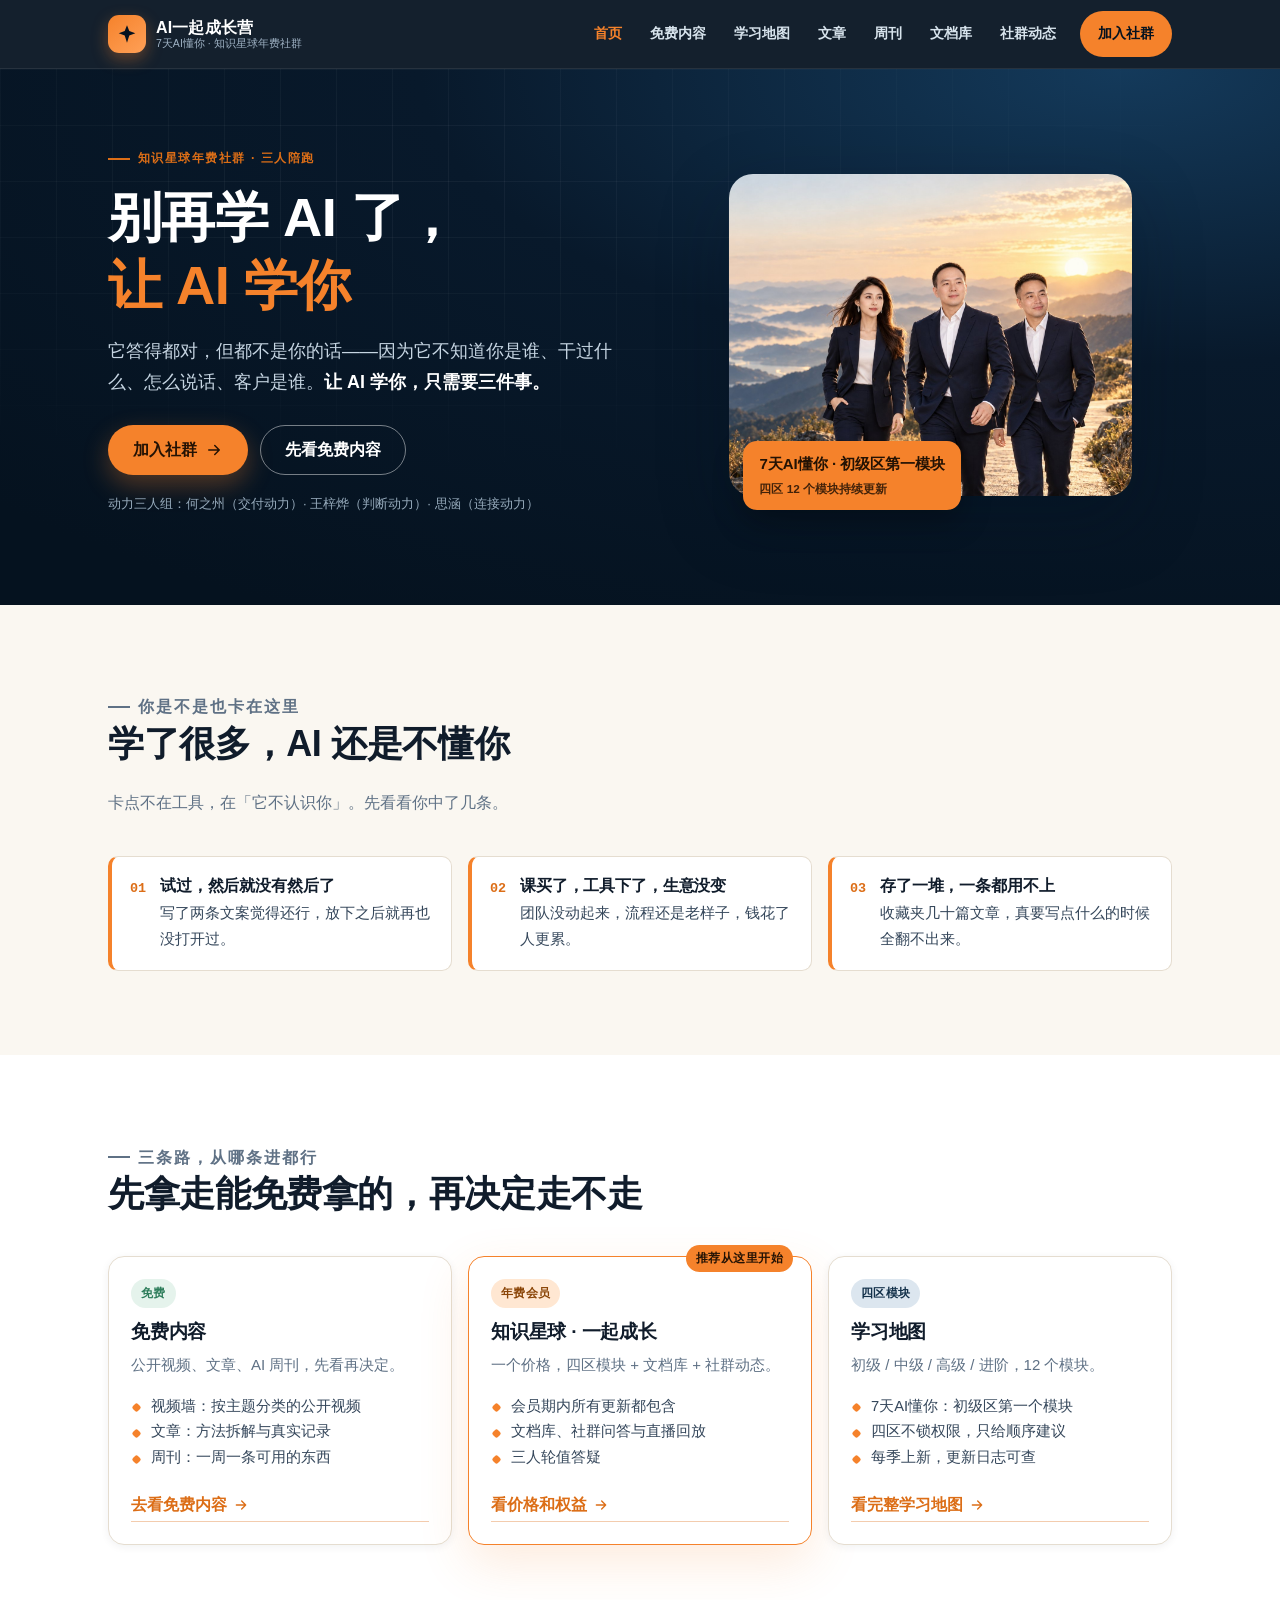
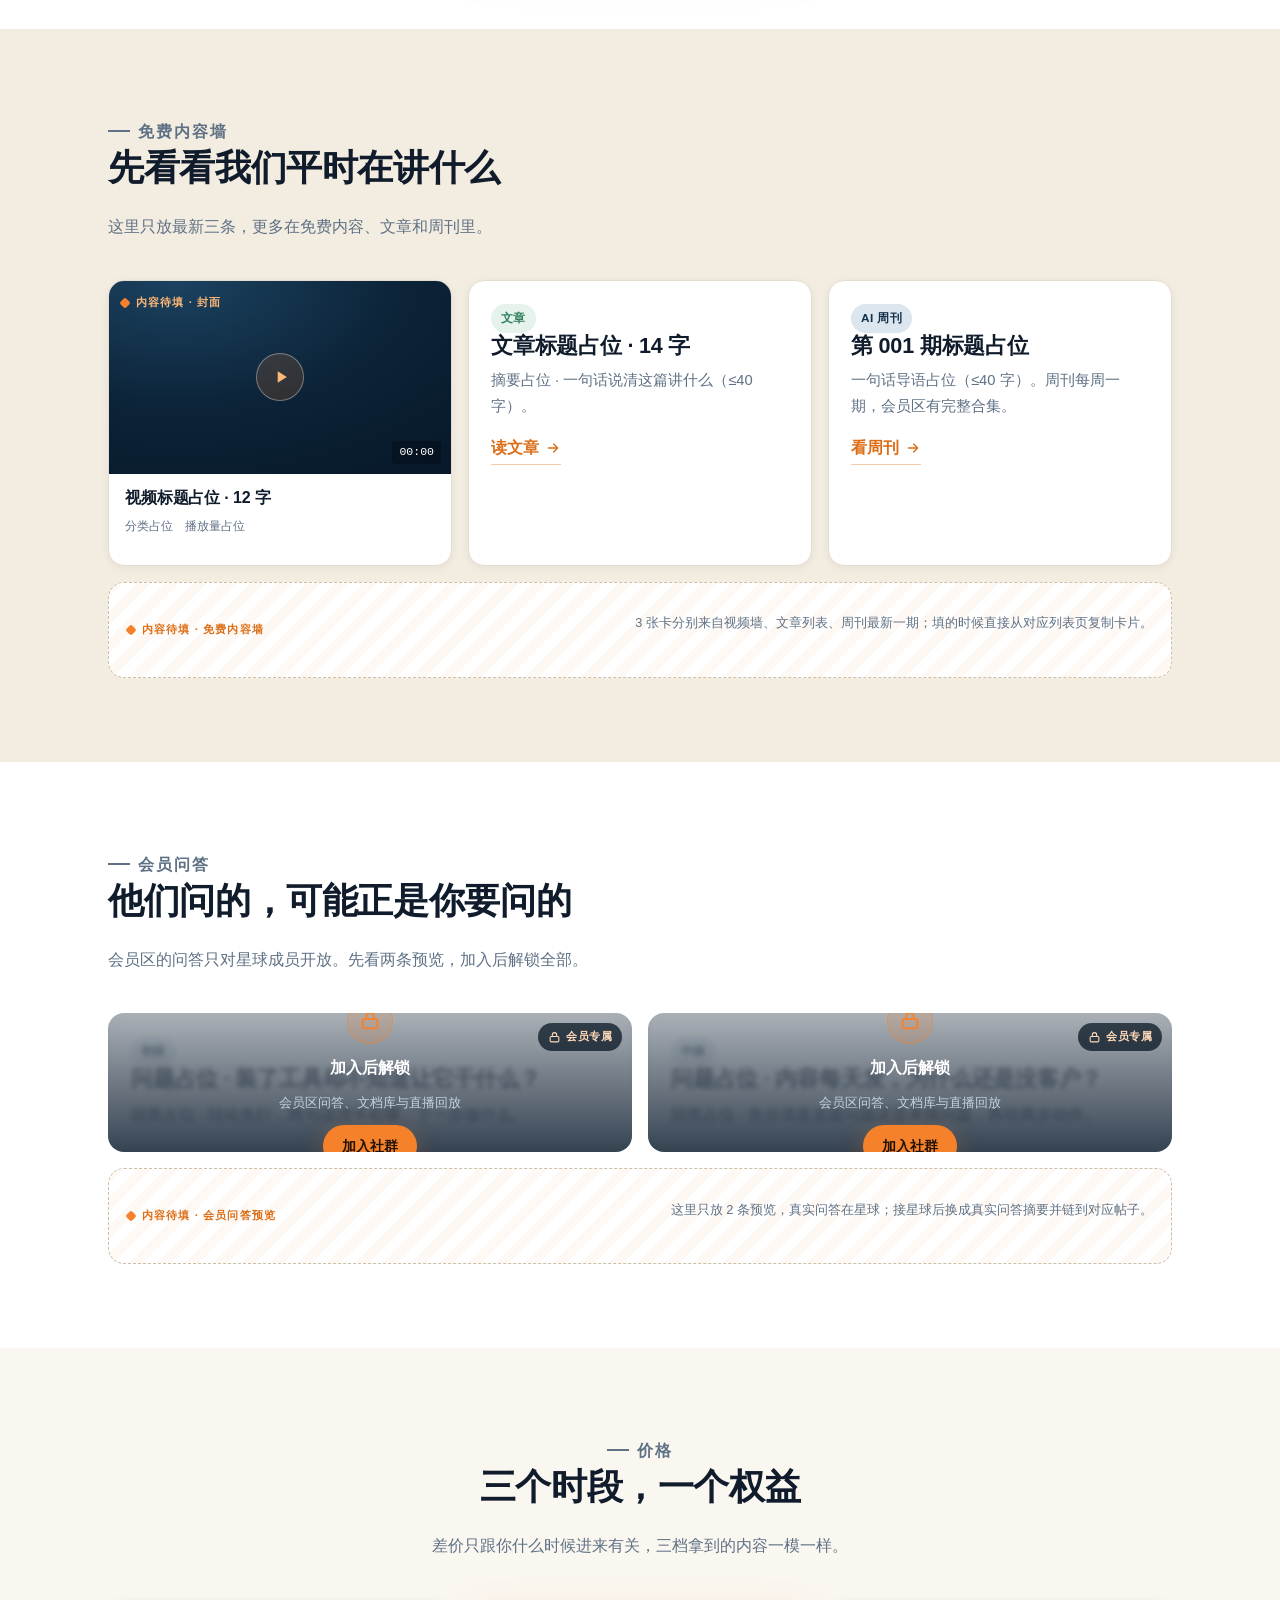
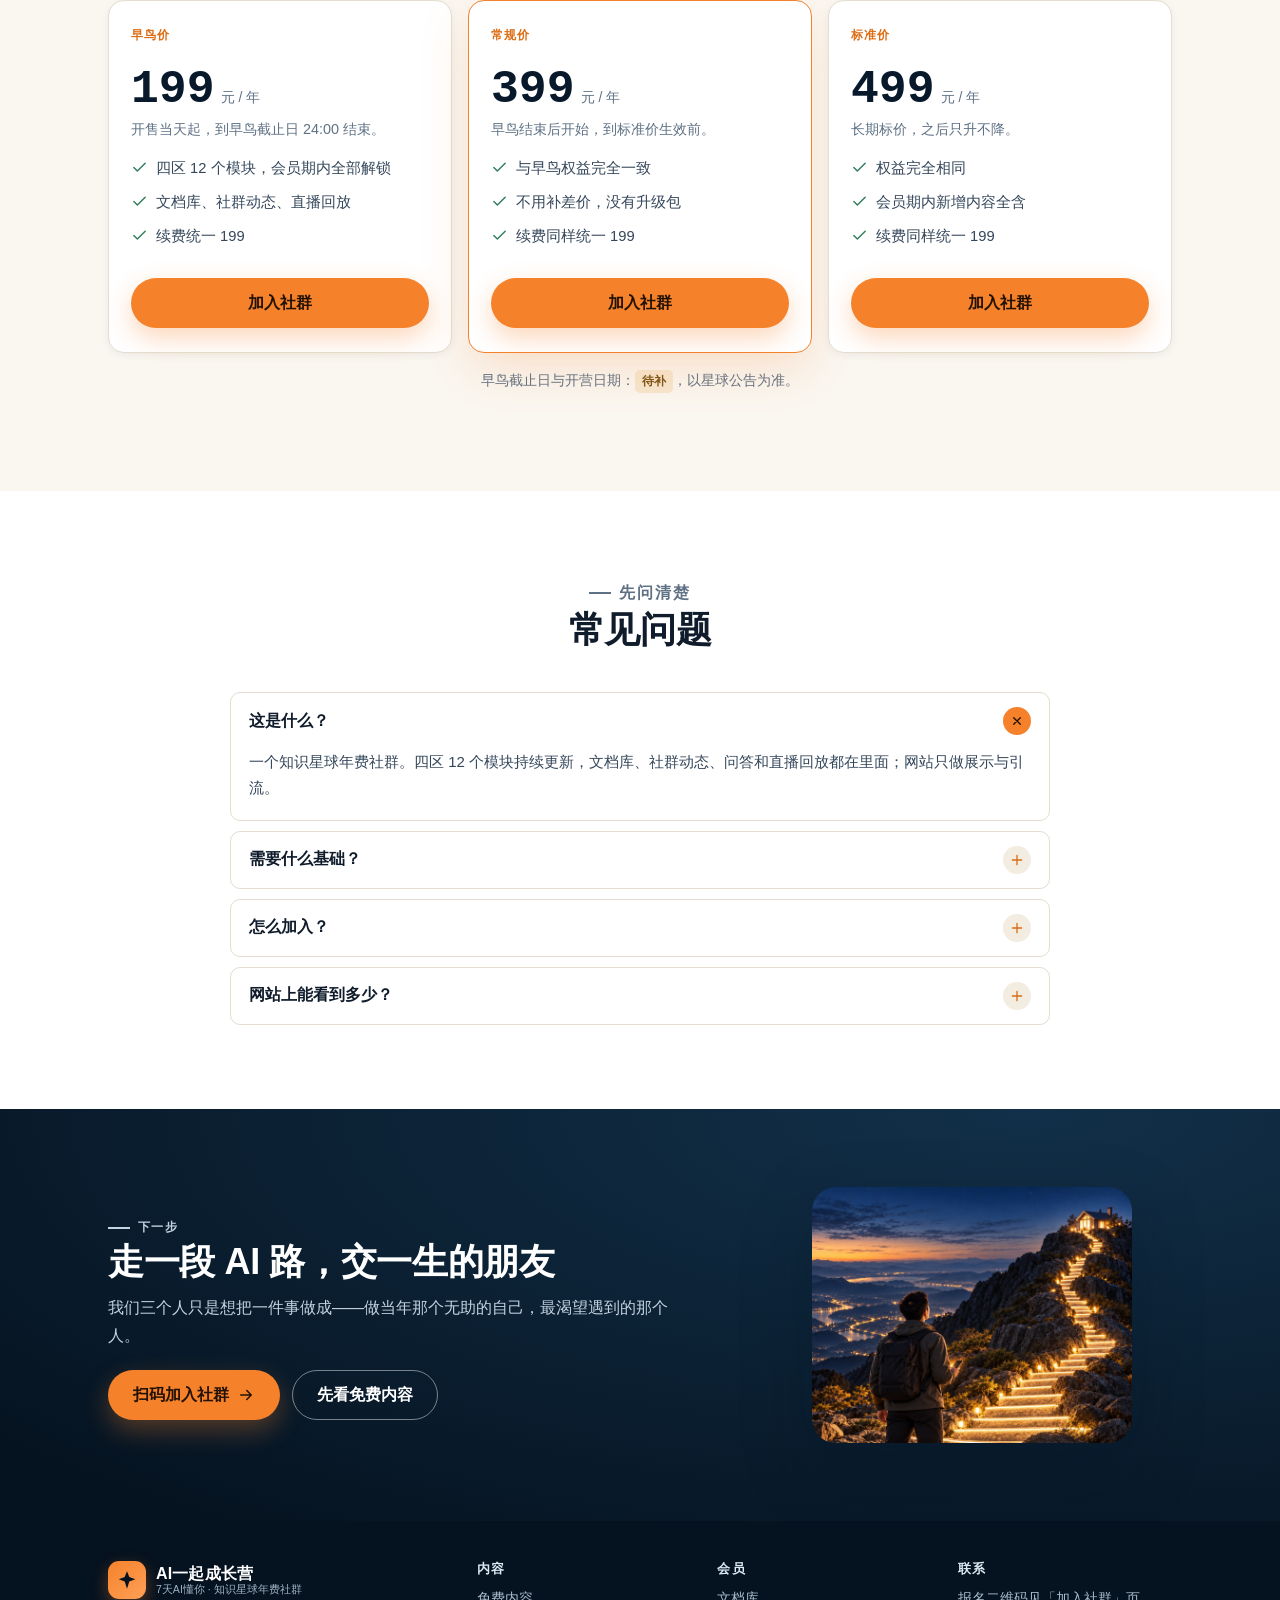
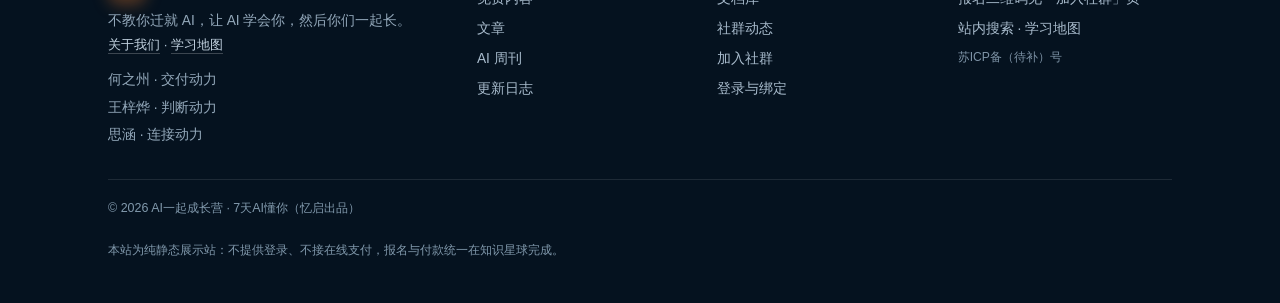
<file: index.html>
﻿<!DOCTYPE html>
<html lang="zh-CN">
<head>
<meta charset="utf-8">
<meta name="viewport" content="width=device-width, initial-scale=1">
<title>AI一起成长营｜别再学 AI 了，让 AI 学你</title>
<meta name="description" content="AI一起成长营：知识星球年费社群。三人陪跑，四区 12 个模块持续更新；免费内容、AI 周刊、文档库与社群动态都在这里。先看清楚，再决定要不要一起走。">
<link rel="canonical" href="https://hxtao1001.github.io/ai-together-site-preview/">
<meta name="theme-color" content="#08192B">
<meta property="og:type" content="website">
<meta property="og:site_name" content="AI一起成长营">
<meta property="og:title" content="AI一起成长营｜别再学 AI 了，让 AI 学你">
<meta property="og:description" content="不教你迁就 AI，让 AI 学会你，然后你们一起长。免费内容先看，年费会员再决定。">
<meta property="og:url" content="https://hxtao1001.github.io/ai-together-site-preview/">
<meta property="og:image" content="assets/img/hero-trio.jpg">
<meta property="og:image:alt" content="三个人沿着山间小路一起往上走">
<meta name="twitter:card" content="summary_large_image">
<link rel="icon" href="assets/img/favicon.svg" type="image/svg+xml">
<link rel="stylesheet" href="assets/css/style.css">
<noscript><style>.faq-a[hidden]{display:block}</style></noscript>
</head>
<body data-page="home">
<a class="skip-link" href="#main">跳到正文</a>

<header class="site-header">
  <div class="container header-inner">
    <a class="brand" href="index.html" aria-label="AI一起成长营 首页">
      <span class="brand-mark" aria-hidden="true">
        <svg viewBox="0 0 24 24" fill="currentColor"><path d="M12 2.4l2.5 6.3 6.6 2.4-6.6 2.4L12 21.6l-2.5-8.1L3 11.1l6.5-2.4L12 2.4z"/></svg>
      </span>
      <span class="brand-text">
        <strong>AI一起成长营</strong>
        <small>7天AI懂你 · 知识星球年费社群</small>
      </span>
    </a>
    <button class="nav-toggle" type="button" aria-expanded="false" aria-controls="site-nav" aria-label="打开导航菜单">
      <span></span><span></span><span></span>
    </button>
    <nav class="site-nav" id="site-nav" aria-label="主导航">
      <ul>
        <li><a href="index.html" data-nav="home">首页</a></li>
        <li><a href="videos.html" data-nav="videos">免费内容</a></li>
        <li><a href="roadmap.html" data-nav="roadmap">学习地图</a></li>
        <li><a href="articles.html" data-nav="articles">文章</a></li>
        <li><a href="weekly.html" data-nav="weekly">周刊</a></li>
        <li><a href="docs.html" data-nav="docs">文档库</a></li>
        <li><a href="feed.html" data-nav="feed">社群动态</a></li>
        <li><a class="nav-cta" href="join.html" data-nav="join">加入社群</a></li>
      </ul>
    </nav>
  </div>
</header>

<main id="main">

  <!-- Hero -->
  <section class="hero">
    <div class="container">
      <div class="hero-grid">
        <div>
          <p class="eyebrow">知识星球年费社群 · 三人陪跑</p>
          <h1>别再学 AI 了，<br><span class="hl">让 AI 学你</span></h1>
          <p class="hero-lead">它答得都对，但都不是你的话——因为它不知道你是谁、干过什么、怎么说话、客户是谁。<strong>让 AI 学你，只需要三件事。</strong></p>
          <div class="btn-row">
            <a class="btn btn--primary" href="join.html">加入社群
              <svg viewBox="0 0 24 24" fill="none" stroke="currentColor" stroke-width="2" stroke-linecap="round" stroke-linejoin="round" aria-hidden="true"><path d="M5 12h14M13 6l6 6-6 6"/></svg>
            </a>
            <a class="btn btn--outline" href="videos.html">先看免费内容</a>
          </div>
          <p class="hero-note">动力三人组：何之州（交付动力）· 王梓烨（判断动力）· 思涵（连接动力）</p>
        </div>
        <figure class="hero-figure">
          <img src="assets/img/hero-trio.jpg" width="1440" height="1080" fetchpriority="high" alt="三个人沿着山间小路一起往上走，前面是日出和云海">
          <figcaption class="hero-badge">
            <strong>7天AI懂你 · 初级区第一模块</strong>
            <span>四区 12 个模块持续更新</span>
          </figcaption>
        </figure>
      </div>
    </div>
  </section>

  <!-- 三类痛点 -->
  <section class="section section--cream">
    <div class="container">
      <div class="section-head">
        <p class="eyebrow">你是不是也卡在这里</p>
        <h2>学了很多，AI 还是不懂你</h2>
        <p>卡点不在工具，在「它不认识你」。先看看你中了几条。</p>
      </div>
      <!-- SLOT: 三类痛点卡 · 3 张；每张 = 小标题（≤12 字）+ 一句话（≤30 字） -->
      <div class="grid grid--3">
        <div class="pain">
          <span class="pain-num">01</span>
          <div>
            <h3>试过，然后就没有然后了</h3>
            <p>写了两条文案觉得还行，放下之后就再也没打开过。</p>
          </div>
        </div>
        <div class="pain">
          <span class="pain-num">02</span>
          <div>
            <h3>课买了，工具下了，生意没变</h3>
            <p>团队没动起来，流程还是老样子，钱花了人更累。</p>
          </div>
        </div>
        <div class="pain">
          <span class="pain-num">03</span>
          <div>
            <h3>存了一堆，一条都用不上</h3>
            <p>收藏夹几十篇文章，真要写点什么的时候全翻不出来。</p>
          </div>
        </div>
      </div>
    </div>
  </section>

  <!-- 三条路径 -->
  <section class="section section--white">
    <div class="container">
      <div class="section-head">
        <p class="eyebrow">三条路，从哪条进都行</p>
        <h2>先拿走能免费拿的，再决定走不走</h2>
      </div>
      <!-- SLOT: 三条路径卡 · 免费内容 / 年费会员 / 四区模块；CTA 分别指向 videos / join / roadmap -->
      <div class="grid grid--3">
        <div class="card path-card">
          <span class="tag tag--free">免费</span>
          <h3>免费内容</h3>
          <p class="path-desc">公开视频、文章、AI 周刊，先看再决定。</p>
          <ul>
            <li>视频墙：按主题分类的公开视频</li>
            <li>文章：方法拆解与真实记录</li>
            <li>周刊：一周一条可用的东西</li>
          </ul>
          <a class="text-link" href="videos.html">去看免费内容
            <svg viewBox="0 0 24 24" fill="none" stroke="currentColor" stroke-width="2" stroke-linecap="round" stroke-linejoin="round" aria-hidden="true"><path d="M5 12h14M13 6l6 6-6 6"/></svg>
          </a>
        </div>
        <div class="card path-card path-card--feature">
          <span class="path-flag">推荐从这里开始</span>
          <span class="tag">年费会员</span>
          <h3>知识星球 · 一起成长</h3>
          <p class="path-desc">一个价格，四区模块 + 文档库 + 社群动态。</p>
          <ul>
            <li>会员期内所有更新都包含</li>
            <li>文档库、社群问答与直播回放</li>
            <li>三人轮值答疑</li>
          </ul>
          <a class="text-link" href="join.html">看价格和权益
            <svg viewBox="0 0 24 24" fill="none" stroke="currentColor" stroke-width="2" stroke-linecap="round" stroke-linejoin="round" aria-hidden="true"><path d="M5 12h14M13 6l6 6-6 6"/></svg>
          </a>
        </div>
        <div class="card path-card">
          <span class="tag tag--navy">四区模块</span>
          <h3>学习地图</h3>
          <p class="path-desc">初级 / 中级 / 高级 / 进阶，12 个模块。</p>
          <ul>
            <li>7天AI懂你：初级区第一个模块</li>
            <li>四区不锁权限，只给顺序建议</li>
            <li>每季上新，更新日志可查</li>
          </ul>
          <a class="text-link" href="roadmap.html">看完整学习地图
            <svg viewBox="0 0 24 24" fill="none" stroke="currentColor" stroke-width="2" stroke-linecap="round" stroke-linejoin="round" aria-hidden="true"><path d="M5 12h14M13 6l6 6-6 6"/></svg>
          </a>
        </div>
      </div>
    </div>
  </section>

  <!-- 免费内容墙预览 -->
  <section class="section section--cream2">
    <div class="container">
      <div class="section-head">
        <p class="eyebrow">免费内容墙</p>
        <h2>先看看我们平时在讲什么</h2>
        <p>这里只放最新三条，更多在免费内容、文章和周刊里。</p>
      </div>
      <!-- SLOT: 免费内容墙预览 · 3 张卡（视频 / 文章 / 周刊各 1）；填法与对应列表页一致 -->
      <div class="grid grid--3">
        <article class="video-card">
          <div class="video-cover">
            <span class="slot-label">内容待填 · 封面</span>
            <span class="play" aria-hidden="true"><svg viewBox="0 0 24 24" fill="currentColor"><path d="M8 5v14l11-7z"/></svg></span>
            <span class="video-duration">00:00</span>
          </div>
          <div class="video-body">
            <h3 class="video-title"><a href="videos.html">视频标题占位 · 12 字</a></h3>
            <p class="video-meta"><span>分类占位</span><span>播放量占位</span></p>
          </div>
        </article>
        <article class="card">
          <span class="tag tag--free">文章</span>
          <h3>文章标题占位 · 14 字</h3>
          <p class="skill-kicker">摘要占位 · 一句话说清这篇讲什么（≤40 字）。</p>
          <a class="text-link" href="articles.html">读文章
            <svg viewBox="0 0 24 24" fill="none" stroke="currentColor" stroke-width="2" stroke-linecap="round" stroke-linejoin="round" aria-hidden="true"><path d="M5 12h14M13 6l6 6-6 6"/></svg>
          </a>
        </article>
        <article class="card">
          <span class="tag tag--navy">AI 周刊</span>
          <h3>第 001 期标题占位</h3>
          <p class="skill-kicker">一句话导语占位（≤40 字）。周刊每周一期，会员区有完整合集。</p>
          <a class="text-link" href="weekly.html">看周刊
            <svg viewBox="0 0 24 24" fill="none" stroke="currentColor" stroke-width="2" stroke-linecap="round" stroke-linejoin="round" aria-hidden="true"><path d="M5 12h14M13 6l6 6-6 6"/></svg>
          </a>
        </article>
      </div>
      <div class="slot slot--row" style="margin-top:16px">
        <span class="slot-label">内容待填 · 免费内容墙</span>
        <p class="slot-hint">3 张卡分别来自视频墙、文章列表、周刊最新一期；填的时候直接从对应列表页复制卡片。</p>
      </div>
    </div>
  </section>

  <!-- 会员问答预览（锁） -->
  <section class="section section--white">
    <div class="container">
      <div class="section-head">
        <p class="eyebrow">会员问答</p>
        <h2>他们问的，可能正是你要问的</h2>
        <p>会员区的问答只对星球成员开放。先看两条预览，加入后解锁全部。</p>
      </div>
      <!-- SLOT: 会员问答预览 · 2 条；问题（≤20 字）+ 结论式回答（≤80 字），真实问答放会员区 -->
      <div class="grid grid--2">
        <div class="locked">
          <div class="locked-content card">
            <span class="tag tag--navy">初级</span>
            <h3>问题占位 · 装了工具却不知道让它干什么？</h3>
            <p>回答占位 · 结论先行，两句说清卡在哪、下一步做什么。</p>
          </div>
          <span class="lock-badge">
            <svg viewBox="0 0 24 24" fill="none" stroke="currentColor" stroke-width="2" stroke-linecap="round" stroke-linejoin="round" aria-hidden="true"><rect x="4" y="10" width="16" height="10" rx="2"/><path d="M8 10V7a4 4 0 0 1 8 0v3"/></svg>
            会员专属
          </span>
          <div class="lock-overlay">
            <span class="lock-icon" aria-hidden="true"><svg viewBox="0 0 24 24" fill="none" stroke="currentColor" stroke-width="2" stroke-linecap="round" stroke-linejoin="round"><rect x="4" y="10" width="16" height="10" rx="2"/><path d="M8 10V7a4 4 0 0 1 8 0v3"/></svg></span>
            <strong>加入后解锁</strong>
            <p>会员区问答、文档库与直播回放</p>
            <a class="btn btn--primary btn--sm" href="join.html">加入社群</a>
          </div>
        </div>
        <div class="locked">
          <div class="locked-content card">
            <span class="tag tag--navy">中级</span>
            <h3>问题占位 · 内容每天发，为什么还是没客户？</h3>
            <p>回答占位 · 先分清是选题问题还是承接问题，再给两步动作。</p>
          </div>
          <span class="lock-badge">
            <svg viewBox="0 0 24 24" fill="none" stroke="currentColor" stroke-width="2" stroke-linecap="round" stroke-linejoin="round" aria-hidden="true"><rect x="4" y="10" width="16" height="10" rx="2"/><path d="M8 10V7a4 4 0 0 1 8 0v3"/></svg>
            会员专属
          </span>
          <div class="lock-overlay">
            <span class="lock-icon" aria-hidden="true"><svg viewBox="0 0 24 24" fill="none" stroke="currentColor" stroke-width="2" stroke-linecap="round" stroke-linejoin="round"><rect x="4" y="10" width="16" height="10" rx="2"/><path d="M8 10V7a4 4 0 0 1 8 0v3"/></svg></span>
            <strong>加入后解锁</strong>
            <p>会员区问答、文档库与直播回放</p>
            <a class="btn btn--primary btn--sm" href="join.html">加入社群</a>
          </div>
        </div>
      </div>
      <div class="slot slot--row" style="margin-top:16px">
        <span class="slot-label">内容待填 · 会员问答预览</span>
        <p class="slot-hint">这里只放 2 条预览，真实问答在星球；接星球后换成真实问答摘要并链到对应帖子。</p>
      </div>
    </div>
  </section>

  <!-- 价格三档 -->
  <section class="section section--cream" id="price">
    <div class="container">
      <div class="section-head section-head--center">
        <p class="eyebrow">价格</p>
        <h2>三个时段，一个权益</h2>
        <p>差价只跟你什么时候进来有关，三档拿到的内容一模一样。</p>
      </div>
      <!-- SLOT: 价格三档 · 数值以框架 03 为准；改价时三处同步 -->
      <div class="price-grid">
        <div class="price">
          <p class="price-stage">早鸟价</p>
          <p class="price-amount"><b>199</b><span>元 / 年</span></p>
          <p class="price-desc">开售当天起，到早鸟截止日 24:00 结束。</p>
          <ul>
            <li><svg viewBox="0 0 24 24" fill="none" stroke="currentColor" stroke-width="2" stroke-linecap="round" stroke-linejoin="round" aria-hidden="true"><path d="M20 6 9 17l-5-5"/></svg>四区 12 个模块，会员期内全部解锁</li>
            <li><svg viewBox="0 0 24 24" fill="none" stroke="currentColor" stroke-width="2" stroke-linecap="round" stroke-linejoin="round" aria-hidden="true"><path d="M20 6 9 17l-5-5"/></svg>文档库、社群动态、直播回放</li>
            <li><svg viewBox="0 0 24 24" fill="none" stroke="currentColor" stroke-width="2" stroke-linecap="round" stroke-linejoin="round" aria-hidden="true"><path d="M20 6 9 17l-5-5"/></svg>续费统一 199</li>
          </ul>
          <a class="btn btn--primary btn--block" href="join.html">加入社群</a>
        </div>
        <div class="price price--feature">
          <p class="price-stage">常规价</p>
          <p class="price-amount"><b>399</b><span>元 / 年</span></p>
          <p class="price-desc">早鸟结束后开始，到标准价生效前。</p>
          <ul>
            <li><svg viewBox="0 0 24 24" fill="none" stroke="currentColor" stroke-width="2" stroke-linecap="round" stroke-linejoin="round" aria-hidden="true"><path d="M20 6 9 17l-5-5"/></svg>与早鸟权益完全一致</li>
            <li><svg viewBox="0 0 24 24" fill="none" stroke="currentColor" stroke-width="2" stroke-linecap="round" stroke-linejoin="round" aria-hidden="true"><path d="M20 6 9 17l-5-5"/></svg>不用补差价，没有升级包</li>
            <li><svg viewBox="0 0 24 24" fill="none" stroke="currentColor" stroke-width="2" stroke-linecap="round" stroke-linejoin="round" aria-hidden="true"><path d="M20 6 9 17l-5-5"/></svg>续费同样统一 199</li>
          </ul>
          <a class="btn btn--primary btn--block" href="join.html">加入社群</a>
        </div>
        <div class="price">
          <p class="price-stage">标准价</p>
          <p class="price-amount"><b>499</b><span>元 / 年</span></p>
          <p class="price-desc">长期标价，之后只升不降。</p>
          <ul>
            <li><svg viewBox="0 0 24 24" fill="none" stroke="currentColor" stroke-width="2" stroke-linecap="round" stroke-linejoin="round" aria-hidden="true"><path d="M20 6 9 17l-5-5"/></svg>权益完全相同</li>
            <li><svg viewBox="0 0 24 24" fill="none" stroke="currentColor" stroke-width="2" stroke-linecap="round" stroke-linejoin="round" aria-hidden="true"><path d="M20 6 9 17l-5-5"/></svg>会员期内新增内容全含</li>
            <li><svg viewBox="0 0 24 24" fill="none" stroke="currentColor" stroke-width="2" stroke-linecap="round" stroke-linejoin="round" aria-hidden="true"><path d="M20 6 9 17l-5-5"/></svg>续费同样统一 199</li>
          </ul>
          <a class="btn btn--primary btn--block" href="join.html">加入社群</a>
        </div>
      </div>
      <p class="price-note">早鸟截止日与开营日期：<span class="tbd">待补</span>，以星球公告为准。</p>
    </div>
  </section>

  <!-- FAQ -->
  <section class="section section--white" id="faq">
    <div class="container">
      <div class="section-head section-head--center">
        <p class="eyebrow">先问清楚</p>
        <h2>常见问题</h2>
      </div>
      <!-- SLOT: FAQ · 4 条骨架；完整 FAQ 在 join.html -->
      <div class="faq">
        <div class="faq-item">
          <button class="faq-q" type="button" aria-expanded="true" aria-controls="faq-1" id="faq-1-btn">
            这是什么？
            <span class="faq-icon" aria-hidden="true"><svg viewBox="0 0 24 24" fill="none" stroke="currentColor" stroke-width="2" stroke-linecap="round"><path d="M12 5v14M5 12h14"/></svg></span>
          </button>
          <div class="faq-a" id="faq-1" role="region" aria-labelledby="faq-1-btn">
            <p>一个知识星球年费社群。四区 12 个模块持续更新，文档库、社群动态、问答和直播回放都在里面；网站只做展示与引流。</p>
          </div>
        </div>
        <div class="faq-item">
          <button class="faq-q" type="button" aria-expanded="false" aria-controls="faq-2" id="faq-2-btn">
            需要什么基础？
            <span class="faq-icon" aria-hidden="true"><svg viewBox="0 0 24 24" fill="none" stroke="currentColor" stroke-width="2" stroke-linecap="round"><path d="M12 5v14M5 12h14"/></svg></span>
          </button>
          <div class="faq-a" id="faq-2" role="region" aria-labelledby="faq-2-btn" hidden>
            <p>一台电脑、愿意动手就行。从初级区第一个模块「7天AI懂你」开始，一天一个动作、一份交付，照着走。</p>
          </div>
        </div>
        <div class="faq-item">
          <button class="faq-q" type="button" aria-expanded="false" aria-controls="faq-3" id="faq-3-btn">
            怎么加入？
            <span class="faq-icon" aria-hidden="true"><svg viewBox="0 0 24 24" fill="none" stroke="currentColor" stroke-width="2" stroke-linecap="round"><path d="M12 5v14M5 12h14"/></svg></span>
          </button>
          <div class="faq-a" id="faq-3" role="region" aria-labelledby="faq-3-btn" hidden>
            <p>扫码进知识星球、在星球内付款即可。网站不登录、不支付，只有这一条加入通道。</p>
          </div>
        </div>
        <div class="faq-item">
          <button class="faq-q" type="button" aria-expanded="false" aria-controls="faq-4" id="faq-4-btn">
            网站上能看到多少？
            <span class="faq-icon" aria-hidden="true"><svg viewBox="0 0 24 24" fill="none" stroke="currentColor" stroke-width="2" stroke-linecap="round"><path d="M12 5v14M5 12h14"/></svg></span>
          </button>
          <div class="faq-a" id="faq-4" role="region" aria-labelledby="faq-4-btn" hidden>
            <p>免费内容、文章、周刊、学习地图和关于我们全部公开；文档库与社群动态是会员锁定区，加入后解锁。</p>
          </div>
        </div>
      </div>
    </div>
  </section>

  <!-- 收尾 CTA -->
  <section class="cta-band">
    <div class="container cta-band-inner">
      <div>
        <p class="eyebrow">下一步</p>
        <h2>走一段 AI 路，交一生的朋友</h2>
        <p>我们三个人只是想把一件事做成——做当年那个无助的自己，最渴望遇到的那个人。</p>
        <div class="btn-row">
          <a class="btn btn--primary" href="join.html">扫码加入社群
            <svg viewBox="0 0 24 24" fill="none" stroke="currentColor" stroke-width="2" stroke-linecap="round" stroke-linejoin="round" aria-hidden="true"><path d="M5 12h14M13 6l6 6-6 6"/></svg>
          </a>
          <a class="btn btn--outline" href="videos.html">先看免费内容</a>
        </div>
      </div>
      <figure class="hero-figure" style="max-width:320px;justify-self:end">
        <img src="assets/img/climb-stairs.jpg" width="1440" height="1080" loading="lazy" decoding="async" alt="一个人站在石阶下，往山顶亮着灯的小屋看">
      </figure>
    </div>
  </section>
</main>

<footer class="site-footer">
  <div class="container">
    <div class="footer-top">
      <div class="footer-brand">
        <a class="brand" href="index.html" aria-label="AI一起成长营 首页">
          <span class="brand-mark" aria-hidden="true">
            <svg viewBox="0 0 24 24" fill="currentColor"><path d="M12 2.4l2.5 6.3 6.6 2.4-6.6 2.4L12 21.6l-2.5-8.1L3 11.1l6.5-2.4L12 2.4z"/></svg>
          </span>
          <span class="brand-text"><strong>AI一起成长营</strong><small>7天AI懂你 · 知识星球年费社群</small></span>
        </a>
        <p>不教你迁就 AI，让 AI 学会你，然后你们一起长。</p>
        <p class="footer-links"><a href="about.html">关于我们</a> · <a href="roadmap.html">学习地图</a></p>
        <p class="footer-people">何之州 · 交付动力<br>王梓烨 · 判断动力<br>思涵 · 连接动力</p>
      </div>
      <div class="footer-col">
        <h2>内容</h2>
        <ul>
          <li><a href="videos.html">免费内容</a></li>
          <li><a href="articles.html">文章</a></li>
          <li><a href="weekly.html">AI 周刊</a></li>
          <li><a href="changelog.html">更新日志</a></li>
        </ul>
      </div>
      <div class="footer-col">
        <h2>会员</h2>
        <ul>
          <li><a href="docs.html">文档库</a></li>
          <li><a href="feed.html">社群动态</a></li>
          <li><a href="join.html">加入社群</a></li>
          <li><a href="login.html">登录与绑定</a></li>
        </ul>
      </div>
      <div class="footer-col">
        <h2>联系</h2>
        <p>报名二维码见「加入社群」页</p>
        <p><a href="search.html">站内搜索</a> · <a href="roadmap.html">学习地图</a></p>
        <p class="footer-icp"><a href="#">苏ICP备（待补）号</a></p>
      </div>
    </div>
    <div class="footer-bottom">
      <p>© <span data-year>2026</span> AI一起成长营 · 7天AI懂你（忆启出品）</p>
      <p>本站为纯静态展示站：不提供登录、不接在线支付，报名与付款统一在知识星球完成。</p>
    </div>
  </div>
</footer>

<script src="assets/js/site.js" defer></script>
</body>
</html>
</file>
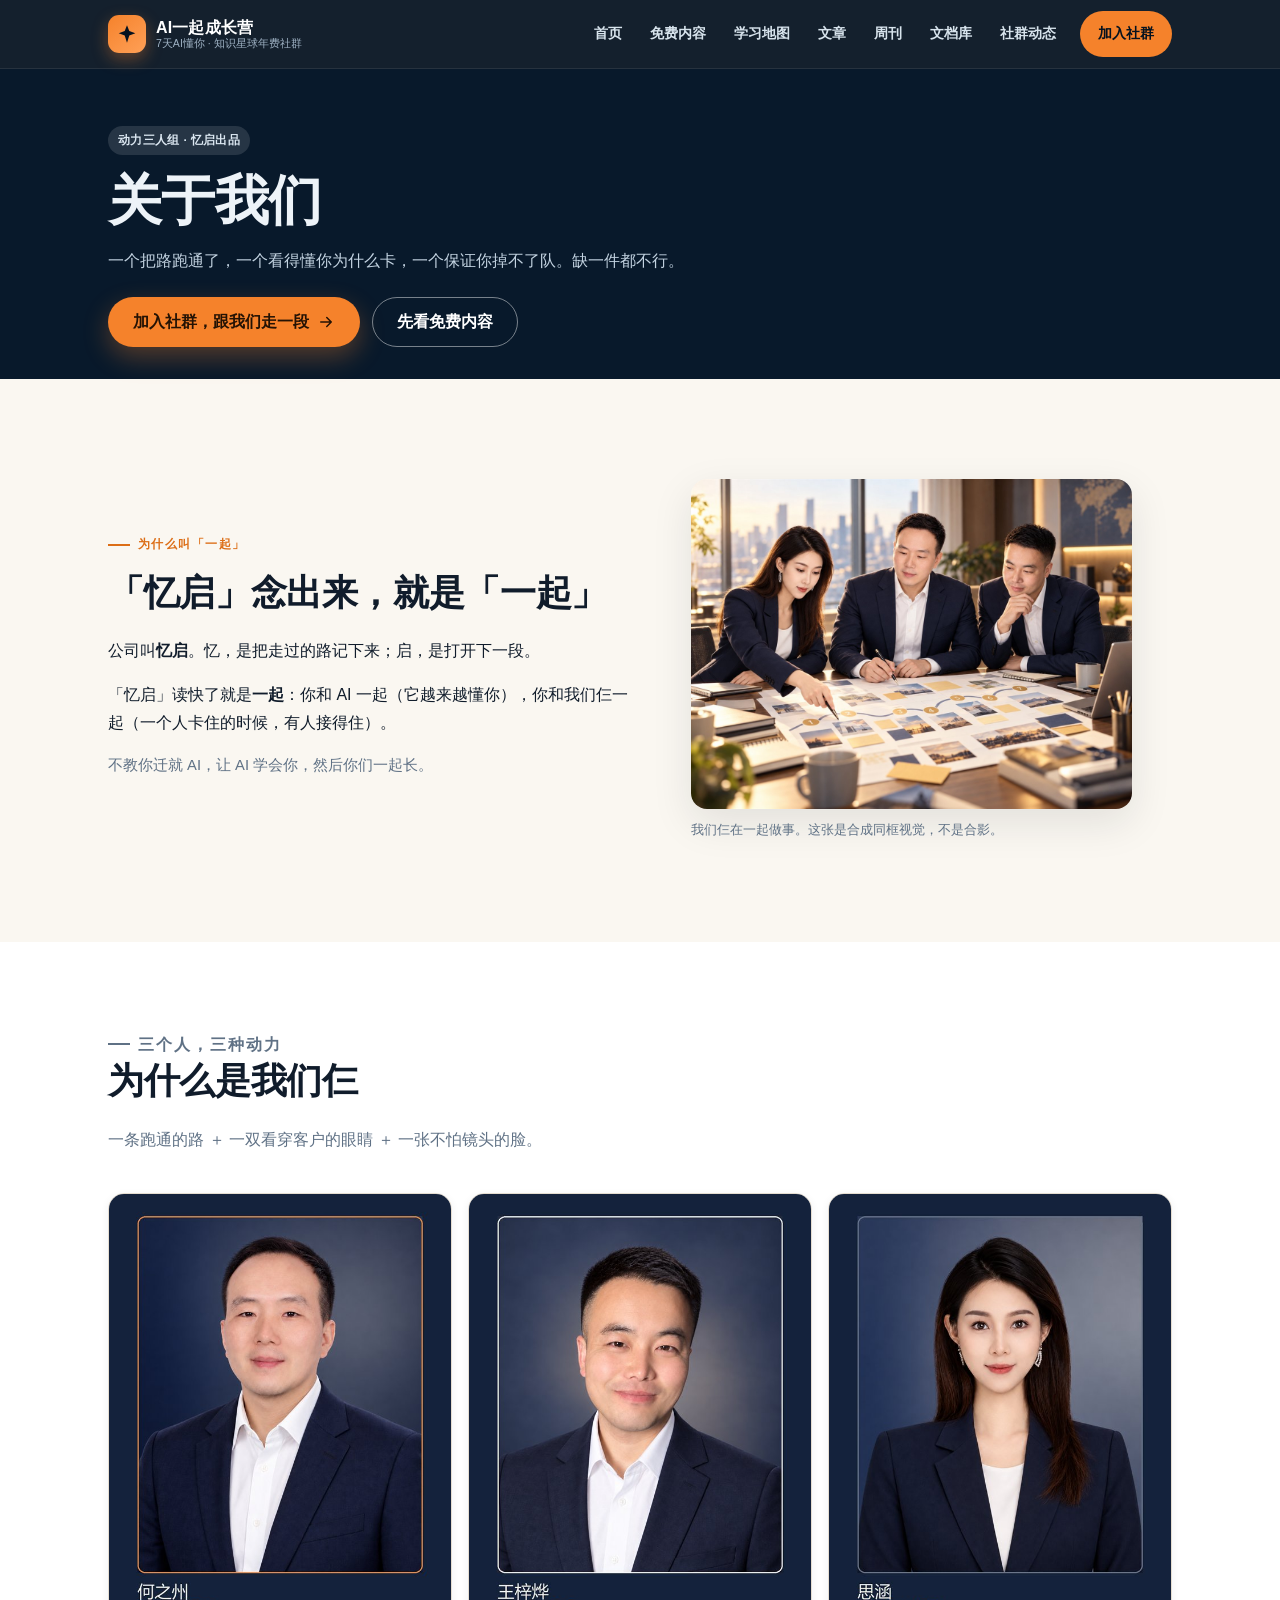
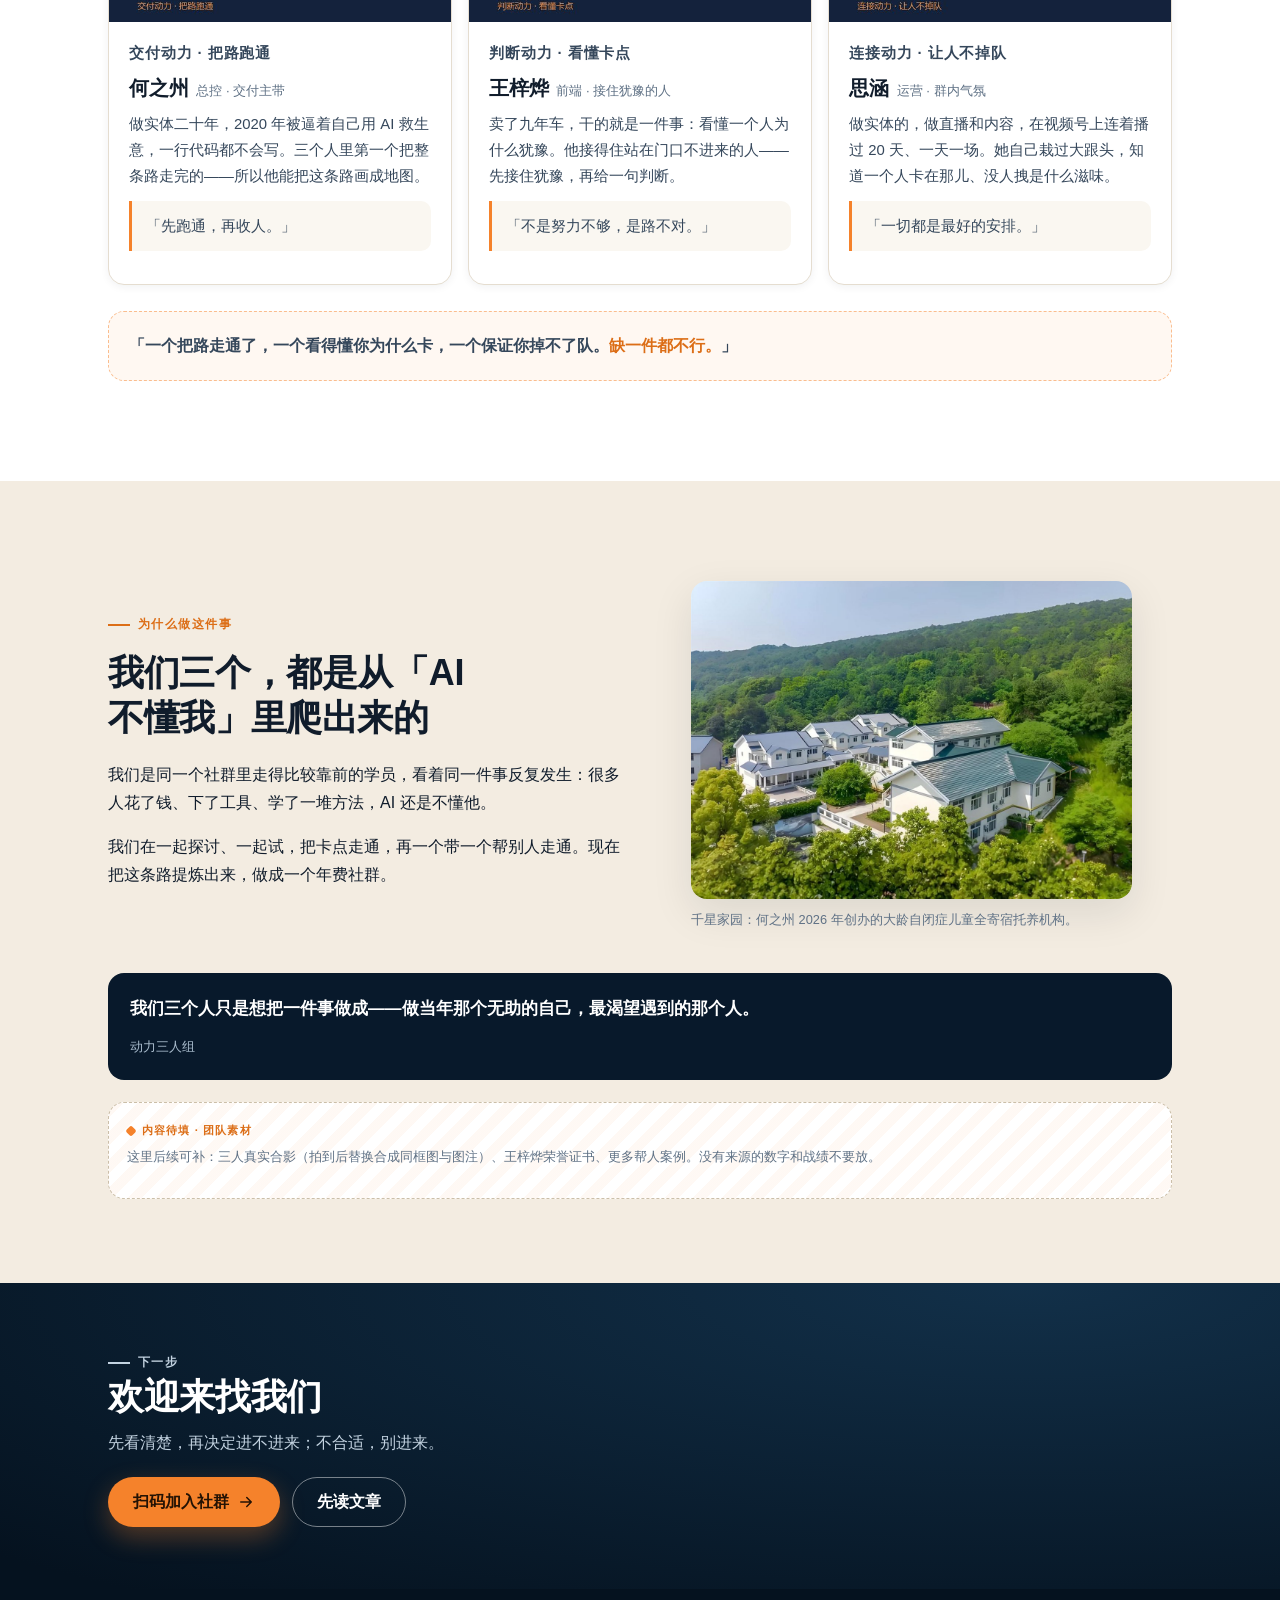
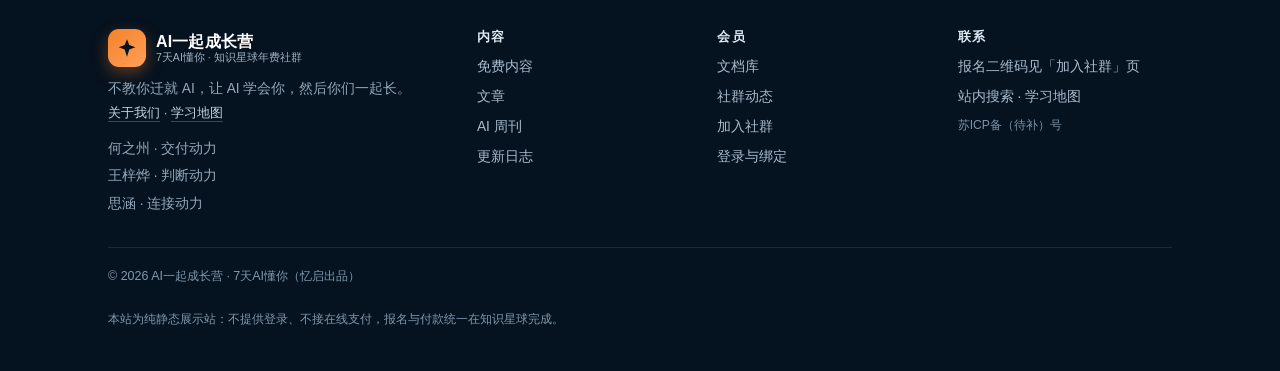
<file: about.html>
﻿<!DOCTYPE html>
<html lang="zh-CN">
<head>
<meta charset="utf-8">
<meta name="viewport" content="width=device-width, initial-scale=1">
<title>关于我们｜动力三人组与忆启 · AI一起成长营</title>
<meta name="description" content="忆启出品：何之州（交付动力）、王梓烨（判断动力）、思涵（连接动力）。一个把路跑通了，一个看得懂你为什么卡，一个保证你掉不了队。">
<link rel="canonical" href="https://hxtao1001.github.io/ai-together-site-preview/about.html">
<meta name="theme-color" content="#08192B">
<meta property="og:type" content="website">
<meta property="og:site_name" content="AI一起成长营">
<meta property="og:title" content="关于我们｜动力三人组与忆启">
<meta property="og:description" content="一个把路跑通了，一个看得懂你为什么卡，一个保证你掉不了队。">
<meta property="og:url" content="https://hxtao1001.github.io/ai-together-site-preview/about.html">
<meta property="og:image" content="assets/img/trio-discuss.jpg">
<meta property="og:image:alt" content="三个人围坐在桌前一起看材料">
<meta name="twitter:card" content="summary_large_image">
<link rel="icon" href="assets/img/favicon.svg" type="image/svg+xml">
<link rel="stylesheet" href="assets/css/style.css">
</head>
<body data-page="about">
<a class="skip-link" href="#main">跳到正文</a>

<header class="site-header">
  <div class="container header-inner">
    <a class="brand" href="index.html" aria-label="AI一起成长营 首页">
      <span class="brand-mark" aria-hidden="true">
        <svg viewBox="0 0 24 24" fill="currentColor"><path d="M12 2.4l2.5 6.3 6.6 2.4-6.6 2.4L12 21.6l-2.5-8.1L3 11.1l6.5-2.4L12 2.4z"/></svg>
      </span>
      <span class="brand-text">
        <strong>AI一起成长营</strong>
        <small>7天AI懂你 · 知识星球年费社群</small>
      </span>
    </a>
    <button class="nav-toggle" type="button" aria-expanded="false" aria-controls="site-nav" aria-label="打开导航菜单">
      <span></span><span></span><span></span>
    </button>
    <nav class="site-nav" id="site-nav" aria-label="主导航">
      <ul>
        <li><a href="index.html" data-nav="home">首页</a></li>
        <li><a href="videos.html" data-nav="videos">免费内容</a></li>
        <li><a href="roadmap.html" data-nav="roadmap">学习地图</a></li>
        <li><a href="articles.html" data-nav="articles">文章</a></li>
        <li><a href="weekly.html" data-nav="weekly">周刊</a></li>
        <li><a href="docs.html" data-nav="docs">文档库</a></li>
        <li><a href="feed.html" data-nav="feed">社群动态</a></li>
        <li><a class="nav-cta" href="join.html" data-nav="join">加入社群</a></li>
      </ul>
    </nav>
  </div>
</header>

<main id="main">
  <section class="page-head">
    <div class="container">
      <span class="tag tag--dark">动力三人组 · 忆启出品</span>
      <h1>关于我们</h1>
      <p>一个把路跑通了，一个看得懂你为什么卡，一个保证你掉不了队。缺一件都不行。</p>
      <div class="btn-row" style="margin-top:22px">
        <a class="btn btn--primary" href="join.html">加入社群，跟我们走一段
          <svg viewBox="0 0 24 24" fill="none" stroke="currentColor" stroke-width="2" stroke-linecap="round" stroke-linejoin="round" aria-hidden="true"><path d="M5 12h14M13 6l6 6-6 6"/></svg>
        </a>
        <a class="btn btn--outline" href="videos.html">先看免费内容</a>
      </div>
    </div>
  </section>

  <section class="section section--cream">
    <div class="container">
      <div class="about-grid">
        <div>
          <p class="eyebrow">为什么叫「一起」</p>
          <h2>「忆启」念出来，就是「一起」</h2>
          <p>公司叫<strong>忆启</strong>。忆，是把走过的路记下来；启，是打开下一段。</p>
          <p>「忆启」读快了就是<strong>一起</strong>：你和 AI 一起（它越来越懂你），你和我们仨一起（一个人卡住的时候，有人接得住）。</p>
          <p class="skill-kicker">不教你迁就 AI，让 AI 学会你，然后你们一起长。</p>
        </div>
        <figure class="about-figure">
          <img src="assets/img/trio-discuss.jpg" width="1200" height="900" loading="lazy" decoding="async" alt="三个人围着桌子一起看材料、讨论">
          <figcaption>我们仨在一起做事。这张是合成同框视觉，不是合影。</figcaption>
        </figure>
      </div>
    </div>
  </section>

  <section class="section section--white">
    <div class="container">
      <div class="section-head">
        <p class="eyebrow">三个人，三种动力</p>
        <h2>为什么是我们仨</h2>
        <p>一条跑通的路 ＋ 一双看穿客户的眼睛 ＋ 一张不怕镜头的脸。</p>
      </div>
      <!-- SLOT: 三人介绍 · 每人一段（≤120 字）+ 一句原话；详细履历与素材另行补充 -->
      <div class="grid grid--3">
        <article class="person">
          <img src="assets/img/person-he.jpg" width="600" height="750" loading="lazy" decoding="async" alt="何之州，穿深色西装，背景是深蓝色">
          <div class="person-body">
            <p class="person-role">交付动力 · 把路跑通</p>
            <div class="person-name"><h3>何之州</h3><small>总控 · 交付主带</small></div>
            <p>做实体二十年，2020 年被逼着自己用 AI 救生意，一行代码都不会写。三个人里第一个把整条路走完的——所以他能把这条路画成地图。</p>
            <p class="person-quote">「先跑通，再收人。」</p>
          </div>
        </article>
        <article class="person">
          <img src="assets/img/person-wang.jpg" width="600" height="750" loading="lazy" decoding="async" alt="王梓烨，穿深色西装，微笑看向镜头">
          <div class="person-body">
            <p class="person-role">判断动力 · 看懂卡点</p>
            <div class="person-name"><h3>王梓烨</h3><small>前端 · 接住犹豫的人</small></div>
            <p>卖了九年车，干的就是一件事：看懂一个人为什么犹豫。他接得住站在门口不进来的人——先接住犹豫，再给一句判断。</p>
            <p class="person-quote">「不是努力不够，是路不对。」</p>
          </div>
        </article>
        <article class="person">
          <img src="assets/img/person-si.jpg" width="600" height="750" loading="lazy" decoding="async" alt="思涵，穿藏青色西装，长发，背景是深蓝色">
          <div class="person-body">
            <p class="person-role">连接动力 · 让人不掉队</p>
            <div class="person-name"><h3>思涵</h3><small>运营 · 群内气氛</small></div>
            <p>做实体的，做直播和内容，在视频号上连着播过 20 天、一天一场。她自己栽过大跟头，知道一个人卡在那儿、没人拽是什么滋味。</p>
            <p class="person-quote">「一切都是最好的安排。」</p>
          </div>
        </article>
      </div>
      <p class="combo-line">「一个把路走通了，一个看得懂你为什么卡，一个保证你掉不了队。<strong>缺一件都不行。</strong>」</p>
    </div>
  </section>

  <section class="section section--cream2">
    <div class="container">
      <div class="about-grid">
        <div>
          <p class="eyebrow">为什么做这件事</p>
          <h2>我们三个，都是从「AI 不懂我」里爬出来的</h2>
          <p>我们是同一个社群里走得比较靠前的学员，看着同一件事反复发生：很多人花了钱、下了工具、学了一堆方法，AI 还是不懂他。</p>
          <p>我们在一起探讨、一起试，把卡点走通，再一个带一个帮别人走通。现在把这条路提炼出来，做成一个年费社群。</p>
        </div>
        <!-- SLOT: 千星家园实景 · 如果用这张图，图注写清「千星家园：何之州创办的托养机构」 -->
        <figure class="about-figure">
          <img src="assets/img/qianxing.jpg" width="1200" height="866" loading="lazy" decoding="async" alt="千星家园的白色建筑和院子，周围有绿树">
          <figcaption>千星家园：何之州 2026 年创办的大龄自闭症儿童全寄宿托养机构。</figcaption>
        </figure>
      </div>
      <blockquote class="quote-card" style="margin-top:26px">
        我们三个人只是想把一件事做成——做当年那个无助的自己，最渴望遇到的那个人。
        <cite>动力三人组</cite>
      </blockquote>
      <div class="slot" style="margin-top:22px">
        <span class="slot-label">内容待填 · 团队素材</span>
        <p class="slot-hint">这里后续可补：三人真实合影（拍到后替换合成同框图与图注）、王梓烨荣誉证书、更多帮人案例。没有来源的数字和战绩不要放。</p>
      </div>
    </div>
  </section>

  <section class="cta-band">
    <div class="container cta-band-inner">
      <div>
        <p class="eyebrow">下一步</p>
        <h2>欢迎来找我们</h2>
        <p>先看清楚，再决定进不进来；不合适，别进来。</p>
        <div class="btn-row">
          <a class="btn btn--primary" href="join.html">扫码加入社群
            <svg viewBox="0 0 24 24" fill="none" stroke="currentColor" stroke-width="2" stroke-linecap="round" stroke-linejoin="round" aria-hidden="true"><path d="M5 12h14M13 6l6 6-6 6"/></svg>
          </a>
          <a class="btn btn--outline" href="articles.html">先读文章</a>
        </div>
      </div>
    </div>
  </section>
</main>

<footer class="site-footer">
  <div class="container">
    <div class="footer-top">
      <div class="footer-brand">
        <a class="brand" href="index.html" aria-label="AI一起成长营 首页">
          <span class="brand-mark" aria-hidden="true">
            <svg viewBox="0 0 24 24" fill="currentColor"><path d="M12 2.4l2.5 6.3 6.6 2.4-6.6 2.4L12 21.6l-2.5-8.1L3 11.1l6.5-2.4L12 2.4z"/></svg>
          </span>
          <span class="brand-text"><strong>AI一起成长营</strong><small>7天AI懂你 · 知识星球年费社群</small></span>
        </a>
        <p>不教你迁就 AI，让 AI 学会你，然后你们一起长。</p>
        <p class="footer-links"><a href="about.html">关于我们</a> · <a href="roadmap.html">学习地图</a></p>
        <p class="footer-people">何之州 · 交付动力<br>王梓烨 · 判断动力<br>思涵 · 连接动力</p>
      </div>
      <div class="footer-col">
        <h2>内容</h2>
        <ul>
          <li><a href="videos.html">免费内容</a></li>
          <li><a href="articles.html">文章</a></li>
          <li><a href="weekly.html">AI 周刊</a></li>
          <li><a href="changelog.html">更新日志</a></li>
        </ul>
      </div>
      <div class="footer-col">
        <h2>会员</h2>
        <ul>
          <li><a href="docs.html">文档库</a></li>
          <li><a href="feed.html">社群动态</a></li>
          <li><a href="join.html">加入社群</a></li>
          <li><a href="login.html">登录与绑定</a></li>
        </ul>
      </div>
      <div class="footer-col">
        <h2>联系</h2>
        <p>报名二维码见「加入社群」页</p>
        <p><a href="search.html">站内搜索</a> · <a href="roadmap.html">学习地图</a></p>
        <p class="footer-icp"><a href="#">苏ICP备（待补）号</a></p>
      </div>
    </div>
    <div class="footer-bottom">
      <p>© <span data-year>2026</span> AI一起成长营 · 7天AI懂你（忆启出品）</p>
      <p>本站为纯静态展示站：不提供登录、不接在线支付，报名与付款统一在知识星球完成。</p>
    </div>
  </div>
</footer>

<script src="assets/js/site.js" defer></script>
</body>
</html>
</file>
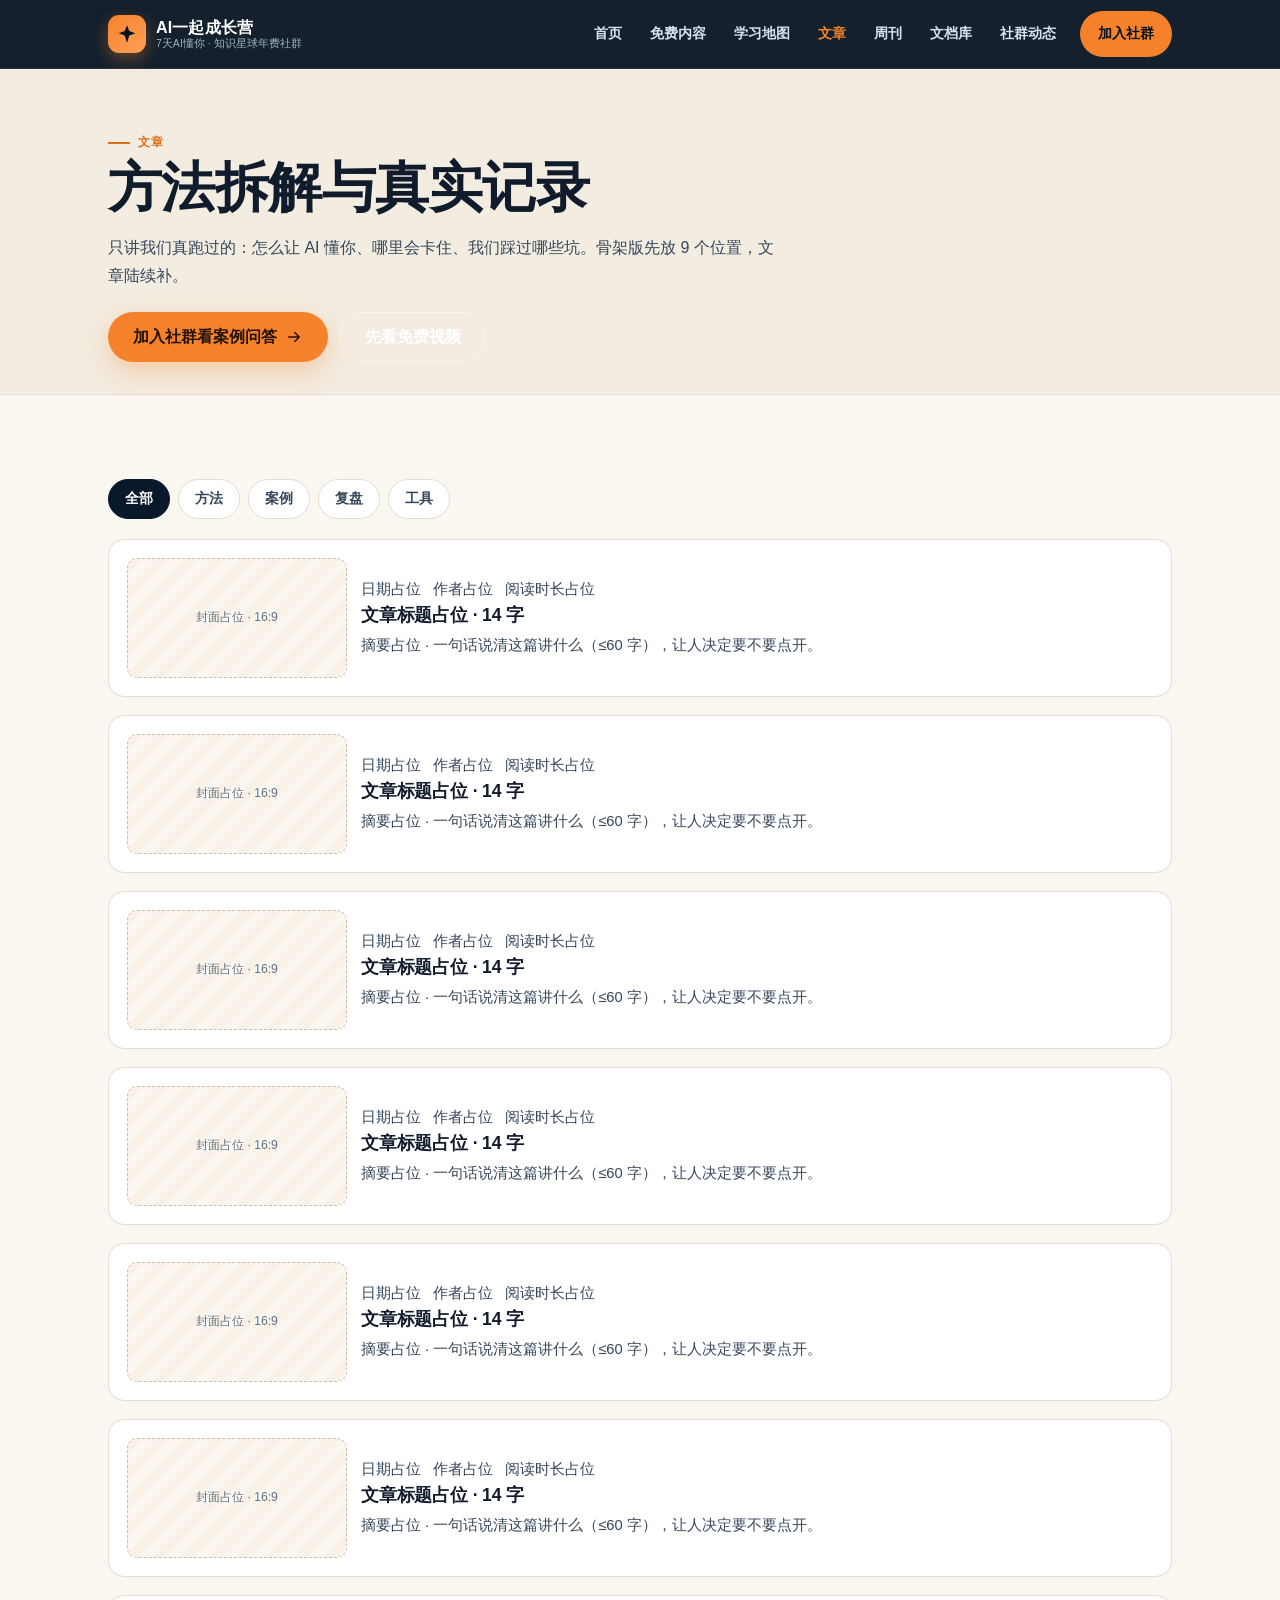
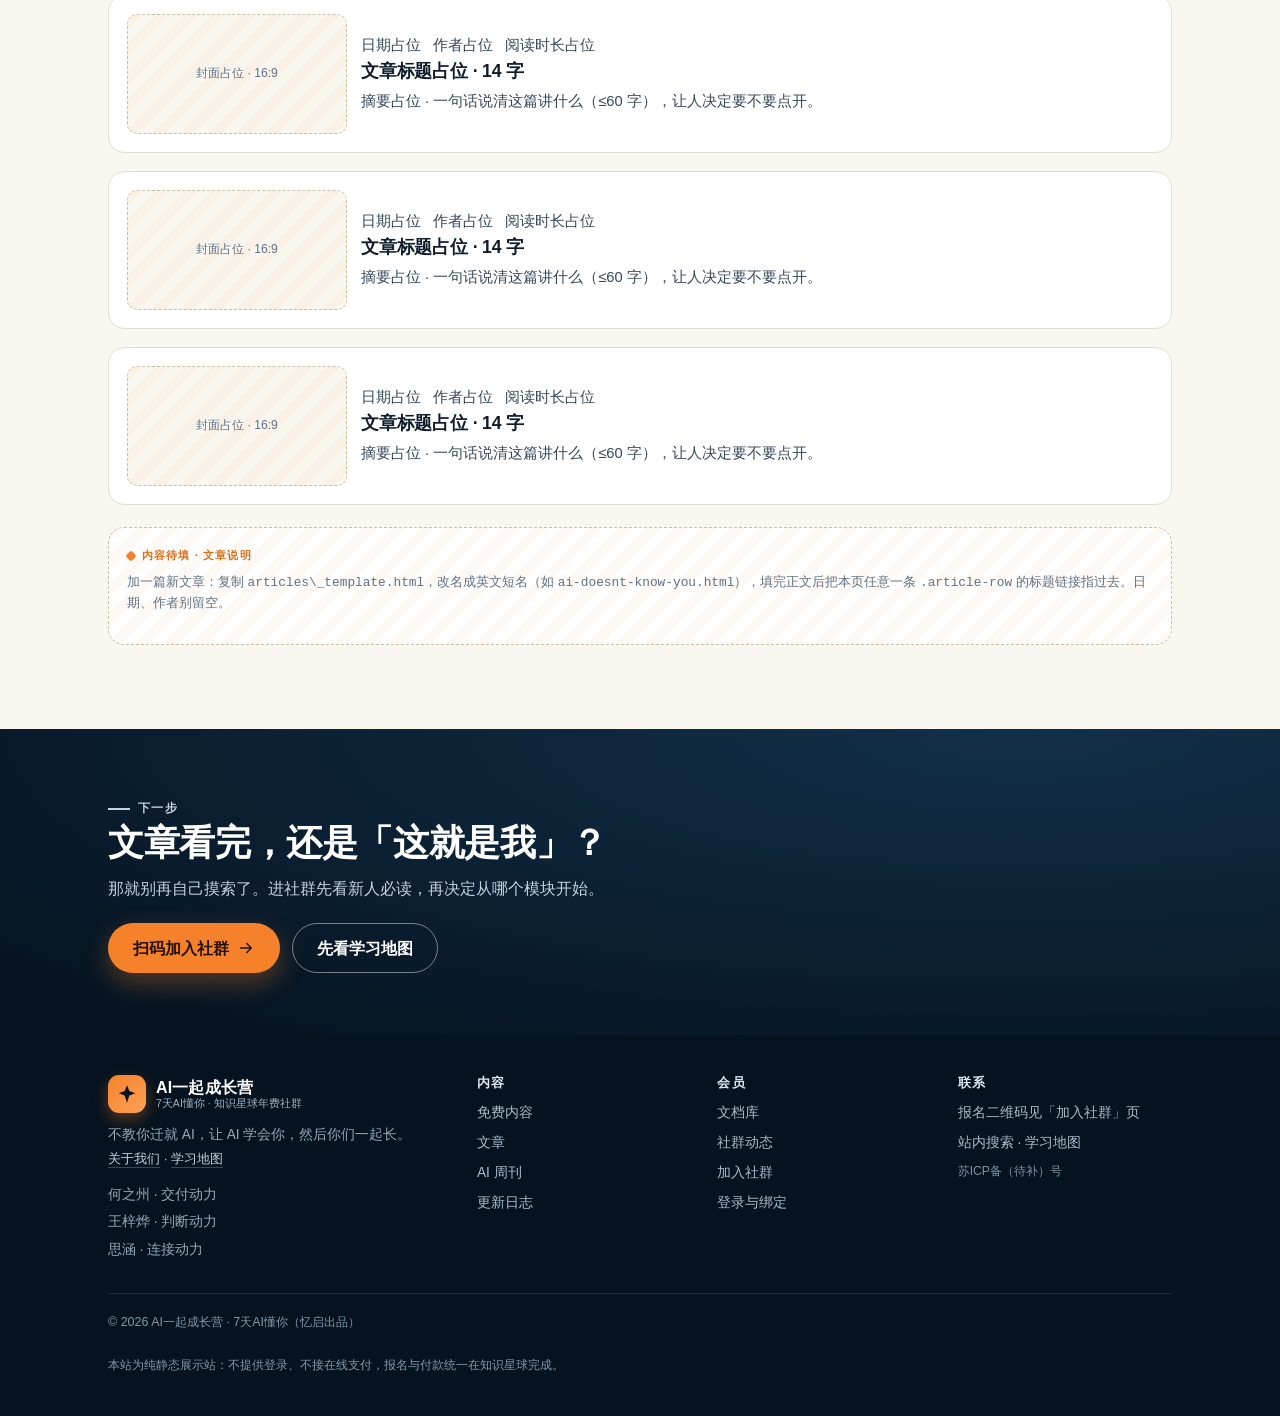
<file: articles.html>
﻿<!DOCTYPE html>
<html lang="zh-CN">
<head>
<meta charset="utf-8">
<meta name="viewport" content="width=device-width, initial-scale=1">
<title>文章｜方法拆解与真实记录 · AI一起成长营</title>
<meta name="description" content="AI一起成长营文章列表：方法拆解、真实使用记录、踩坑复盘。骨架版先放结构与占位，具体文章会陆续补。">
<link rel="canonical" href="https://hxtao1001.github.io/ai-together-site-preview/articles.html">
<meta name="theme-color" content="#08192B">
<meta property="og:type" content="website">
<meta property="og:site_name" content="AI一起成长营">
<meta property="og:title" content="文章｜方法拆解与真实记录">
<meta property="og:description" content="方法拆解、真实使用记录、踩坑复盘。">
<meta property="og:url" content="https://hxtao1001.github.io/ai-together-site-preview/articles.html">
<meta property="og:image" content="assets/img/data-qc.jpg">
<meta property="og:image:alt" content="内容质检前后对比图">
<meta name="twitter:card" content="summary_large_image">
<link rel="icon" href="assets/img/favicon.svg" type="image/svg+xml">
<link rel="stylesheet" href="assets/css/style.css">
</head>
<body data-page="articles">
<a class="skip-link" href="#main">跳到正文</a>

<header class="site-header">
  <div class="container header-inner">
    <a class="brand" href="index.html" aria-label="AI一起成长营 首页">
      <span class="brand-mark" aria-hidden="true">
        <svg viewBox="0 0 24 24" fill="currentColor"><path d="M12 2.4l2.5 6.3 6.6 2.4-6.6 2.4L12 21.6l-2.5-8.1L3 11.1l6.5-2.4L12 2.4z"/></svg>
      </span>
      <span class="brand-text">
        <strong>AI一起成长营</strong>
        <small>7天AI懂你 · 知识星球年费社群</small>
      </span>
    </a>
    <button class="nav-toggle" type="button" aria-expanded="false" aria-controls="site-nav" aria-label="打开导航菜单">
      <span></span><span></span><span></span>
    </button>
    <nav class="site-nav" id="site-nav" aria-label="主导航">
      <ul>
        <li><a href="index.html" data-nav="home">首页</a></li>
        <li><a href="videos.html" data-nav="videos">免费内容</a></li>
        <li><a href="roadmap.html" data-nav="roadmap">学习地图</a></li>
        <li><a href="articles.html" data-nav="articles">文章</a></li>
        <li><a href="weekly.html" data-nav="weekly">周刊</a></li>
        <li><a href="docs.html" data-nav="docs">文档库</a></li>
        <li><a href="feed.html" data-nav="feed">社群动态</a></li>
        <li><a class="nav-cta" href="join.html" data-nav="join">加入社群</a></li>
      </ul>
    </nav>
  </div>
</header>

<main id="main">
  <section class="page-head page-head--cream">
    <div class="container">
      <p class="eyebrow">文章</p>
      <h1>方法拆解与真实记录</h1>
      <p>只讲我们真跑过的：怎么让 AI 懂你、哪里会卡住、我们踩过哪些坑。骨架版先放 9 个位置，文章陆续补。</p>
      <div class="btn-row" style="margin-top:22px">
        <a class="btn btn--primary" href="join.html">加入社群看案例问答
          <svg viewBox="0 0 24 24" fill="none" stroke="currentColor" stroke-width="2" stroke-linecap="round" stroke-linejoin="round" aria-hidden="true"><path d="M5 12h14M13 6l6 6-6 6"/></svg>
        </a>
        <a class="btn btn--outline" href="videos.html">先看免费视频</a>
      </div>
    </div>
  </section>

  <section class="section section--cream">
    <div class="container">
      <!-- SLOT: 分类筛选 · 静态按钮，接后端后按分类过滤 -->
      <div class="filter-row" role="group" aria-label="文章分类">
        <button class="filter-chip" type="button" aria-pressed="true">全部</button>
        <button class="filter-chip" type="button" aria-pressed="false">方法</button>
        <button class="filter-chip" type="button" aria-pressed="false">案例</button>
        <button class="filter-chip" type="button" aria-pressed="false">复盘</button>
        <button class="filter-chip" type="button" aria-pressed="false">工具</button>
      </div>

      <!-- SLOT: 文章列表 · 9 篇；字段：封面/日期/作者/标题/摘要/详情页链接 -->
      <div class="article-list" id="article-list">
        <article class="article-row">
          <div class="article-cover-slot">封面占位 · 16:9</div>
          <div>
            <p class="post-meta"><span>日期占位</span><span>作者占位</span><span>阅读时长占位</span></p>
            <h2><a href="articles/_template.html">文章标题占位 · 14 字</a></h2>
            <p>摘要占位 · 一句话说清这篇讲什么（≤60 字），让人决定要不要点开。</p>
          </div>
        </article>
        <article class="article-row">
          <div class="article-cover-slot">封面占位 · 16:9</div>
          <div>
            <p class="post-meta"><span>日期占位</span><span>作者占位</span><span>阅读时长占位</span></p>
            <h2><a href="articles/_template.html">文章标题占位 · 14 字</a></h2>
            <p>摘要占位 · 一句话说清这篇讲什么（≤60 字），让人决定要不要点开。</p>
          </div>
        </article>
        <article class="article-row">
          <div class="article-cover-slot">封面占位 · 16:9</div>
          <div>
            <p class="post-meta"><span>日期占位</span><span>作者占位</span><span>阅读时长占位</span></p>
            <h2><a href="articles/_template.html">文章标题占位 · 14 字</a></h2>
            <p>摘要占位 · 一句话说清这篇讲什么（≤60 字），让人决定要不要点开。</p>
          </div>
        </article>
        <article class="article-row">
          <div class="article-cover-slot">封面占位 · 16:9</div>
          <div>
            <p class="post-meta"><span>日期占位</span><span>作者占位</span><span>阅读时长占位</span></p>
            <h2><a href="articles/_template.html">文章标题占位 · 14 字</a></h2>
            <p>摘要占位 · 一句话说清这篇讲什么（≤60 字），让人决定要不要点开。</p>
          </div>
        </article>
        <article class="article-row">
          <div class="article-cover-slot">封面占位 · 16:9</div>
          <div>
            <p class="post-meta"><span>日期占位</span><span>作者占位</span><span>阅读时长占位</span></p>
            <h2><a href="articles/_template.html">文章标题占位 · 14 字</a></h2>
            <p>摘要占位 · 一句话说清这篇讲什么（≤60 字），让人决定要不要点开。</p>
          </div>
        </article>
        <article class="article-row">
          <div class="article-cover-slot">封面占位 · 16:9</div>
          <div>
            <p class="post-meta"><span>日期占位</span><span>作者占位</span><span>阅读时长占位</span></p>
            <h2><a href="articles/_template.html">文章标题占位 · 14 字</a></h2>
            <p>摘要占位 · 一句话说清这篇讲什么（≤60 字），让人决定要不要点开。</p>
          </div>
        </article>
        <article class="article-row">
          <div class="article-cover-slot">封面占位 · 16:9</div>
          <div>
            <p class="post-meta"><span>日期占位</span><span>作者占位</span><span>阅读时长占位</span></p>
            <h2><a href="articles/_template.html">文章标题占位 · 14 字</a></h2>
            <p>摘要占位 · 一句话说清这篇讲什么（≤60 字），让人决定要不要点开。</p>
          </div>
        </article>
        <article class="article-row">
          <div class="article-cover-slot">封面占位 · 16:9</div>
          <div>
            <p class="post-meta"><span>日期占位</span><span>作者占位</span><span>阅读时长占位</span></p>
            <h2><a href="articles/_template.html">文章标题占位 · 14 字</a></h2>
            <p>摘要占位 · 一句话说清这篇讲什么（≤60 字），让人决定要不要点开。</p>
          </div>
        </article>
        <article class="article-row">
          <div class="article-cover-slot">封面占位 · 16:9</div>
          <div>
            <p class="post-meta"><span>日期占位</span><span>作者占位</span><span>阅读时长占位</span></p>
            <h2><a href="articles/_template.html">文章标题占位 · 14 字</a></h2>
            <p>摘要占位 · 一句话说清这篇讲什么（≤60 字），让人决定要不要点开。</p>
          </div>
        </article>
      </div>

      <div class="slot" style="margin-top:22px">
        <span class="slot-label">内容待填 · 文章说明</span>
        <p class="slot-hint">加一篇新文章：复制 <code>articles\_template.html</code>，改名成英文短名（如 <code>ai-doesnt-know-you.html</code>），填完正文后把本页任意一条 <code>.article-row</code> 的标题链接指过去。日期、作者别留空。</p>
      </div>
    </div>
  </section>

  <section class="cta-band">
    <div class="container cta-band-inner">
      <div>
        <p class="eyebrow">下一步</p>
        <h2>文章看完，还是「这就是我」？</h2>
        <p>那就别再自己摸索了。进社群先看新人必读，再决定从哪个模块开始。</p>
        <div class="btn-row">
          <a class="btn btn--primary" href="join.html">扫码加入社群
            <svg viewBox="0 0 24 24" fill="none" stroke="currentColor" stroke-width="2" stroke-linecap="round" stroke-linejoin="round" aria-hidden="true"><path d="M5 12h14M13 6l6 6-6 6"/></svg>
          </a>
          <a class="btn btn--outline" href="roadmap.html">先看学习地图</a>
        </div>
      </div>
    </div>
  </section>
</main>

<footer class="site-footer">
  <div class="container">
    <div class="footer-top">
      <div class="footer-brand">
        <a class="brand" href="index.html" aria-label="AI一起成长营 首页">
          <span class="brand-mark" aria-hidden="true">
            <svg viewBox="0 0 24 24" fill="currentColor"><path d="M12 2.4l2.5 6.3 6.6 2.4-6.6 2.4L12 21.6l-2.5-8.1L3 11.1l6.5-2.4L12 2.4z"/></svg>
          </span>
          <span class="brand-text"><strong>AI一起成长营</strong><small>7天AI懂你 · 知识星球年费社群</small></span>
        </a>
        <p>不教你迁就 AI，让 AI 学会你，然后你们一起长。</p>
        <p class="footer-links"><a href="about.html">关于我们</a> · <a href="roadmap.html">学习地图</a></p>
        <p class="footer-people">何之州 · 交付动力<br>王梓烨 · 判断动力<br>思涵 · 连接动力</p>
      </div>
      <div class="footer-col">
        <h2>内容</h2>
        <ul>
          <li><a href="videos.html">免费内容</a></li>
          <li><a href="articles.html">文章</a></li>
          <li><a href="weekly.html">AI 周刊</a></li>
          <li><a href="changelog.html">更新日志</a></li>
        </ul>
      </div>
      <div class="footer-col">
        <h2>会员</h2>
        <ul>
          <li><a href="docs.html">文档库</a></li>
          <li><a href="feed.html">社群动态</a></li>
          <li><a href="join.html">加入社群</a></li>
          <li><a href="login.html">登录与绑定</a></li>
        </ul>
      </div>
      <div class="footer-col">
        <h2>联系</h2>
        <p>报名二维码见「加入社群」页</p>
        <p><a href="search.html">站内搜索</a> · <a href="roadmap.html">学习地图</a></p>
        <p class="footer-icp"><a href="#">苏ICP备（待补）号</a></p>
      </div>
    </div>
    <div class="footer-bottom">
      <p>© <span data-year>2026</span> AI一起成长营 · 7天AI懂你（忆启出品）</p>
      <p>本站为纯静态展示站：不提供登录、不接在线支付，报名与付款统一在知识星球完成。</p>
    </div>
  </div>
</footer>

<script src="assets/js/site.js" defer></script>
</body>
</html>
</file>
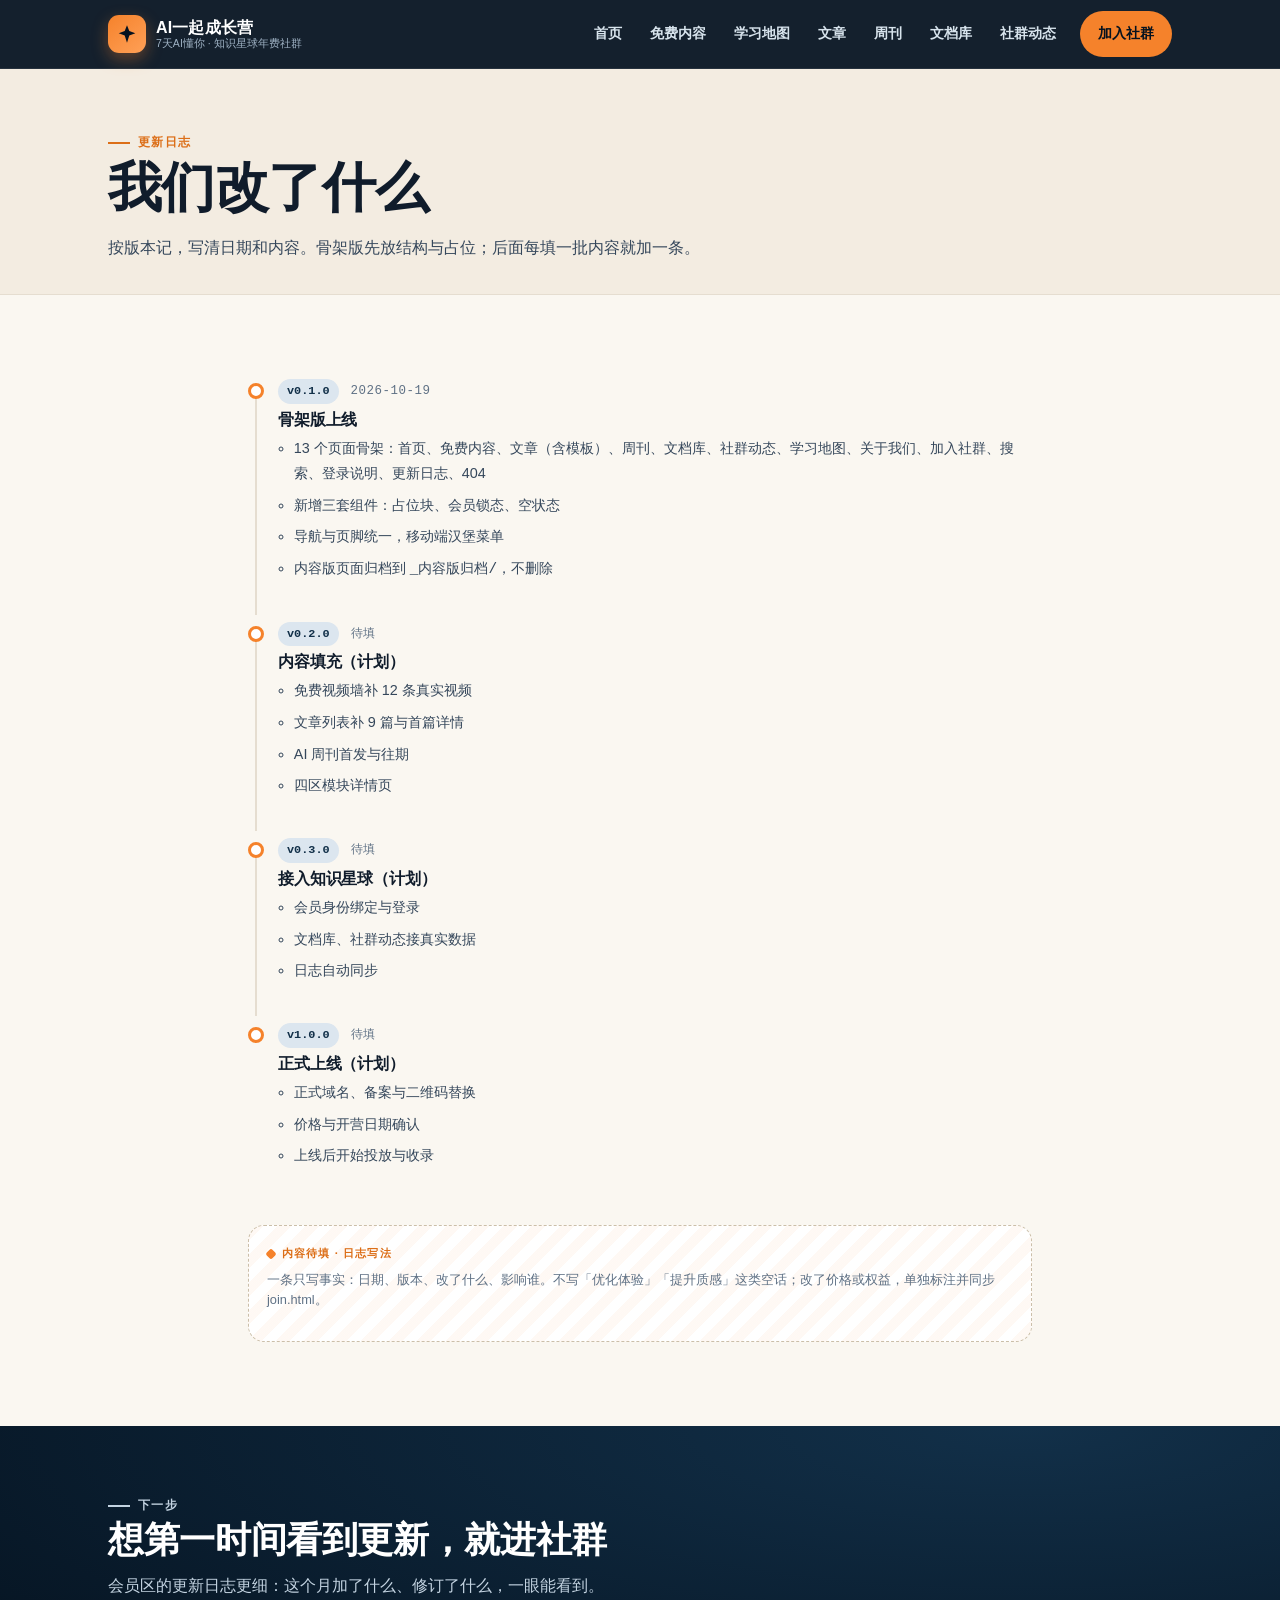
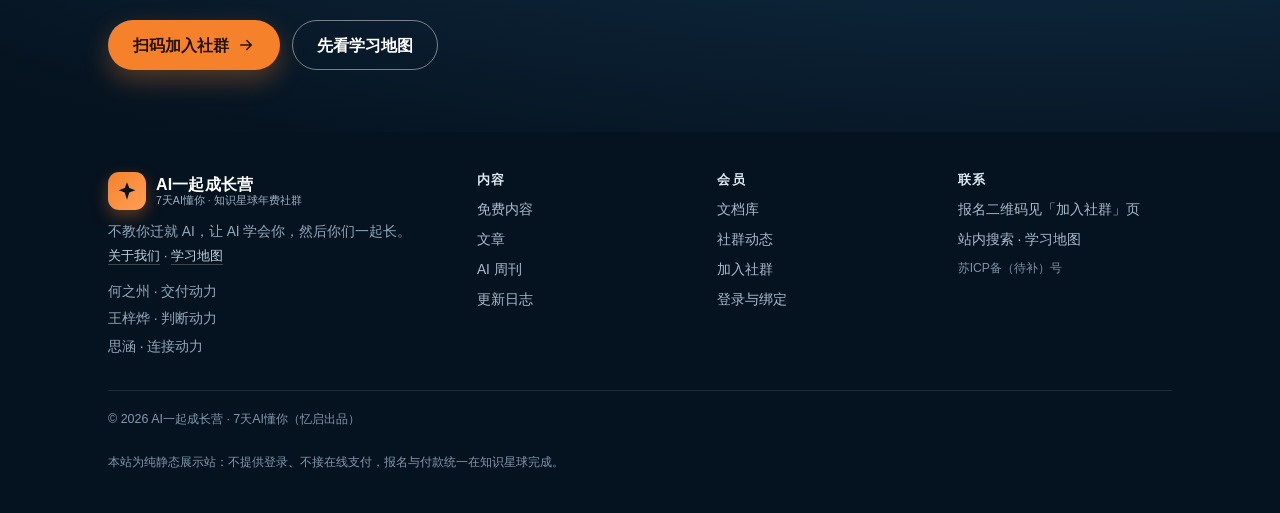
<file: changelog.html>
﻿<!DOCTYPE html>
<html lang="zh-CN">
<head>
<meta charset="utf-8">
<meta name="viewport" content="width=device-width, initial-scale=1">
<title>更新日志｜版本时间线 · AI一起成长营</title>
<meta name="description" content="AI一起成长营网站与社群更新日志：骨架版上线、内容填充、接入知识星球、正式上线，按版本记录。">
<link rel="canonical" href="https://hxtao1001.github.io/ai-together-site-preview/changelog.html">
<meta name="theme-color" content="#08192B">
<meta property="og:type" content="website">
<meta property="og:site_name" content="AI一起成长营">
<meta property="og:title" content="更新日志｜版本时间线">
<meta property="og:description" content="网站与社群的版本更新记录。">
<meta property="og:url" content="https://hxtao1001.github.io/ai-together-site-preview/changelog.html">
<meta property="og:image" content="assets/img/data-knowledge-base.jpg">
<meta property="og:image:alt" content="电脑上的知识库看板">
<meta name="twitter:card" content="summary_large_image">
<link rel="icon" href="assets/img/favicon.svg" type="image/svg+xml">
<link rel="stylesheet" href="assets/css/style.css">
</head>
<body data-page="changelog">
<a class="skip-link" href="#main">跳到正文</a>

<header class="site-header">
  <div class="container header-inner">
    <a class="brand" href="index.html" aria-label="AI一起成长营 首页">
      <span class="brand-mark" aria-hidden="true">
        <svg viewBox="0 0 24 24" fill="currentColor"><path d="M12 2.4l2.5 6.3 6.6 2.4-6.6 2.4L12 21.6l-2.5-8.1L3 11.1l6.5-2.4L12 2.4z"/></svg>
      </span>
      <span class="brand-text">
        <strong>AI一起成长营</strong>
        <small>7天AI懂你 · 知识星球年费社群</small>
      </span>
    </a>
    <button class="nav-toggle" type="button" aria-expanded="false" aria-controls="site-nav" aria-label="打开导航菜单">
      <span></span><span></span><span></span>
    </button>
    <nav class="site-nav" id="site-nav" aria-label="主导航">
      <ul>
        <li><a href="index.html" data-nav="home">首页</a></li>
        <li><a href="videos.html" data-nav="videos">免费内容</a></li>
        <li><a href="roadmap.html" data-nav="roadmap">学习地图</a></li>
        <li><a href="articles.html" data-nav="articles">文章</a></li>
        <li><a href="weekly.html" data-nav="weekly">周刊</a></li>
        <li><a href="docs.html" data-nav="docs">文档库</a></li>
        <li><a href="feed.html" data-nav="feed">社群动态</a></li>
        <li><a class="nav-cta" href="join.html" data-nav="join">加入社群</a></li>
      </ul>
    </nav>
  </div>
</header>

<main id="main">
  <section class="page-head page-head--cream">
    <div class="container">
      <p class="eyebrow">更新日志</p>
      <h1>我们改了什么</h1>
      <p>按版本记，写清日期和内容。骨架版先放结构与占位；后面每填一批内容就加一条。</p>
    </div>
  </section>

  <section class="section section--cream">
    <div class="container" style="max-width:840px">
      <!-- SLOT: 版本时间线 · 新版本加在最上面；字段：版本号 / 日期 / 标题 / 变更条目 -->
      <ol class="timeline">
        <li class="tl-item">
          <span class="tl-dot" aria-hidden="true"></span>
          <div class="tl-head"><span class="version-tag">v0.1.0</span><span class="tl-date">2026-10-19</span></div>
          <div class="tl-body">
            <h3>骨架版上线</h3>
            <ul>
              <li>13 个页面骨架：首页、免费内容、文章（含模板）、周刊、文档库、社群动态、学习地图、关于我们、加入社群、搜索、登录说明、更新日志、404</li>
              <li>新增三套组件：占位块、会员锁态、空状态</li>
              <li>导航与页脚统一，移动端汉堡菜单</li>
              <li>内容版页面归档到 <code>_内容版归档/</code>，不删除</li>
            </ul>
          </div>
        </li>
        <li class="tl-item">
          <span class="tl-dot" aria-hidden="true"></span>
          <div class="tl-head"><span class="version-tag">v0.2.0</span><span class="tl-date">待填</span></div>
          <div class="tl-body">
            <h3>内容填充（计划）</h3>
            <ul>
              <li>免费视频墙补 12 条真实视频</li>
              <li>文章列表补 9 篇与首篇详情</li>
              <li>AI 周刊首发与往期</li>
              <li>四区模块详情页</li>
            </ul>
          </div>
        </li>
        <li class="tl-item">
          <span class="tl-dot" aria-hidden="true"></span>
          <div class="tl-head"><span class="version-tag">v0.3.0</span><span class="tl-date">待填</span></div>
          <div class="tl-body">
            <h3>接入知识星球（计划）</h3>
            <ul>
              <li>会员身份绑定与登录</li>
              <li>文档库、社群动态接真实数据</li>
              <li>日志自动同步</li>
            </ul>
          </div>
        </li>
        <li class="tl-item">
          <span class="tl-dot" aria-hidden="true"></span>
          <div class="tl-head"><span class="version-tag">v1.0.0</span><span class="tl-date">待填</span></div>
          <div class="tl-body">
            <h3>正式上线（计划）</h3>
            <ul>
              <li>正式域名、备案与二维码替换</li>
              <li>价格与开营日期确认</li>
              <li>上线后开始投放与收录</li>
            </ul>
          </div>
        </li>
      </ol>

      <div class="slot" style="margin-top:24px">
        <span class="slot-label">内容待填 · 日志写法</span>
        <p class="slot-hint">一条只写事实：日期、版本、改了什么、影响谁。不写「优化体验」「提升质感」这类空话；改了价格或权益，单独标注并同步 join.html。</p>
      </div>
    </div>
  </section>

  <section class="cta-band">
    <div class="container cta-band-inner">
      <div>
        <p class="eyebrow">下一步</p>
        <h2>想第一时间看到更新，就进社群</h2>
        <p>会员区的更新日志更细：这个月加了什么、修订了什么，一眼能看到。</p>
        <div class="btn-row">
          <a class="btn btn--primary" href="join.html">扫码加入社群
            <svg viewBox="0 0 24 24" fill="none" stroke="currentColor" stroke-width="2" stroke-linecap="round" stroke-linejoin="round" aria-hidden="true"><path d="M5 12h14M13 6l6 6-6 6"/></svg>
          </a>
          <a class="btn btn--outline" href="roadmap.html">先看学习地图</a>
        </div>
      </div>
    </div>
  </section>
</main>

<footer class="site-footer">
  <div class="container">
    <div class="footer-top">
      <div class="footer-brand">
        <a class="brand" href="index.html" aria-label="AI一起成长营 首页">
          <span class="brand-mark" aria-hidden="true">
            <svg viewBox="0 0 24 24" fill="currentColor"><path d="M12 2.4l2.5 6.3 6.6 2.4-6.6 2.4L12 21.6l-2.5-8.1L3 11.1l6.5-2.4L12 2.4z"/></svg>
          </span>
          <span class="brand-text"><strong>AI一起成长营</strong><small>7天AI懂你 · 知识星球年费社群</small></span>
        </a>
        <p>不教你迁就 AI，让 AI 学会你，然后你们一起长。</p>
        <p class="footer-links"><a href="about.html">关于我们</a> · <a href="roadmap.html">学习地图</a></p>
        <p class="footer-people">何之州 · 交付动力<br>王梓烨 · 判断动力<br>思涵 · 连接动力</p>
      </div>
      <div class="footer-col">
        <h2>内容</h2>
        <ul>
          <li><a href="videos.html">免费内容</a></li>
          <li><a href="articles.html">文章</a></li>
          <li><a href="weekly.html">AI 周刊</a></li>
          <li><a href="changelog.html">更新日志</a></li>
        </ul>
      </div>
      <div class="footer-col">
        <h2>会员</h2>
        <ul>
          <li><a href="docs.html">文档库</a></li>
          <li><a href="feed.html">社群动态</a></li>
          <li><a href="join.html">加入社群</a></li>
          <li><a href="login.html">登录与绑定</a></li>
        </ul>
      </div>
      <div class="footer-col">
        <h2>联系</h2>
        <p>报名二维码见「加入社群」页</p>
        <p><a href="search.html">站内搜索</a> · <a href="roadmap.html">学习地图</a></p>
        <p class="footer-icp"><a href="#">苏ICP备（待补）号</a></p>
      </div>
    </div>
    <div class="footer-bottom">
      <p>© <span data-year>2026</span> AI一起成长营 · 7天AI懂你（忆启出品）</p>
      <p>本站为纯静态展示站：不提供登录、不接在线支付，报名与付款统一在知识星球完成。</p>
    </div>
  </div>
</footer>

<script src="assets/js/site.js" defer></script>
</body>
</html>
</file>
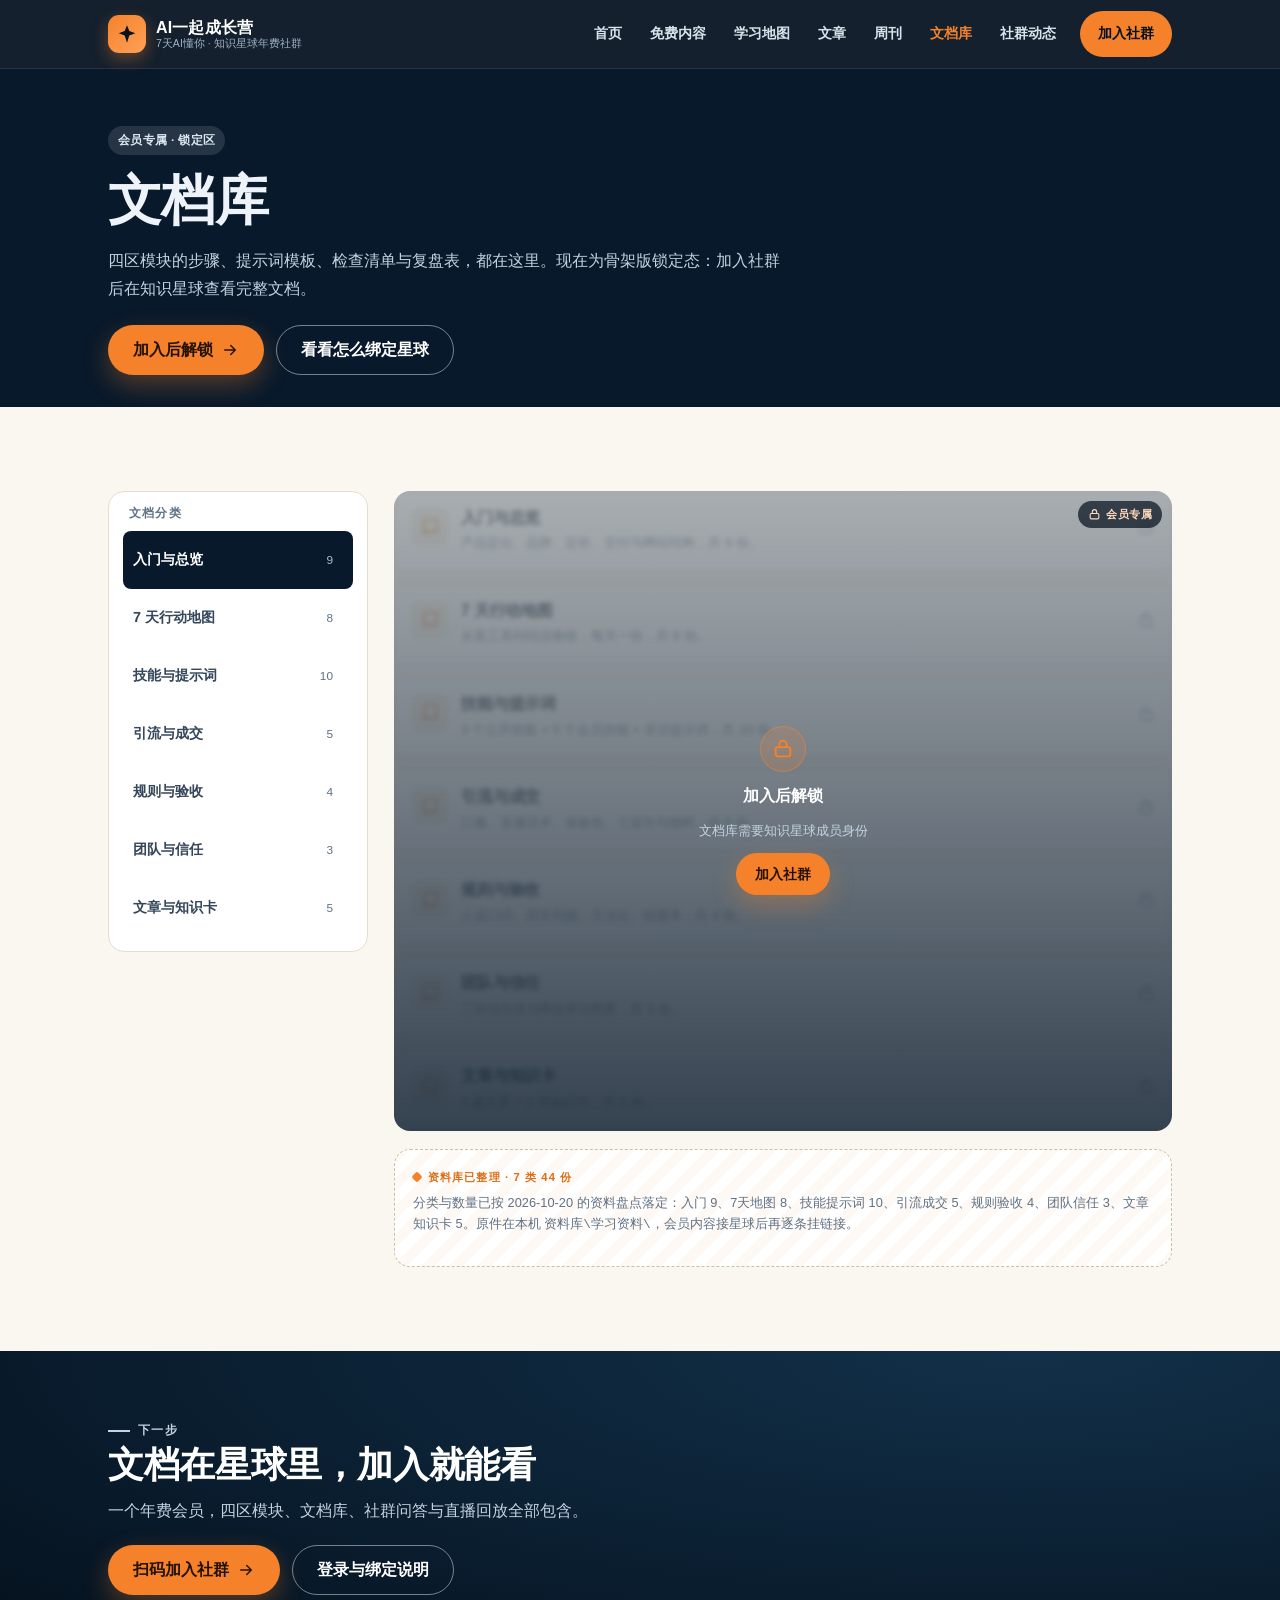
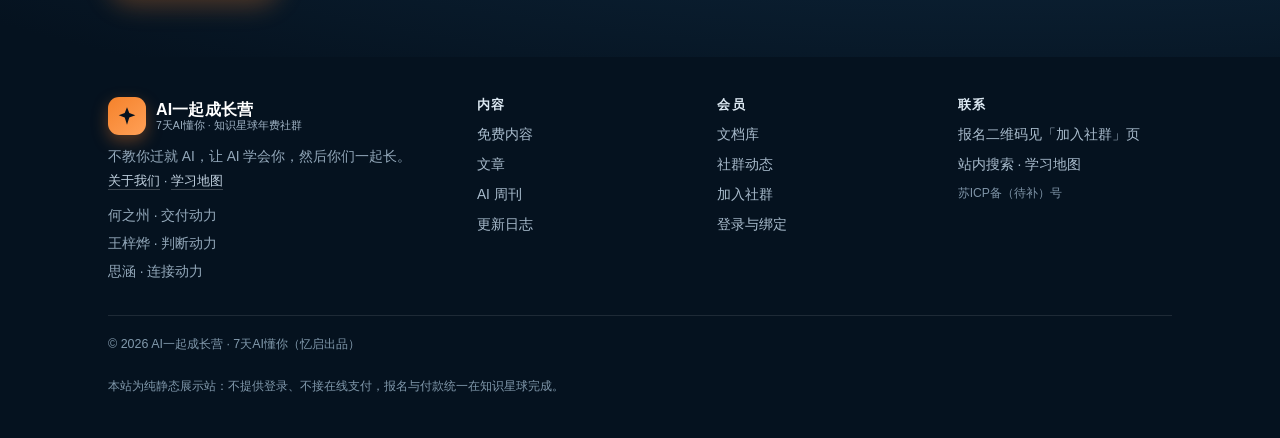
<file: docs.html>
﻿<!DOCTYPE html>
<html lang="zh-CN">
<head>
<meta charset="utf-8">
<meta name="viewport" content="width=device-width, initial-scale=1">
<title>文档库｜会员专属 · AI一起成长营</title>
<meta name="description" content="文档库：四区模块步骤、提示词模板、检查清单与复盘表，会员专属。骨架版为锁定态占位，加入后解锁。">
<link rel="canonical" href="https://hxtao1001.github.io/ai-together-site-preview/docs.html">
<meta name="theme-color" content="#08192B">
<meta property="og:type" content="website">
<meta property="og:site_name" content="AI一起成长营">
<meta property="og:title" content="文档库｜会员专属">
<meta property="og:description" content="四区模块步骤、提示词模板、检查清单与复盘表，会员专属。">
<meta property="og:url" content="https://hxtao1001.github.io/ai-together-site-preview/docs.html">
<meta property="og:image" content="assets/img/obsidian-graph.jpg">
<meta property="og:image:alt" content="知识库的关系图谱">
<meta name="twitter:card" content="summary_large_image">
<link rel="icon" href="assets/img/favicon.svg" type="image/svg+xml">
<link rel="stylesheet" href="assets/css/style.css">
</head>
<body data-page="docs">
<a class="skip-link" href="#main">跳到正文</a>

<header class="site-header">
  <div class="container header-inner">
    <a class="brand" href="index.html" aria-label="AI一起成长营 首页">
      <span class="brand-mark" aria-hidden="true">
        <svg viewBox="0 0 24 24" fill="currentColor"><path d="M12 2.4l2.5 6.3 6.6 2.4-6.6 2.4L12 21.6l-2.5-8.1L3 11.1l6.5-2.4L12 2.4z"/></svg>
      </span>
      <span class="brand-text">
        <strong>AI一起成长营</strong>
        <small>7天AI懂你 · 知识星球年费社群</small>
      </span>
    </a>
    <button class="nav-toggle" type="button" aria-expanded="false" aria-controls="site-nav" aria-label="打开导航菜单">
      <span></span><span></span><span></span>
    </button>
    <nav class="site-nav" id="site-nav" aria-label="主导航">
      <ul>
        <li><a href="index.html" data-nav="home">首页</a></li>
        <li><a href="videos.html" data-nav="videos">免费内容</a></li>
        <li><a href="roadmap.html" data-nav="roadmap">学习地图</a></li>
        <li><a href="articles.html" data-nav="articles">文章</a></li>
        <li><a href="weekly.html" data-nav="weekly">周刊</a></li>
        <li><a href="docs.html" data-nav="docs">文档库</a></li>
        <li><a href="feed.html" data-nav="feed">社群动态</a></li>
        <li><a class="nav-cta" href="join.html" data-nav="join">加入社群</a></li>
      </ul>
    </nav>
  </div>
</header>

<main id="main">
  <section class="page-head">
    <div class="container">
      <span class="tag tag--dark">会员专属 · 锁定区</span>
      <h1>文档库</h1>
      <p>四区模块的步骤、提示词模板、检查清单与复盘表，都在这里。现在为骨架版锁定态：加入社群后在知识星球查看完整文档。</p>
      <div class="btn-row" style="margin-top:22px">
        <a class="btn btn--primary" href="join.html">加入后解锁
          <svg viewBox="0 0 24 24" fill="none" stroke="currentColor" stroke-width="2" stroke-linecap="round" stroke-linejoin="round" aria-hidden="true"><path d="M5 12h14M13 6l6 6-6 6"/></svg>
        </a>
        <a class="btn btn--outline" href="login.html">看看怎么绑定星球</a>
      </div>
    </div>
  </section>

  <section class="section section--cream">
    <div class="container">
      <div class="docs-layout">
        <!-- SLOT: 文档分类 · 6 类；数量位先写「待填」 -->
        <aside class="docs-side" aria-label="文档分类">
          <h2>文档分类</h2>
          <ul class="docs-cats">
            <li><a class="is-active" href="#docs-main">入门与总览 <span class="docs-count">9</span></a></li>
            <li><a href="#docs-main">7 天行动地图 <span class="docs-count">8</span></a></li>
            <li><a href="#docs-main">技能与提示词 <span class="docs-count">10</span></a></li>
            <li><a href="#docs-main">引流与成交 <span class="docs-count">5</span></a></li>
            <li><a href="#docs-main">规则与验收 <span class="docs-count">4</span></a></li>
            <li><a href="#docs-main">团队与信任 <span class="docs-count">3</span></a></li>
            <li><a href="#docs-main">文章与知识卡 <span class="docs-count">5</span></a></li>
          </ul>
        </aside>

        <div id="docs-main">
          <!-- SLOT: 文档卡 · 6 张；锁态覆盖整组；字段：图标/标题/一句话说明/锁 -->
          <div class="locked">
            <div class="locked-content">
              <div class="docs-grid">
                <div class="doc-card">
                  <span class="doc-icon" aria-hidden="true"><svg viewBox="0 0 24 24" fill="none" stroke="currentColor" stroke-width="1.8" stroke-linecap="round" stroke-linejoin="round"><path d="M4 5.5A2.5 2.5 0 0 1 6.5 3H20v16H6.5A2.5 2.5 0 0 0 4 21.5V5.5Z"/><path d="M4 18.5h16"/></svg></span>
                  <div class="doc-body"><h3>入门与总览</h3><p>产品定位、品牌、定价、交付与网站结构，共 9 份。</p></div>
                  <span class="doc-lock" aria-hidden="true"><svg viewBox="0 0 24 24" fill="none" stroke="currentColor" stroke-width="1.8" stroke-linecap="round" stroke-linejoin="round"><rect x="4" y="10" width="16" height="10" rx="2"/><path d="M8 10V7a4 4 0 0 1 8 0v3"/></svg></span>
                </div>
                <div class="doc-card">
                  <span class="doc-icon" aria-hidden="true"><svg viewBox="0 0 24 24" fill="none" stroke="currentColor" stroke-width="1.8" stroke-linecap="round" stroke-linejoin="round"><path d="M4 5.5A2.5 2.5 0 0 1 6.5 3H20v16H6.5A2.5 2.5 0 0 0 4 21.5V5.5Z"/><path d="M4 18.5h16"/></svg></span>
                  <div class="doc-body"><h3>7 天行动地图</h3><p>从装工具到结业验收，每天一份，共 8 份。</p></div>
                  <span class="doc-lock" aria-hidden="true"><svg viewBox="0 0 24 24" fill="none" stroke="currentColor" stroke-width="1.8" stroke-linecap="round" stroke-linejoin="round"><rect x="4" y="10" width="16" height="10" rx="2"/><path d="M8 10V7a4 4 0 0 1 8 0v3"/></svg></span>
                </div>
                <div class="doc-card">
                  <span class="doc-icon" aria-hidden="true"><svg viewBox="0 0 24 24" fill="none" stroke="currentColor" stroke-width="1.8" stroke-linecap="round" stroke-linejoin="round"><path d="M4 5.5A2.5 2.5 0 0 1 6.5 3H20v16H6.5A2.5 2.5 0 0 0 4 21.5V5.5Z"/><path d="M4 18.5h16"/></svg></span>
                  <div class="doc-body"><h3>技能与提示词</h3><p>3 个公开技能 + 5 个会员技能 + 采访提示词，共 10 份。</p></div>
                  <span class="doc-lock" aria-hidden="true"><svg viewBox="0 0 24 24" fill="none" stroke="currentColor" stroke-width="1.8" stroke-linecap="round" stroke-linejoin="round"><rect x="4" y="10" width="16" height="10" rx="2"/><path d="M8 10V7a4 4 0 0 1 8 0v3"/></svg></span>
                </div>
                <div class="doc-card">
                  <span class="doc-icon" aria-hidden="true"><svg viewBox="0 0 24 24" fill="none" stroke="currentColor" stroke-width="1.8" stroke-linecap="round" stroke-linejoin="round"><path d="M4 5.5A2.5 2.5 0 0 1 6.5 3H20v16H6.5A2.5 2.5 0 0 0 4 21.5V5.5Z"/><path d="M4 18.5h16"/></svg></span>
                  <div class="doc-body"><h3>引流与成交</h3><p>口播、直播话术、体验包、七道坎与物料，共 5 份。</p></div>
                  <span class="doc-lock" aria-hidden="true"><svg viewBox="0 0 24 24" fill="none" stroke="currentColor" stroke-width="1.8" stroke-linecap="round" stroke-linejoin="round"><rect x="4" y="10" width="16" height="10" rx="2"/><path d="M8 10V7a4 4 0 0 1 8 0v3"/></svg></span>
                </div>
                <div class="doc-card">
                  <span class="doc-icon" aria-hidden="true"><svg viewBox="0 0 24 24" fill="none" stroke="currentColor" stroke-width="1.8" stroke-linecap="round" stroke-linejoin="round"><path d="M4 5.5A2.5 2.5 0 0 1 6.5 3H20v16H6.5A2.5 2.5 0 0 0 4 21.5V5.5Z"/><path d="M4 18.5h16"/></svg></span>
                  <div class="doc-body"><h3>规则与验收</h3><p>人设口径、四关判据、方法论、错题本，共 4 份。</p></div>
                  <span class="doc-lock" aria-hidden="true"><svg viewBox="0 0 24 24" fill="none" stroke="currentColor" stroke-width="1.8" stroke-linecap="round" stroke-linejoin="round"><rect x="4" y="10" width="16" height="10" rx="2"/><path d="M8 10V7a4 4 0 0 1 8 0v3"/></svg></span>
                </div>
                <div class="doc-card">
                  <span class="doc-icon" aria-hidden="true"><svg viewBox="0 0 24 24" fill="none" stroke="currentColor" stroke-width="1.8" stroke-linecap="round" stroke-linejoin="round"><path d="M4 5.5A2.5 2.5 0 0 1 6.5 3H20v16H6.5A2.5 2.5 0 0 0 4 21.5V5.5Z"/><path d="M4 18.5h16"/></svg></span>
                  <div class="doc-body"><h3>团队与信任</h3><p>三张信任状与两份采访档案，共 3 份。</p></div>
                  <span class="doc-lock" aria-hidden="true"><svg viewBox="0 0 24 24" fill="none" stroke="currentColor" stroke-width="1.8" stroke-linecap="round" stroke-linejoin="round"><rect x="4" y="10" width="16" height="10" rx="2"/><path d="M8 10V7a4 4 0 0 1 8 0v3"/></svg></span>
                </div>
                <div class="doc-card">
                  <span class="doc-icon" aria-hidden="true"><svg viewBox="0 0 24 24" fill="none" stroke="currentColor" stroke-width="1.8" stroke-linecap="round" stroke-linejoin="round"><path d="M4 5.5A2.5 2.5 0 0 1 6.5 3H20v16H6.5A2.5 2.5 0 0 0 4 21.5V5.5Z"/><path d="M4 18.5h16"/></svg></span>
                  <div class="doc-body"><h3>文章与知识卡</h3><p>3 篇文章 + 2 张知识卡，共 5 份。</p></div>
                  <span class="doc-lock" aria-hidden="true"><svg viewBox="0 0 24 24" fill="none" stroke="currentColor" stroke-width="1.8" stroke-linecap="round" stroke-linejoin="round"><rect x="4" y="10" width="16" height="10" rx="2"/><path d="M8 10V7a4 4 0 0 1 8 0v3"/></svg></span>
                </div>
              </div></div><span class="lock-badge">
              <svg viewBox="0 0 24 24" fill="none" stroke="currentColor" stroke-width="2" stroke-linecap="round" stroke-linejoin="round" aria-hidden="true"><rect x="4" y="10" width="16" height="10" rx="2"/><path d="M8 10V7a4 4 0 0 1 8 0v3"/></svg>
              会员专属
            </span>
            <div class="lock-overlay">
              <span class="lock-icon" aria-hidden="true"><svg viewBox="0 0 24 24" fill="none" stroke="currentColor" stroke-width="2" stroke-linecap="round" stroke-linejoin="round"><rect x="4" y="10" width="16" height="10" rx="2"/><path d="M8 10V7a4 4 0 0 1 8 0v3"/></svg></span>
              <strong>加入后解锁</strong>
              <p>文档库需要知识星球成员身份</p>
              <a class="btn btn--primary btn--sm" href="join.html">加入社群</a>
            </div>
          </div>

          <div class="slot" style="margin-top:18px">
            <span class="slot-label">资料库已整理 · 7 类 44 份</span>
            <p class="slot-hint">分类与数量已按 2026-10-20 的资料盘点落定：入门 9、7天地图 8、技能提示词 10、引流成交 5、规则验收 4、团队信任 3、文章知识卡 5。原件在本机 <code>资料库\学习资料\</code>，会员内容接星球后再逐条挂链接。</p>
          </div>
        </div>
      </div>
    </div>
  </section>

  <section class="cta-band">
    <div class="container cta-band-inner">
      <div>
        <p class="eyebrow">下一步</p>
        <h2>文档在星球里，加入就能看</h2>
        <p>一个年费会员，四区模块、文档库、社群问答与直播回放全部包含。</p>
        <div class="btn-row">
          <a class="btn btn--primary" href="join.html">扫码加入社群
            <svg viewBox="0 0 24 24" fill="none" stroke="currentColor" stroke-width="2" stroke-linecap="round" stroke-linejoin="round" aria-hidden="true"><path d="M5 12h14M13 6l6 6-6 6"/></svg>
          </a>
          <a class="btn btn--outline" href="login.html">登录与绑定说明</a>
        </div>
      </div>
    </div>
  </section>
</main>

<footer class="site-footer">
  <div class="container">
    <div class="footer-top">
      <div class="footer-brand">
        <a class="brand" href="index.html" aria-label="AI一起成长营 首页">
          <span class="brand-mark" aria-hidden="true">
            <svg viewBox="0 0 24 24" fill="currentColor"><path d="M12 2.4l2.5 6.3 6.6 2.4-6.6 2.4L12 21.6l-2.5-8.1L3 11.1l6.5-2.4L12 2.4z"/></svg>
          </span>
          <span class="brand-text"><strong>AI一起成长营</strong><small>7天AI懂你 · 知识星球年费社群</small></span>
        </a>
        <p>不教你迁就 AI，让 AI 学会你，然后你们一起长。</p>
        <p class="footer-links"><a href="about.html">关于我们</a> · <a href="roadmap.html">学习地图</a></p>
        <p class="footer-people">何之州 · 交付动力<br>王梓烨 · 判断动力<br>思涵 · 连接动力</p>
      </div>
      <div class="footer-col">
        <h2>内容</h2>
        <ul>
          <li><a href="videos.html">免费内容</a></li>
          <li><a href="articles.html">文章</a></li>
          <li><a href="weekly.html">AI 周刊</a></li>
          <li><a href="changelog.html">更新日志</a></li>
        </ul>
      </div>
      <div class="footer-col">
        <h2>会员</h2>
        <ul>
          <li><a href="docs.html">文档库</a></li>
          <li><a href="feed.html">社群动态</a></li>
          <li><a href="join.html">加入社群</a></li>
          <li><a href="login.html">登录与绑定</a></li>
        </ul>
      </div>
      <div class="footer-col">
        <h2>联系</h2>
        <p>报名二维码见「加入社群」页</p>
        <p><a href="search.html">站内搜索</a> · <a href="roadmap.html">学习地图</a></p>
        <p class="footer-icp"><a href="#">苏ICP备（待补）号</a></p>
      </div>
    </div>
    <div class="footer-bottom">
      <p>© <span data-year>2026</span> AI一起成长营 · 7天AI懂你（忆启出品）</p>
      <p>本站为纯静态展示站：不提供登录、不接在线支付，报名与付款统一在知识星球完成。</p>
    </div>
  </div>
</footer>

<script src="assets/js/site.js" defer></script>
</body>
</html>
</file>
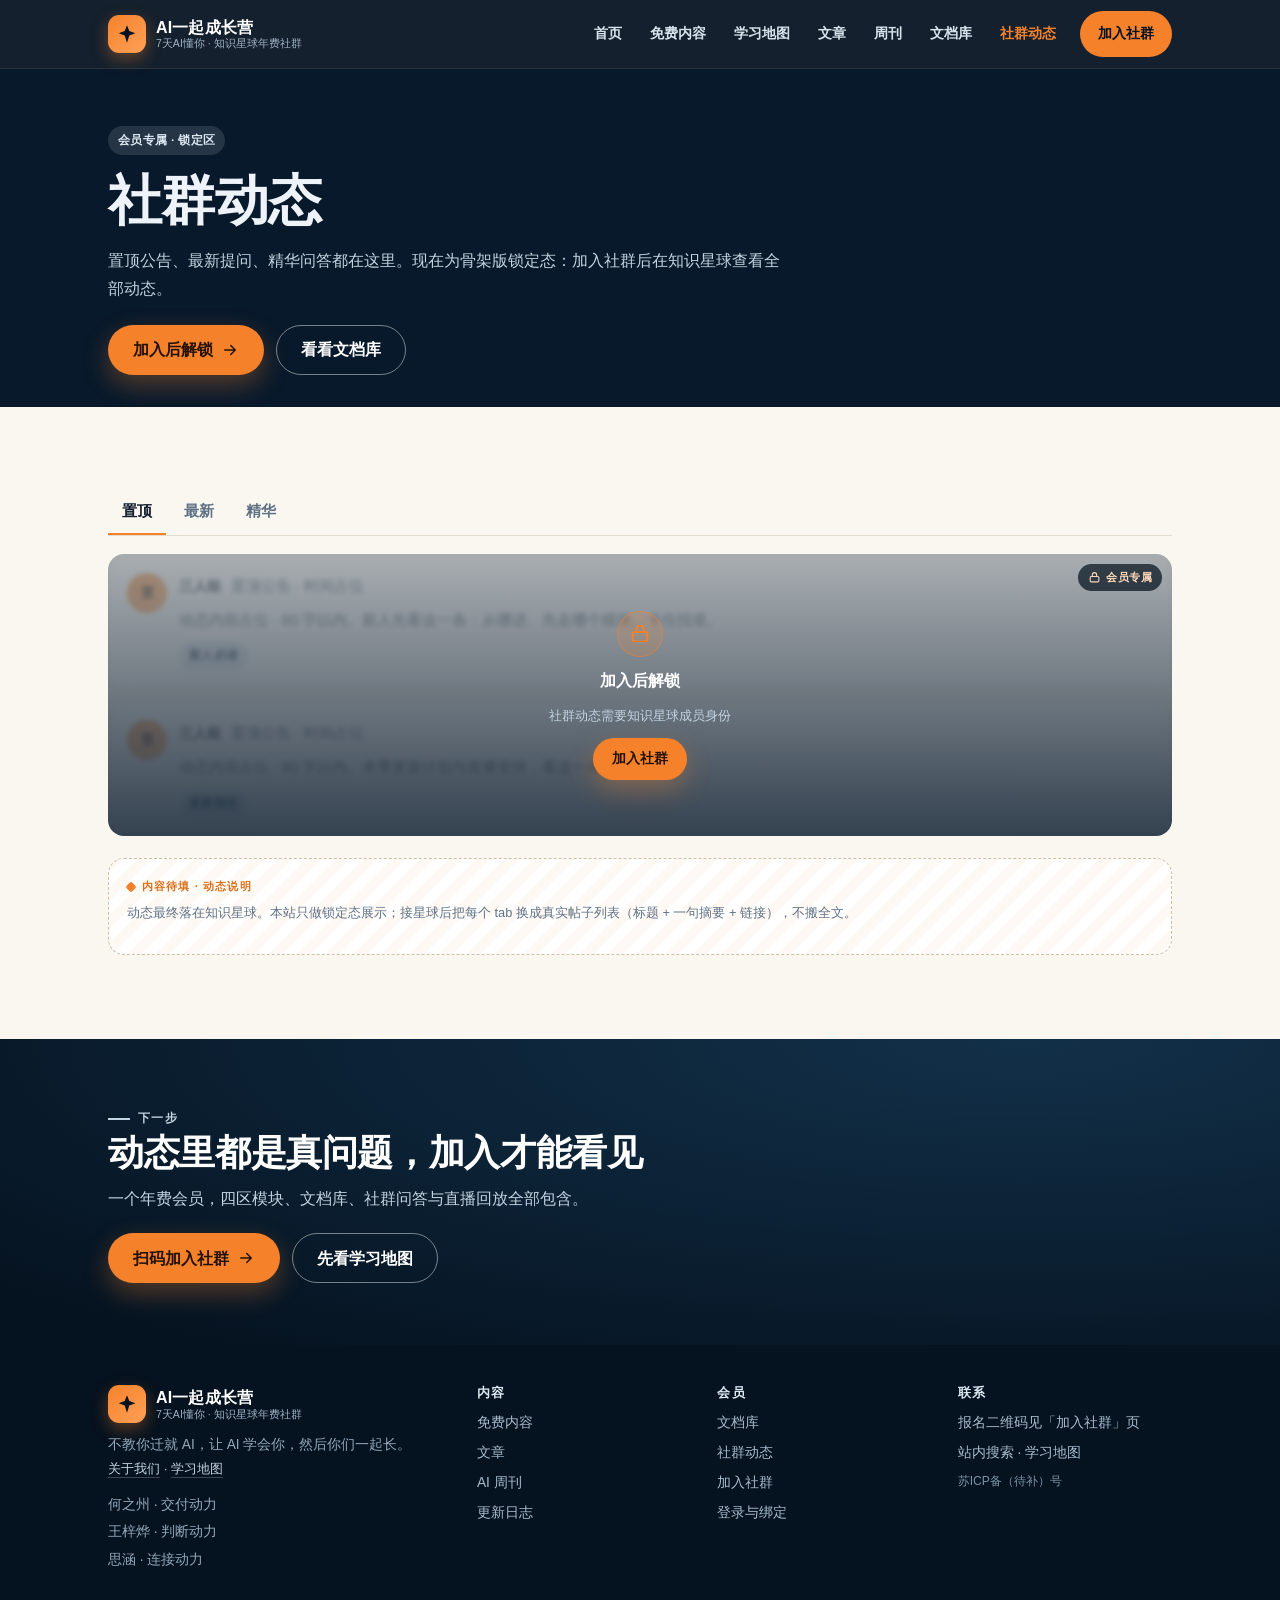
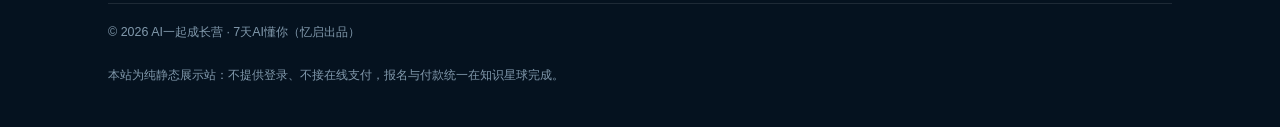
<file: feed.html>
﻿<!DOCTYPE html>
<html lang="zh-CN">
<head>
<meta charset="utf-8">
<meta name="viewport" content="width=device-width, initial-scale=1">
<title>社群动态｜会员专属 · AI一起成长营</title>
<meta name="description" content="社群动态：置顶公告、最新提问与精华问答，会员专属。骨架版为锁定态占位，加入后解锁。">
<link rel="canonical" href="https://hxtao1001.github.io/ai-together-site-preview/feed.html">
<meta name="theme-color" content="#08192B">
<meta property="og:type" content="website">
<meta property="og:site_name" content="AI一起成长营">
<meta property="og:title" content="社群动态｜会员专属">
<meta property="og:description" content="置顶公告、最新提问与精华问答，会员专属。">
<meta property="og:url" content="https://hxtao1001.github.io/ai-together-site-preview/feed.html">
<meta property="og:image" content="assets/img/trio-discuss.jpg">
<meta property="og:image:alt" content="三个人围坐在桌前一起看材料">
<meta name="twitter:card" content="summary_large_image">
<link rel="icon" href="assets/img/favicon.svg" type="image/svg+xml">
<link rel="stylesheet" href="assets/css/style.css">
</head>
<body data-page="feed">
<a class="skip-link" href="#main">跳到正文</a>

<header class="site-header">
  <div class="container header-inner">
    <a class="brand" href="index.html" aria-label="AI一起成长营 首页">
      <span class="brand-mark" aria-hidden="true">
        <svg viewBox="0 0 24 24" fill="currentColor"><path d="M12 2.4l2.5 6.3 6.6 2.4-6.6 2.4L12 21.6l-2.5-8.1L3 11.1l6.5-2.4L12 2.4z"/></svg>
      </span>
      <span class="brand-text">
        <strong>AI一起成长营</strong>
        <small>7天AI懂你 · 知识星球年费社群</small>
      </span>
    </a>
    <button class="nav-toggle" type="button" aria-expanded="false" aria-controls="site-nav" aria-label="打开导航菜单">
      <span></span><span></span><span></span>
    </button>
    <nav class="site-nav" id="site-nav" aria-label="主导航">
      <ul>
        <li><a href="index.html" data-nav="home">首页</a></li>
        <li><a href="videos.html" data-nav="videos">免费内容</a></li>
        <li><a href="roadmap.html" data-nav="roadmap">学习地图</a></li>
        <li><a href="articles.html" data-nav="articles">文章</a></li>
        <li><a href="weekly.html" data-nav="weekly">周刊</a></li>
        <li><a href="docs.html" data-nav="docs">文档库</a></li>
        <li><a href="feed.html" data-nav="feed">社群动态</a></li>
        <li><a class="nav-cta" href="join.html" data-nav="join">加入社群</a></li>
      </ul>
    </nav>
  </div>
</header>

<main id="main">
  <section class="page-head">
    <div class="container">
      <span class="tag tag--dark">会员专属 · 锁定区</span>
      <h1>社群动态</h1>
      <p>置顶公告、最新提问、精华问答都在这里。现在为骨架版锁定态：加入社群后在知识星球查看全部动态。</p>
      <div class="btn-row" style="margin-top:22px">
        <a class="btn btn--primary" href="join.html">加入后解锁
          <svg viewBox="0 0 24 24" fill="none" stroke="currentColor" stroke-width="2" stroke-linecap="round" stroke-linejoin="round" aria-hidden="true"><path d="M5 12h14M13 6l6 6-6 6"/></svg>
        </a>
        <a class="btn btn--outline" href="docs.html">看看文档库</a>
      </div>
    </div>
  </section>

  <section class="section section--cream">
    <div class="container">
      <!-- SLOT: 社群动态 · 3 个 tab，每个 tab 2 条动态卡；锁态覆盖整组 -->
      <div class="tabs" role="tablist" aria-label="社群动态分类">
        <button class="tab" type="button" role="tab" id="tab-pinned-btn" aria-selected="true" aria-controls="tab-pinned">置顶</button>
        <button class="tab" type="button" role="tab" id="tab-latest-btn" aria-selected="false" aria-controls="tab-latest" tabindex="-1">最新</button>
        <button class="tab" type="button" role="tab" id="tab-best-btn" aria-selected="false" aria-controls="tab-best" tabindex="-1">精华</button>
      </div>

      <div class="tab-panel" id="tab-pinned" role="tabpanel" aria-labelledby="tab-pinned-btn">
        <div class="locked">
          <div class="locked-content">
            <div class="feed-list">
              <article class="feed-card">
                <span class="avatar" aria-hidden="true">置</span>
                <div class="feed-body">
                  <p class="feed-head"><strong>三人组</strong><span>置顶公告 · 时间占位</span></p>
                  <p>动态内容占位 · 80 字以内。新人先看这一条：从哪进、先走哪个模块、卡住找谁。</p>
                  <div class="feed-tags"><span class="tag tag--navy">新人必读</span></div>
                </div>
              </article>
              <article class="feed-card">
                <span class="avatar" aria-hidden="true">置</span>
                <div class="feed-body">
                  <p class="feed-head"><strong>三人组</strong><span>置顶公告 · 时间占位</span></p>
                  <p>动态内容占位 · 80 字以内。本季更新计划与直播安排，看这一条就够。</p>
                  <div class="feed-tags"><span class="tag tag--navy">更新预告</span></div>
                </div>
              </article>
            </div>
          </div>
          <span class="lock-badge">
            <svg viewBox="0 0 24 24" fill="none" stroke="currentColor" stroke-width="2" stroke-linecap="round" stroke-linejoin="round" aria-hidden="true"><rect x="4" y="10" width="16" height="10" rx="2"/><path d="M8 10V7a4 4 0 0 1 8 0v3"/></svg>
            会员专属
          </span>
          <div class="lock-overlay">
            <span class="lock-icon" aria-hidden="true"><svg viewBox="0 0 24 24" fill="none" stroke="currentColor" stroke-width="2" stroke-linecap="round" stroke-linejoin="round"><rect x="4" y="10" width="16" height="10" rx="2"/><path d="M8 10V7a4 4 0 0 1 8 0v3"/></svg></span>
            <strong>加入后解锁</strong>
            <p>社群动态需要知识星球成员身份</p>
            <a class="btn btn--primary btn--sm" href="join.html">加入社群</a>
          </div>
        </div>
      </div>

      <div class="tab-panel" id="tab-latest" role="tabpanel" aria-labelledby="tab-latest-btn" hidden>
        <div class="locked">
          <div class="locked-content">
            <div class="feed-list">
              <article class="feed-card">
                <span class="avatar" aria-hidden="true">问</span>
                <div class="feed-body">
                  <p class="feed-head"><strong>成员占位</strong><span>最新提问 · 时间占位</span></p>
                  <p>提问占位 · 60 字以内。只说场景和卡点，不写「在吗」。</p>
                  <div class="feed-tags"><span class="tag tag--navy">初级</span></div>
                </div>
              </article>
              <article class="feed-card">
                <span class="avatar" aria-hidden="true">问</span>
                <div class="feed-body">
                  <p class="feed-head"><strong>成员占位</strong><span>最新提问 · 时间占位</span></p>
                  <p>提问占位 · 60 字以内。</p>
                  <div class="feed-tags"><span class="tag tag--navy">中级</span></div>
                </div>
              </article>
            </div>
          </div>
          <span class="lock-badge">
            <svg viewBox="0 0 24 24" fill="none" stroke="currentColor" stroke-width="2" stroke-linecap="round" stroke-linejoin="round" aria-hidden="true"><rect x="4" y="10" width="16" height="10" rx="2"/><path d="M8 10V7a4 4 0 0 1 8 0v3"/></svg>
            会员专属
          </span>
          <div class="lock-overlay">
            <span class="lock-icon" aria-hidden="true"><svg viewBox="0 0 24 24" fill="none" stroke="currentColor" stroke-width="2" stroke-linecap="round" stroke-linejoin="round"><rect x="4" y="10" width="16" height="10" rx="2"/><path d="M8 10V7a4 4 0 0 1 8 0v3"/></svg></span>
            <strong>加入后解锁</strong>
            <p>社群动态需要知识星球成员身份</p>
            <a class="btn btn--primary btn--sm" href="join.html">加入社群</a>
          </div>
        </div>
      </div>

      <div class="tab-panel" id="tab-best" role="tabpanel" aria-labelledby="tab-best-btn" hidden>
        <div class="locked">
          <div class="locked-content">
            <div class="feed-list">
              <article class="feed-card">
                <span class="avatar" aria-hidden="true">精</span>
                <div class="feed-body">
                  <p class="feed-head"><strong>值班人</strong><span>精华问答 · 时间占位</span></p>
                  <p>问答占位 · 他问 → 我答 → 你可以照这个做（1–3 步）。回答给结论，不给「看情况」。</p>
                  <div class="feed-tags"><span class="tag tag--navy">精华</span><span class="tag tag--navy">问答</span></div>
                </div>
              </article>
              <article class="feed-card">
                <span class="avatar" aria-hidden="true">精</span>
                <div class="feed-body">
                  <p class="feed-head"><strong>值班人</strong><span>精华问答 · 时间占位</span></p>
                  <p>问答占位 · 同上结构，记得打码，不写可识别信息。</p>
                  <div class="feed-tags"><span class="tag tag--navy">精华</span></div>
                </div>
              </article>
            </div>
          </div>
          <span class="lock-badge">
            <svg viewBox="0 0 24 24" fill="none" stroke="currentColor" stroke-width="2" stroke-linecap="round" stroke-linejoin="round" aria-hidden="true"><rect x="4" y="10" width="16" height="10" rx="2"/><path d="M8 10V7a4 4 0 0 1 8 0v3"/></svg>
            会员专属
          </span>
          <div class="lock-overlay">
            <span class="lock-icon" aria-hidden="true"><svg viewBox="0 0 24 24" fill="none" stroke="currentColor" stroke-width="2" stroke-linecap="round" stroke-linejoin="round"><rect x="4" y="10" width="16" height="10" rx="2"/><path d="M8 10V7a4 4 0 0 1 8 0v3"/></svg></span>
            <strong>加入后解锁</strong>
            <p>社群动态需要知识星球成员身份</p>
            <a class="btn btn--primary btn--sm" href="join.html">加入社群</a>
          </div>
        </div>
      </div>

      <div class="slot" style="margin-top:22px">
        <span class="slot-label">内容待填 · 动态说明</span>
        <p class="slot-hint">动态最终落在知识星球。本站只做锁定态展示；接星球后把每个 tab 换成真实帖子列表（标题 + 一句摘要 + 链接），不搬全文。</p>
      </div>
    </div>
  </section>

  <section class="cta-band">
    <div class="container cta-band-inner">
      <div>
        <p class="eyebrow">下一步</p>
        <h2>动态里都是真问题，加入才能看见</h2>
        <p>一个年费会员，四区模块、文档库、社群问答与直播回放全部包含。</p>
        <div class="btn-row">
          <a class="btn btn--primary" href="join.html">扫码加入社群
            <svg viewBox="0 0 24 24" fill="none" stroke="currentColor" stroke-width="2" stroke-linecap="round" stroke-linejoin="round" aria-hidden="true"><path d="M5 12h14M13 6l6 6-6 6"/></svg>
          </a>
          <a class="btn btn--outline" href="roadmap.html">先看学习地图</a>
        </div>
      </div>
    </div>
  </section>
</main>

<footer class="site-footer">
  <div class="container">
    <div class="footer-top">
      <div class="footer-brand">
        <a class="brand" href="index.html" aria-label="AI一起成长营 首页">
          <span class="brand-mark" aria-hidden="true">
            <svg viewBox="0 0 24 24" fill="currentColor"><path d="M12 2.4l2.5 6.3 6.6 2.4-6.6 2.4L12 21.6l-2.5-8.1L3 11.1l6.5-2.4L12 2.4z"/></svg>
          </span>
          <span class="brand-text"><strong>AI一起成长营</strong><small>7天AI懂你 · 知识星球年费社群</small></span>
        </a>
        <p>不教你迁就 AI，让 AI 学会你，然后你们一起长。</p>
        <p class="footer-links"><a href="about.html">关于我们</a> · <a href="roadmap.html">学习地图</a></p>
        <p class="footer-people">何之州 · 交付动力<br>王梓烨 · 判断动力<br>思涵 · 连接动力</p>
      </div>
      <div class="footer-col">
        <h2>内容</h2>
        <ul>
          <li><a href="videos.html">免费内容</a></li>
          <li><a href="articles.html">文章</a></li>
          <li><a href="weekly.html">AI 周刊</a></li>
          <li><a href="changelog.html">更新日志</a></li>
        </ul>
      </div>
      <div class="footer-col">
        <h2>会员</h2>
        <ul>
          <li><a href="docs.html">文档库</a></li>
          <li><a href="feed.html">社群动态</a></li>
          <li><a href="join.html">加入社群</a></li>
          <li><a href="login.html">登录与绑定</a></li>
        </ul>
      </div>
      <div class="footer-col">
        <h2>联系</h2>
        <p>报名二维码见「加入社群」页</p>
        <p><a href="search.html">站内搜索</a> · <a href="roadmap.html">学习地图</a></p>
        <p class="footer-icp"><a href="#">苏ICP备（待补）号</a></p>
      </div>
    </div>
    <div class="footer-bottom">
      <p>© <span data-year>2026</span> AI一起成长营 · 7天AI懂你（忆启出品）</p>
      <p>本站为纯静态展示站：不提供登录、不接在线支付，报名与付款统一在知识星球完成。</p>
    </div>
  </div>
</footer>

<script src="assets/js/site.js" defer></script>
</body>
</html>
</file>
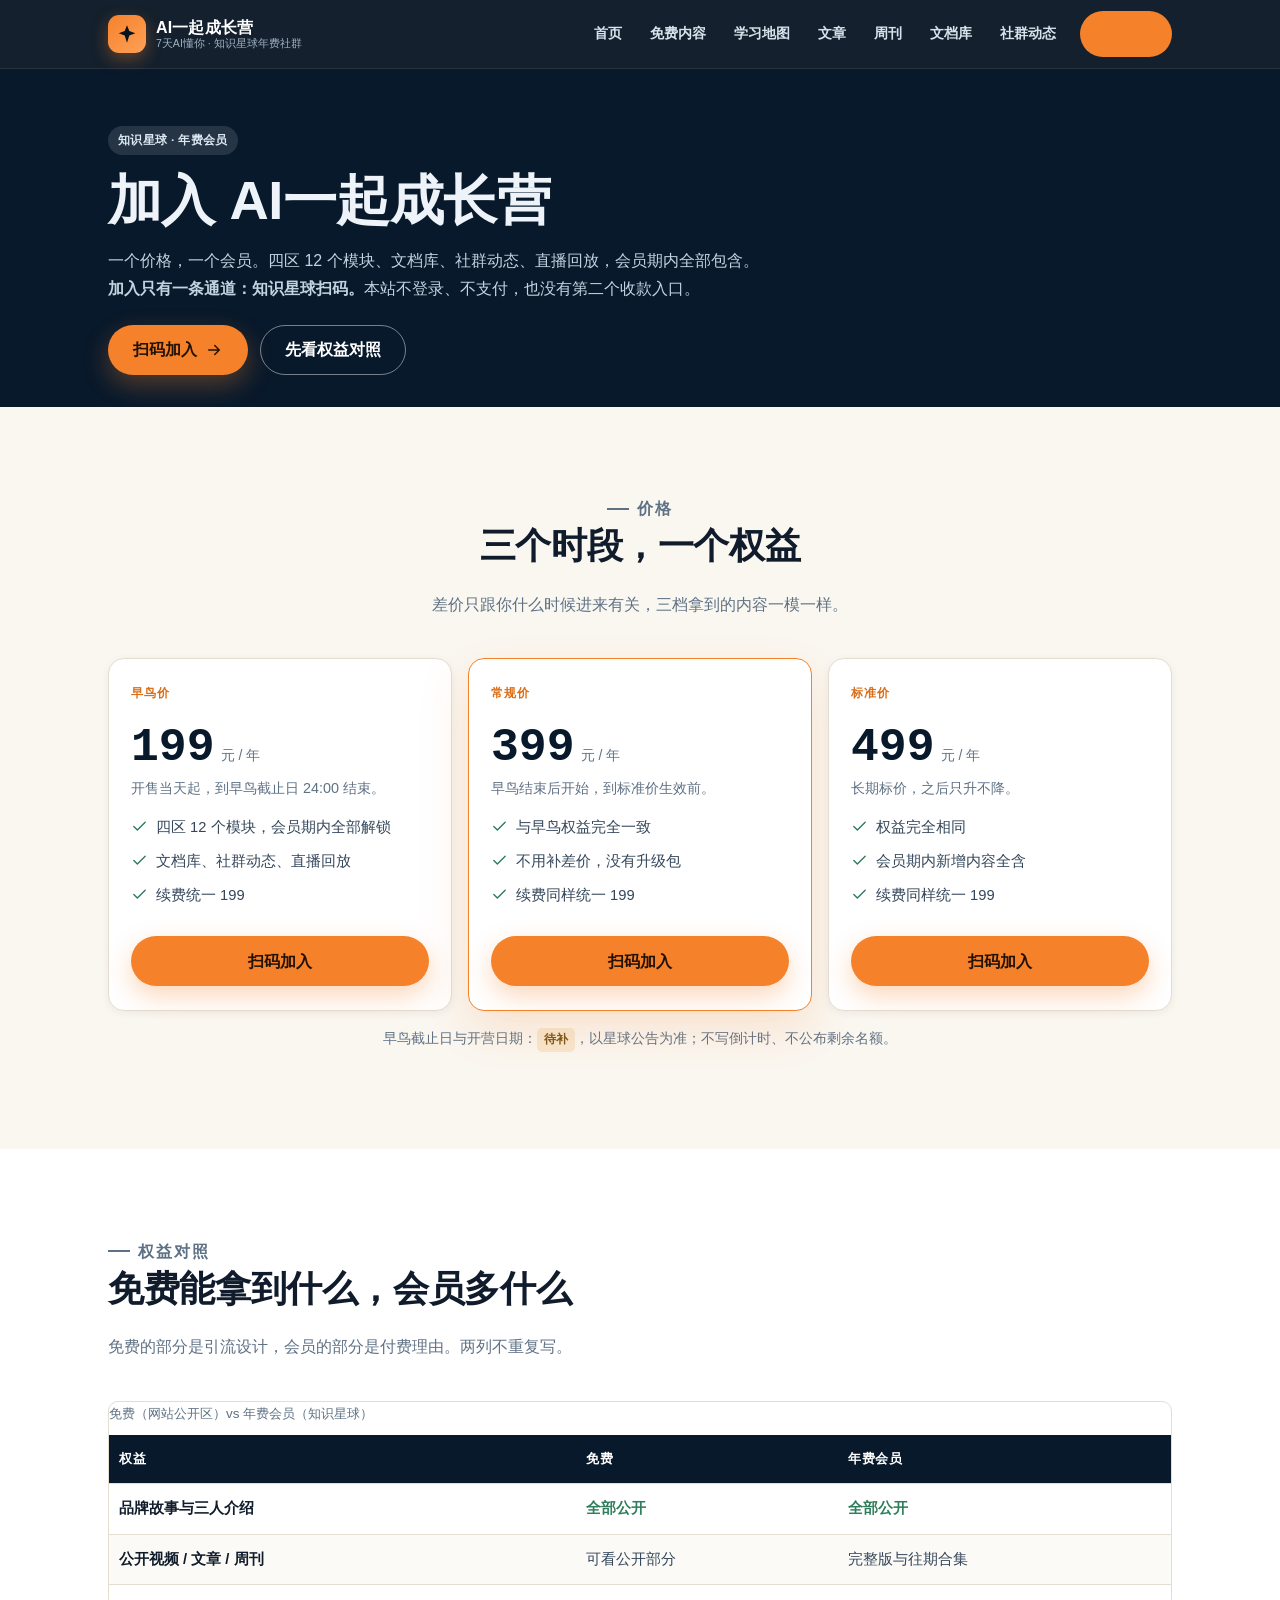
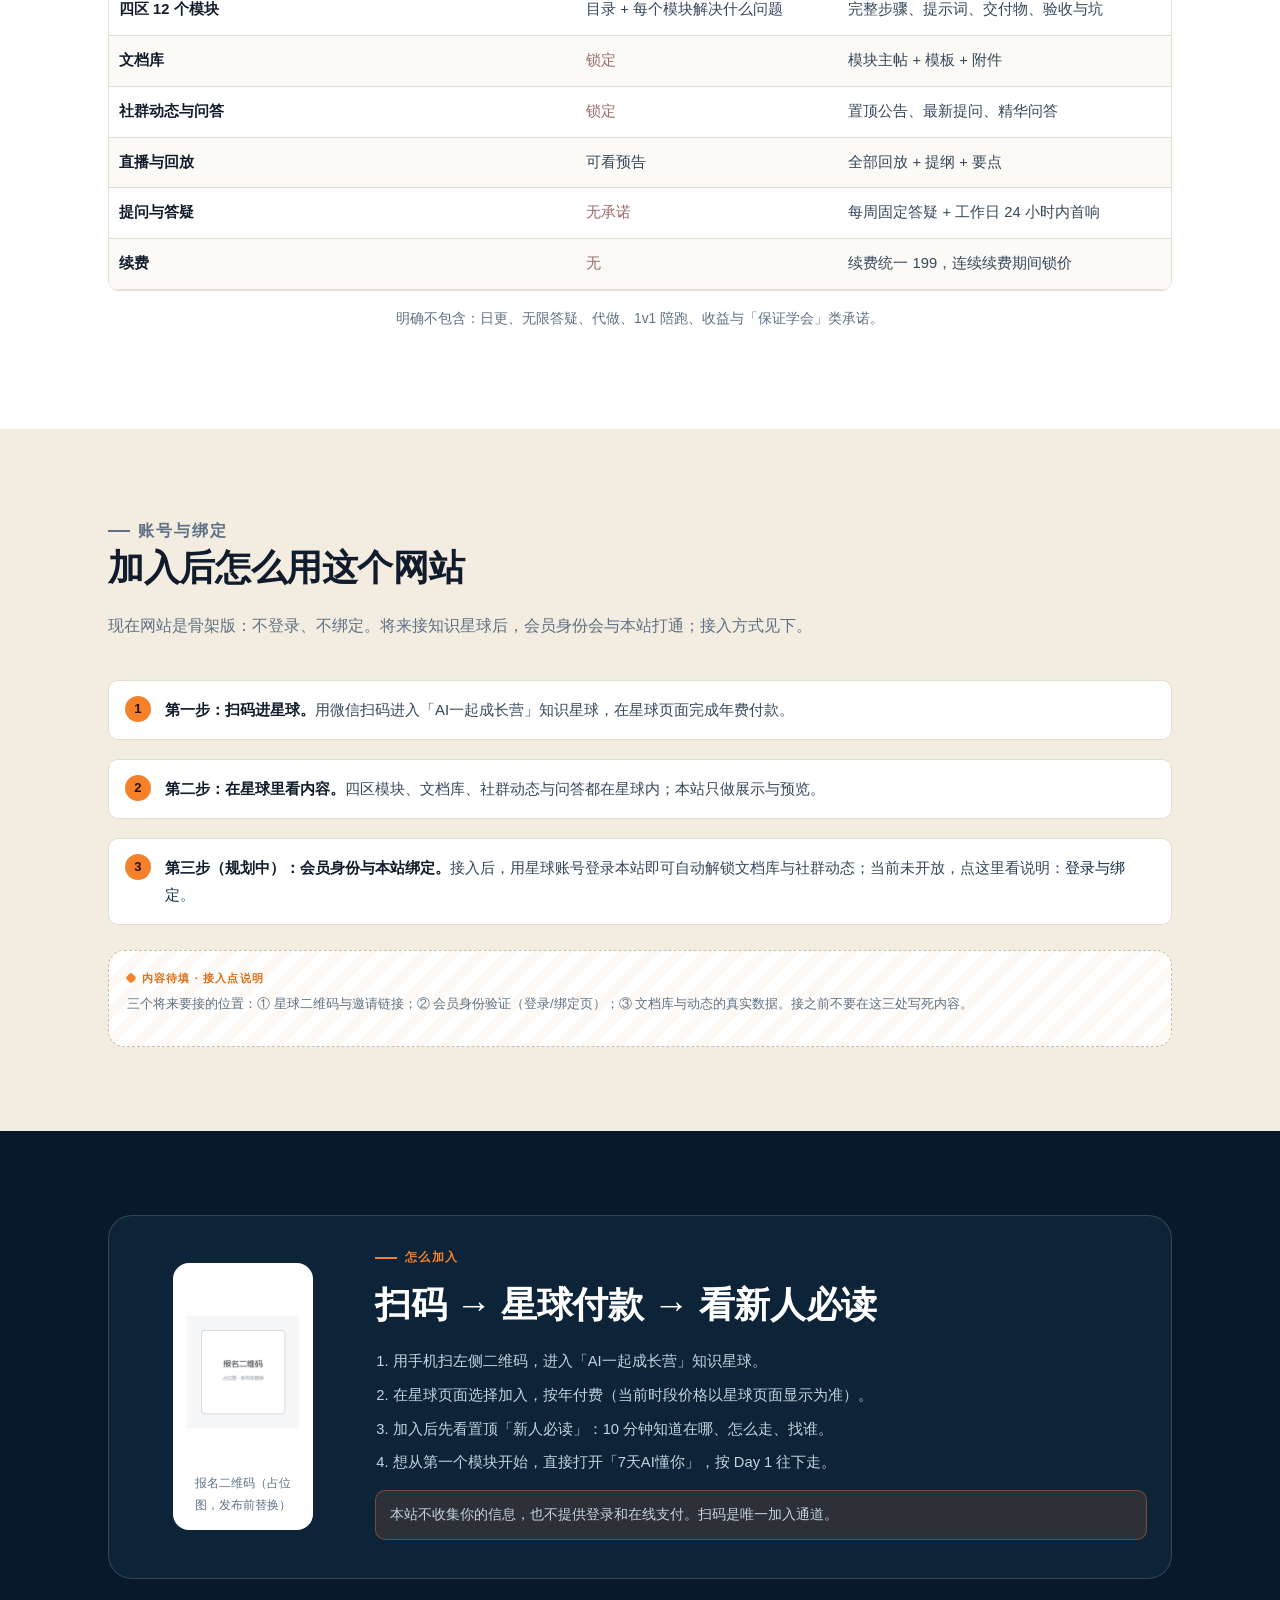
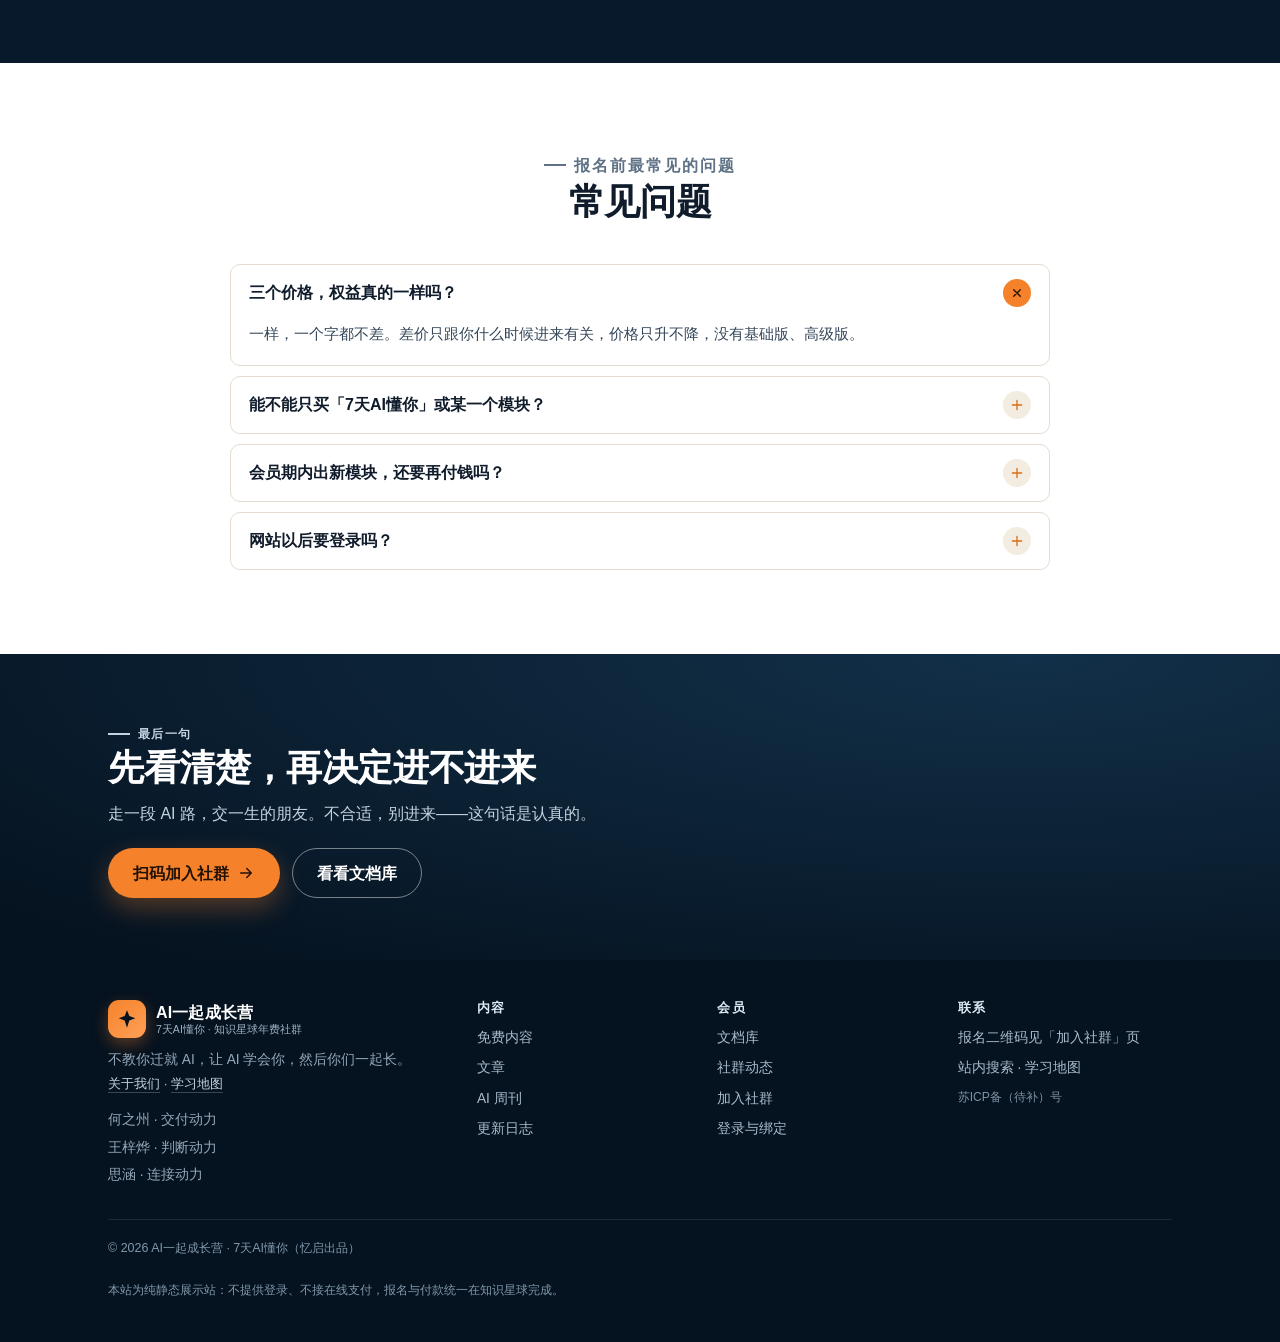
<file: join.html>
﻿<!DOCTYPE html>
<html lang="zh-CN">
<head>
<meta charset="utf-8">
<meta name="viewport" content="width=device-width, initial-scale=1">
<title>加入社群｜一个价格，一个会员 · AI一起成长营</title>
<meta name="description" content="AI一起成长营年费会员：早鸟 199 / 常规 399 / 标准价 499，三档权益完全一致。含四区 12 个模块、文档库、社群问答与直播回放。加入统一走知识星球扫码。">
<link rel="canonical" href="https://hxtao1001.github.io/ai-together-site-preview/join.html">
<meta name="theme-color" content="#08192B">
<meta property="og:type" content="website">
<meta property="og:site_name" content="AI一起成长营">
<meta property="og:title" content="加入社群｜一个价格，一个会员">
<meta property="og:description" content="早鸟 199 / 常规 399 / 标准价 499，权益完全一致。加入统一走知识星球扫码。">
<meta property="og:url" content="https://hxtao1001.github.io/ai-together-site-preview/join.html">
<meta property="og:image" content="assets/img/hero-trio.jpg">
<meta property="og:image:alt" content="三个人沿着山间小路一起往上走">
<meta name="twitter:card" content="summary_large_image">
<link rel="icon" href="assets/img/favicon.svg" type="image/svg+xml">
<link rel="stylesheet" href="assets/css/style.css">
<noscript><style>.faq-a[hidden]{display:block}</style></noscript>
</head>
<body data-page="join">
<a class="skip-link" href="#main">跳到正文</a>

<header class="site-header">
  <div class="container header-inner">
    <a class="brand" href="index.html" aria-label="AI一起成长营 首页">
      <span class="brand-mark" aria-hidden="true">
        <svg viewBox="0 0 24 24" fill="currentColor"><path d="M12 2.4l2.5 6.3 6.6 2.4-6.6 2.4L12 21.6l-2.5-8.1L3 11.1l6.5-2.4L12 2.4z"/></svg>
      </span>
      <span class="brand-text">
        <strong>AI一起成长营</strong>
        <small>7天AI懂你 · 知识星球年费社群</small>
      </span>
    </a>
    <button class="nav-toggle" type="button" aria-expanded="false" aria-controls="site-nav" aria-label="打开导航菜单">
      <span></span><span></span><span></span>
    </button>
    <nav class="site-nav" id="site-nav" aria-label="主导航">
      <ul>
        <li><a href="index.html" data-nav="home">首页</a></li>
        <li><a href="videos.html" data-nav="videos">免费内容</a></li>
        <li><a href="roadmap.html" data-nav="roadmap">学习地图</a></li>
        <li><a href="articles.html" data-nav="articles">文章</a></li>
        <li><a href="weekly.html" data-nav="weekly">周刊</a></li>
        <li><a href="docs.html" data-nav="docs">文档库</a></li>
        <li><a href="feed.html" data-nav="feed">社群动态</a></li>
        <li><a class="nav-cta" href="join.html" data-nav="join">加入社群</a></li>
      </ul>
    </nav>
  </div>
</header>

<main id="main">
  <section class="page-head">
    <div class="container">
      <span class="tag tag--dark">知识星球 · 年费会员</span>
      <h1>加入 AI一起成长营</h1>
      <p>一个价格，一个会员。四区 12 个模块、文档库、社群动态、直播回放，会员期内全部包含。</p>
      <p><strong>加入只有一条通道：知识星球扫码。</strong>本站不登录、不支付，也没有第二个收款入口。</p>
      <div class="btn-row" style="margin-top:22px">
        <a class="btn btn--primary" href="#qr">扫码加入
          <svg viewBox="0 0 24 24" fill="none" stroke="currentColor" stroke-width="2" stroke-linecap="round" stroke-linejoin="round" aria-hidden="true"><path d="M5 12h14M13 6l6 6-6 6"/></svg>
        </a>
        <a class="btn btn--outline" href="#rights">先看权益对照</a>
      </div>
    </div>
  </section>

  <!-- 价格 -->
  <section class="section section--cream" id="price">
    <div class="container">
      <div class="section-head section-head--center">
        <p class="eyebrow">价格</p>
        <h2>三个时段，一个权益</h2>
        <p>差价只跟你什么时候进来有关，三档拿到的内容一模一样。</p>
      </div>
      <!-- SLOT: 价格三档 · 数值以框架 03 为准；改价时三处同步 -->
      <div class="price-grid">
        <div class="price">
          <p class="price-stage">早鸟价</p>
          <p class="price-amount"><b>199</b><span>元 / 年</span></p>
          <p class="price-desc">开售当天起，到早鸟截止日 24:00 结束。</p>
          <ul>
            <li><svg viewBox="0 0 24 24" fill="none" stroke="currentColor" stroke-width="2" stroke-linecap="round" stroke-linejoin="round" aria-hidden="true"><path d="M20 6 9 17l-5-5"/></svg>四区 12 个模块，会员期内全部解锁</li>
            <li><svg viewBox="0 0 24 24" fill="none" stroke="currentColor" stroke-width="2" stroke-linecap="round" stroke-linejoin="round" aria-hidden="true"><path d="M20 6 9 17l-5-5"/></svg>文档库、社群动态、直播回放</li>
            <li><svg viewBox="0 0 24 24" fill="none" stroke="currentColor" stroke-width="2" stroke-linecap="round" stroke-linejoin="round" aria-hidden="true"><path d="M20 6 9 17l-5-5"/></svg>续费统一 199</li>
          </ul>
          <a class="btn btn--primary btn--block" href="#qr">扫码加入</a>
        </div>
        <div class="price price--feature">
          <p class="price-stage">常规价</p>
          <p class="price-amount"><b>399</b><span>元 / 年</span></p>
          <p class="price-desc">早鸟结束后开始，到标准价生效前。</p>
          <ul>
            <li><svg viewBox="0 0 24 24" fill="none" stroke="currentColor" stroke-width="2" stroke-linecap="round" stroke-linejoin="round" aria-hidden="true"><path d="M20 6 9 17l-5-5"/></svg>与早鸟权益完全一致</li>
            <li><svg viewBox="0 0 24 24" fill="none" stroke="currentColor" stroke-width="2" stroke-linecap="round" stroke-linejoin="round" aria-hidden="true"><path d="M20 6 9 17l-5-5"/></svg>不用补差价，没有升级包</li>
            <li><svg viewBox="0 0 24 24" fill="none" stroke="currentColor" stroke-width="2" stroke-linecap="round" stroke-linejoin="round" aria-hidden="true"><path d="M20 6 9 17l-5-5"/></svg>续费同样统一 199</li>
          </ul>
          <a class="btn btn--primary btn--block" href="#qr">扫码加入</a>
        </div>
        <div class="price">
          <p class="price-stage">标准价</p>
          <p class="price-amount"><b>499</b><span>元 / 年</span></p>
          <p class="price-desc">长期标价，之后只升不降。</p>
          <ul>
            <li><svg viewBox="0 0 24 24" fill="none" stroke="currentColor" stroke-width="2" stroke-linecap="round" stroke-linejoin="round" aria-hidden="true"><path d="M20 6 9 17l-5-5"/></svg>权益完全相同</li>
            <li><svg viewBox="0 0 24 24" fill="none" stroke="currentColor" stroke-width="2" stroke-linecap="round" stroke-linejoin="round" aria-hidden="true"><path d="M20 6 9 17l-5-5"/></svg>会员期内新增内容全含</li>
            <li><svg viewBox="0 0 24 24" fill="none" stroke="currentColor" stroke-width="2" stroke-linecap="round" stroke-linejoin="round" aria-hidden="true"><path d="M20 6 9 17l-5-5"/></svg>续费同样统一 199</li>
          </ul>
          <a class="btn btn--primary btn--block" href="#qr">扫码加入</a>
        </div>
      </div>
      <p class="price-note">早鸟截止日与开营日期：<span class="tbd">待补</span>，以星球公告为准；不写倒计时、不公布剩余名额。</p>
    </div>
  </section>

  <!-- 权益对照 -->
  <section class="section section--white" id="rights">
    <div class="container">
      <div class="section-head">
        <p class="eyebrow">权益对照</p>
        <h2>免费能拿到什么，会员多什么</h2>
        <p>免费的部分是引流设计，会员的部分是付费理由。两列不重复写。</p>
      </div>
      <div class="table-scroll table-scroll--plain">
        <table class="compare compare--stack">
          <caption>免费（网站公开区）vs 年费会员（知识星球）</caption>
          <thead>
            <tr><th scope="col">权益</th><th scope="col">免费</th><th scope="col">年费会员</th></tr>
          </thead>
          <tbody>
            <tr><th scope="row">品牌故事与三人介绍</th><td data-label="免费" class="yes">全部公开</td><td data-label="会员" class="yes">全部公开</td></tr>
            <tr><th scope="row">公开视频 / 文章 / 周刊</th><td data-label="免费">可看公开部分</td><td data-label="会员">完整版与往期合集</td></tr>
            <tr><th scope="row">四区 12 个模块</th><td data-label="免费">目录 + 每个模块解决什么问题</td><td data-label="会员">完整步骤、提示词、交付物、验收与坑</td></tr>
            <tr><th scope="row">文档库</th><td data-label="免费" class="no">锁定</td><td data-label="会员">模块主帖 + 模板 + 附件</td></tr>
            <tr><th scope="row">社群动态与问答</th><td data-label="免费" class="no">锁定</td><td data-label="会员">置顶公告、最新提问、精华问答</td></tr>
            <tr><th scope="row">直播与回放</th><td data-label="免费">可看预告</td><td data-label="会员">全部回放 + 提纲 + 要点</td></tr>
            <tr><th scope="row">提问与答疑</th><td data-label="免费" class="no">无承诺</td><td data-label="会员">每周固定答疑 + 工作日 24 小时内首响</td></tr>
            <tr><th scope="row">续费</th><td data-label="免费" class="no">无</td><td data-label="会员">续费统一 199，连续续费期间锁价</td></tr>
          </tbody>
        </table>
      </div>
      <p class="price-note">明确不包含：日更、无限答疑、代做、1v1 陪跑、收益与「保证学会」类承诺。</p>
    </div>
  </section>

  <!-- 绑定说明 -->
  <section class="section section--cream2">
    <div class="container">
      <div class="section-head">
        <p class="eyebrow">账号与绑定</p>
        <h2>加入后怎么用这个网站</h2>
        <p>现在网站是骨架版：不登录、不绑定。将来接知识星球后，会员身份会与本站打通；接入方式见下。</p>
      </div>
      <!-- SLOT: 知识星球绑定说明 · 3 步；将来接星球后，这里换成真实操作截图 -->
      <ol class="steps">
        <li><strong>第一步：扫码进星球。</strong>用微信扫码进入「AI一起成长营」知识星球，在星球页面完成年费付款。</li>
        <li><strong>第二步：在星球里看内容。</strong>四区模块、文档库、社群动态与问答都在星球内；本站只做展示与预览。</li>
        <li><strong>第三步（规划中）：会员身份与本站绑定。</strong>接入后，用星球账号登录本站即可自动解锁文档库与社群动态；当前未开放，点这里看说明：<a href="login.html">登录与绑定</a>。</li>
      </ol>
      <div class="slot" style="margin-top:18px">
        <span class="slot-label">内容待填 · 接入点说明</span>
        <p class="slot-hint">三个将来要接的位置：① 星球二维码与邀请链接；② 会员身份验证（登录/绑定页）；③ 文档库与动态的真实数据。接之前不要在这三处写死内容。</p>
      </div>
    </div>
  </section>

  <!-- 二维码 -->
  <section class="section section--navy" id="qr">
    <div class="container">
      <div class="qr-panel">
        <figure class="qr-figure">
          <img src="assets/img/qr-placeholder.png" width="480" height="480" loading="lazy" alt="知识星球报名二维码占位图">
          <figcaption>报名二维码（占位图，发布前替换）</figcaption>
        </figure>
        <div>
          <p class="eyebrow">怎么加入</p>
          <h2>扫码 → 星球付款 → 看新人必读</h2>
          <ol class="qr-steps">
            <li>用手机扫左侧二维码，进入「AI一起成长营」知识星球。</li>
            <li>在星球页面选择加入，按年付费（当前时段价格以星球页面显示为准）。</li>
            <li>加入后先看置顶「新人必读」：10 分钟知道在哪、怎么走、找谁。</li>
            <li>想从第一个模块开始，直接打开「7天AI懂你」，按 Day 1 往下走。</li>
          </ol>
          <p class="qr-tip">本站不收集你的信息，也不提供登录和在线支付。扫码是唯一加入通道。</p>
        </div>
      </div>
    </div>
  </section>

  <!-- FAQ -->
  <section class="section section--white" id="faq">
    <div class="container">
      <div class="section-head section-head--center">
        <p class="eyebrow">报名前最常见的问题</p>
        <h2>常见问题</h2>
      </div>
      <div class="faq">
        <div class="faq-item">
          <button class="faq-q" type="button" aria-expanded="true" aria-controls="jfaq-1" id="jfaq-1-btn">
            三个价格，权益真的一样吗？
            <span class="faq-icon" aria-hidden="true"><svg viewBox="0 0 24 24" fill="none" stroke="currentColor" stroke-width="2" stroke-linecap="round"><path d="M12 5v14M5 12h14"/></svg></span>
          </button>
          <div class="faq-a" id="jfaq-1" role="region" aria-labelledby="jfaq-1-btn">
            <p>一样，一个字都不差。差价只跟你什么时候进来有关，价格只升不降，没有基础版、高级版。</p>
          </div>
        </div>
        <div class="faq-item">
          <button class="faq-q" type="button" aria-expanded="false" aria-controls="jfaq-2" id="jfaq-2-btn">
            能不能只买「7天AI懂你」或某一个模块？
            <span class="faq-icon" aria-hidden="true"><svg viewBox="0 0 24 24" fill="none" stroke="currentColor" stroke-width="2" stroke-linecap="round"><path d="M12 5v14M5 12h14"/></svg></span>
          </button>
          <div class="faq-a" id="jfaq-2" role="region" aria-labelledby="jfaq-2-btn" hidden>
            <p>不能。模块都含在年费会员里，不单卖，也没有「先报一个模块再升级会员」这回事。</p>
          </div>
        </div>
        <div class="faq-item">
          <button class="faq-q" type="button" aria-expanded="false" aria-controls="jfaq-3" id="jfaq-3-btn">
            会员期内出新模块，还要再付钱吗？
            <span class="faq-icon" aria-hidden="true"><svg viewBox="0 0 24 24" fill="none" stroke="currentColor" stroke-width="2" stroke-linecap="round"><path d="M12 5v14M5 12h14"/></svg></span>
          </button>
          <div class="faq-a" id="jfaq-3" role="region" aria-labelledby="jfaq-3-btn" hidden>
            <p>不用。会员期内所有更新都包含，不二次收费，也不用补差价升级。</p>
          </div>
        </div>
        <div class="faq-item">
          <button class="faq-q" type="button" aria-expanded="false" aria-controls="jfaq-4" id="jfaq-4-btn">
            网站以后要登录吗？
            <span class="faq-icon" aria-hidden="true"><svg viewBox="0 0 24 24" fill="none" stroke="currentColor" stroke-width="2" stroke-linecap="round"><path d="M12 5v14M5 12h14"/></svg></span>
          </button>
          <div class="faq-a" id="jfaq-4" role="region" aria-labelledby="jfaq-4-btn" hidden>
            <p>现在不需要，本站不登录也不支付。将来会把知识星球会员身份接到本站，用来解锁文档库与社群动态；接入方式见<a href="login.html">登录与绑定</a>。</p>
          </div>
        </div>
      </div>
    </div>
  </section>

  <section class="cta-band">
    <div class="container cta-band-inner">
      <div>
        <p class="eyebrow">最后一句</p>
        <h2>先看清楚，再决定进不进来</h2>
        <p>走一段 AI 路，交一生的朋友。不合适，别进来——这句话是认真的。</p>
        <div class="btn-row">
          <a class="btn btn--primary" href="#qr">扫码加入社群
            <svg viewBox="0 0 24 24" fill="none" stroke="currentColor" stroke-width="2" stroke-linecap="round" stroke-linejoin="round" aria-hidden="true"><path d="M5 12h14M13 6l6 6-6 6"/></svg>
          </a>
          <a class="btn btn--outline" href="docs.html">看看文档库</a>
        </div>
      </div>
    </div>
  </section>
</main>

<footer class="site-footer">
  <div class="container">
    <div class="footer-top">
      <div class="footer-brand">
        <a class="brand" href="index.html" aria-label="AI一起成长营 首页">
          <span class="brand-mark" aria-hidden="true">
            <svg viewBox="0 0 24 24" fill="currentColor"><path d="M12 2.4l2.5 6.3 6.6 2.4-6.6 2.4L12 21.6l-2.5-8.1L3 11.1l6.5-2.4L12 2.4z"/></svg>
          </span>
          <span class="brand-text"><strong>AI一起成长营</strong><small>7天AI懂你 · 知识星球年费社群</small></span>
        </a>
        <p>不教你迁就 AI，让 AI 学会你，然后你们一起长。</p>
        <p class="footer-links"><a href="about.html">关于我们</a> · <a href="roadmap.html">学习地图</a></p>
        <p class="footer-people">何之州 · 交付动力<br>王梓烨 · 判断动力<br>思涵 · 连接动力</p>
      </div>
      <div class="footer-col">
        <h2>内容</h2>
        <ul>
          <li><a href="videos.html">免费内容</a></li>
          <li><a href="articles.html">文章</a></li>
          <li><a href="weekly.html">AI 周刊</a></li>
          <li><a href="changelog.html">更新日志</a></li>
        </ul>
      </div>
      <div class="footer-col">
        <h2>会员</h2>
        <ul>
          <li><a href="docs.html">文档库</a></li>
          <li><a href="feed.html">社群动态</a></li>
          <li><a href="join.html">加入社群</a></li>
          <li><a href="login.html">登录与绑定</a></li>
        </ul>
      </div>
      <div class="footer-col">
        <h2>联系</h2>
        <p>报名二维码见「加入社群」页</p>
        <p><a href="search.html">站内搜索</a> · <a href="roadmap.html">学习地图</a></p>
        <p class="footer-icp"><a href="#">苏ICP备（待补）号</a></p>
      </div>
    </div>
    <div class="footer-bottom">
      <p>© <span data-year>2026</span> AI一起成长营 · 7天AI懂你（忆启出品）</p>
      <p>本站为纯静态展示站：不提供登录、不接在线支付，报名与付款统一在知识星球完成。</p>
    </div>
  </div>
</footer>

<script src="assets/js/site.js" defer></script>
</body>
</html>
</file>
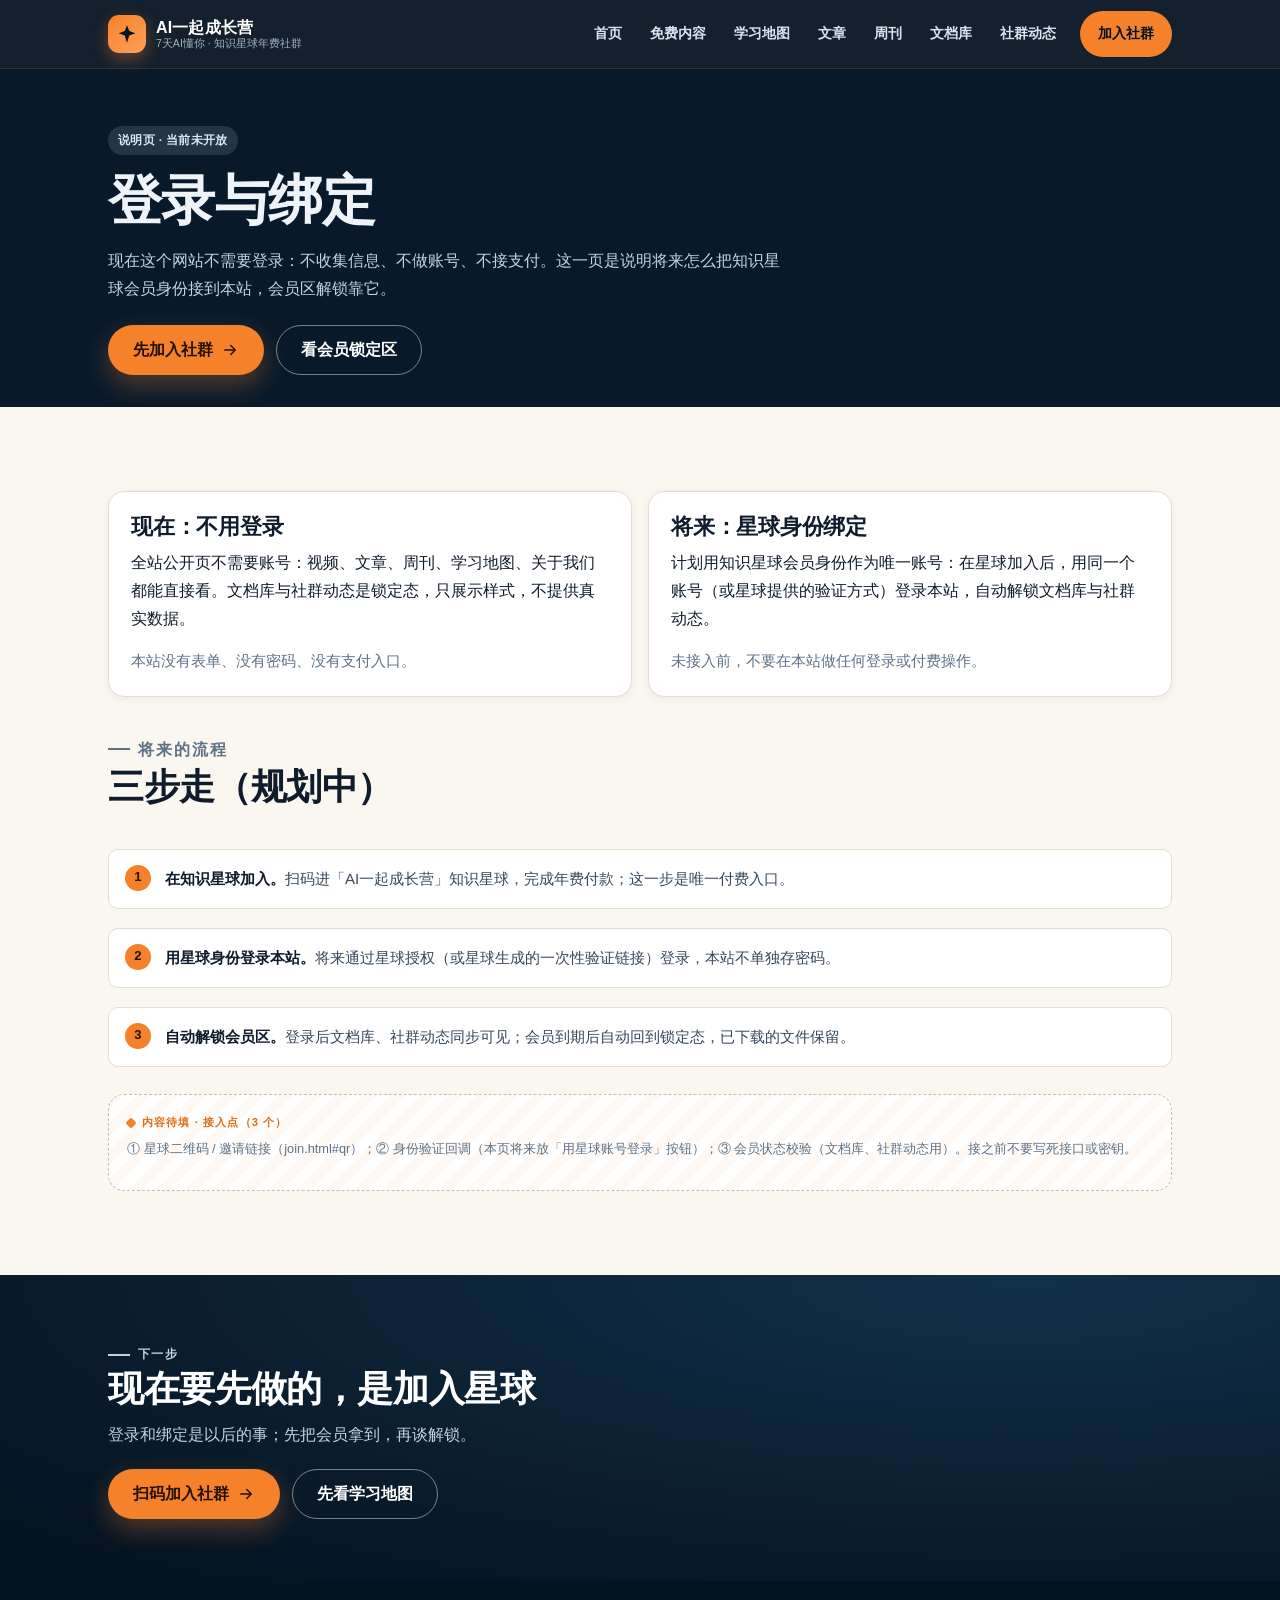
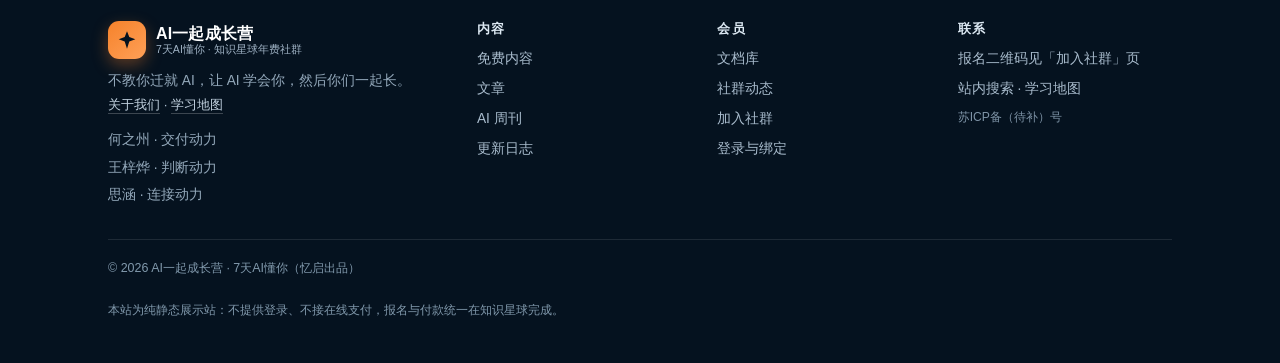
<file: login.html>
﻿<!DOCTYPE html>
<html lang="zh-CN">
<head>
<meta charset="utf-8">
<meta name="viewport" content="width=device-width, initial-scale=1">
<title>登录与绑定｜说明页（当前未开放） · AI一起成长营</title>
<meta name="description" content="登录与绑定说明：当前网站不登录、不支付；将来接知识星球会员身份，用星球账号登录后自动解锁文档库与社群动态。">
<link rel="canonical" href="https://hxtao1001.github.io/ai-together-site-preview/login.html">
<meta name="theme-color" content="#08192B">
<meta property="og:type" content="website">
<meta property="og:site_name" content="AI一起成长营">
<meta property="og:title" content="登录与绑定｜说明页（当前未开放）">
<meta property="og:description" content="当前网站不登录、不支付；将来接知识星球会员身份后自动解锁会员区。">
<meta property="og:url" content="https://hxtao1001.github.io/ai-together-site-preview/login.html">
<meta property="og:image" content="assets/img/hero-trio.jpg">
<meta property="og:image:alt" content="三个人沿着山间小路一起往上走">
<meta name="twitter:card" content="summary_large_image">
<link rel="icon" href="assets/img/favicon.svg" type="image/svg+xml">
<link rel="stylesheet" href="assets/css/style.css">
</head>
<body data-page="login">
<a class="skip-link" href="#main">跳到正文</a>

<header class="site-header">
  <div class="container header-inner">
    <a class="brand" href="index.html" aria-label="AI一起成长营 首页">
      <span class="brand-mark" aria-hidden="true">
        <svg viewBox="0 0 24 24" fill="currentColor"><path d="M12 2.4l2.5 6.3 6.6 2.4-6.6 2.4L12 21.6l-2.5-8.1L3 11.1l6.5-2.4L12 2.4z"/></svg>
      </span>
      <span class="brand-text">
        <strong>AI一起成长营</strong>
        <small>7天AI懂你 · 知识星球年费社群</small>
      </span>
    </a>
    <button class="nav-toggle" type="button" aria-expanded="false" aria-controls="site-nav" aria-label="打开导航菜单">
      <span></span><span></span><span></span>
    </button>
    <nav class="site-nav" id="site-nav" aria-label="主导航">
      <ul>
        <li><a href="index.html" data-nav="home">首页</a></li>
        <li><a href="videos.html" data-nav="videos">免费内容</a></li>
        <li><a href="roadmap.html" data-nav="roadmap">学习地图</a></li>
        <li><a href="articles.html" data-nav="articles">文章</a></li>
        <li><a href="weekly.html" data-nav="weekly">周刊</a></li>
        <li><a href="docs.html" data-nav="docs">文档库</a></li>
        <li><a href="feed.html" data-nav="feed">社群动态</a></li>
        <li><a class="nav-cta" href="join.html" data-nav="join">加入社群</a></li>
      </ul>
    </nav>
  </div>
</header>

<main id="main">
  <section class="page-head">
    <div class="container">
      <span class="tag tag--dark">说明页 · 当前未开放</span>
      <h1>登录与绑定</h1>
      <p>现在这个网站不需要登录：不收集信息、不做账号、不接支付。这一页是说明将来怎么把知识星球会员身份接到本站，会员区解锁靠它。</p>
      <div class="btn-row" style="margin-top:22px">
        <a class="btn btn--primary" href="join.html">先加入社群
          <svg viewBox="0 0 24 24" fill="none" stroke="currentColor" stroke-width="2" stroke-linecap="round" stroke-linejoin="round" aria-hidden="true"><path d="M5 12h14M13 6l6 6-6 6"/></svg>
        </a>
        <a class="btn btn--outline" href="docs.html">看会员锁定区</a>
      </div>
    </div>
  </section>

  <section class="section section--cream">
    <div class="container">
      <div class="grid grid--2">
        <div class="card">
          <h3>现在：不用登录</h3>
          <p>全站公开页不需要账号：视频、文章、周刊、学习地图、关于我们都能直接看。文档库与社群动态是锁定态，只展示样式，不提供真实数据。</p>
          <p class="skill-kicker">本站没有表单、没有密码、没有支付入口。</p>
        </div>
        <div class="card">
          <h3>将来：星球身份绑定</h3>
          <p>计划用知识星球会员身份作为唯一账号：在星球加入后，用同一个账号（或星球提供的验证方式）登录本站，自动解锁文档库与社群动态。</p>
          <p class="skill-kicker">未接入前，不要在本站做任何登录或付费操作。</p>
        </div>
      </div>

      <div class="section-head" style="margin-top:34px">
        <p class="eyebrow">将来的流程</p>
        <h2>三步走（规划中）</h2>
      </div>
      <!-- SLOT: 绑定说明 · 3 步；接星球前保持「规划中」，接完后换成真实截图与操作步骤 -->
      <ol class="steps">
        <li><strong>在知识星球加入。</strong>扫码进「AI一起成长营」知识星球，完成年费付款；这一步是唯一付费入口。</li>
        <li><strong>用星球身份登录本站。</strong>将来通过星球授权（或星球生成的一次性验证链接）登录，本站不单独存密码。</li>
        <li><strong>自动解锁会员区。</strong>登录后文档库、社群动态同步可见；会员到期后自动回到锁定态，已下载的文件保留。</li>
      </ol>

      <div class="slot" style="margin-top:20px">
        <span class="slot-label">内容待填 · 接入点（3 个）</span>
        <p class="slot-hint">① 星球二维码 / 邀请链接（join.html#qr）；② 身份验证回调（本页将来放「用星球账号登录」按钮）；③ 会员状态校验（文档库、社群动态用）。接之前不要写死接口或密钥。</p>
      </div>
    </div>
  </section>

  <section class="cta-band">
    <div class="container cta-band-inner">
      <div>
        <p class="eyebrow">下一步</p>
        <h2>现在要先做的，是加入星球</h2>
        <p>登录和绑定是以后的事；先把会员拿到，再谈解锁。</p>
        <div class="btn-row">
          <a class="btn btn--primary" href="join.html">扫码加入社群
            <svg viewBox="0 0 24 24" fill="none" stroke="currentColor" stroke-width="2" stroke-linecap="round" stroke-linejoin="round" aria-hidden="true"><path d="M5 12h14M13 6l6 6-6 6"/></svg>
          </a>
          <a class="btn btn--outline" href="roadmap.html">先看学习地图</a>
        </div>
      </div>
    </div>
  </section>
</main>

<footer class="site-footer">
  <div class="container">
    <div class="footer-top">
      <div class="footer-brand">
        <a class="brand" href="index.html" aria-label="AI一起成长营 首页">
          <span class="brand-mark" aria-hidden="true">
            <svg viewBox="0 0 24 24" fill="currentColor"><path d="M12 2.4l2.5 6.3 6.6 2.4-6.6 2.4L12 21.6l-2.5-8.1L3 11.1l6.5-2.4L12 2.4z"/></svg>
          </span>
          <span class="brand-text"><strong>AI一起成长营</strong><small>7天AI懂你 · 知识星球年费社群</small></span>
        </a>
        <p>不教你迁就 AI，让 AI 学会你，然后你们一起长。</p>
        <p class="footer-links"><a href="about.html">关于我们</a> · <a href="roadmap.html">学习地图</a></p>
        <p class="footer-people">何之州 · 交付动力<br>王梓烨 · 判断动力<br>思涵 · 连接动力</p>
      </div>
      <div class="footer-col">
        <h2>内容</h2>
        <ul>
          <li><a href="videos.html">免费内容</a></li>
          <li><a href="articles.html">文章</a></li>
          <li><a href="weekly.html">AI 周刊</a></li>
          <li><a href="changelog.html">更新日志</a></li>
        </ul>
      </div>
      <div class="footer-col">
        <h2>会员</h2>
        <ul>
          <li><a href="docs.html">文档库</a></li>
          <li><a href="feed.html">社群动态</a></li>
          <li><a href="join.html">加入社群</a></li>
          <li><a href="login.html">登录与绑定</a></li>
        </ul>
      </div>
      <div class="footer-col">
        <h2>联系</h2>
        <p>报名二维码见「加入社群」页</p>
        <p><a href="search.html">站内搜索</a> · <a href="roadmap.html">学习地图</a></p>
        <p class="footer-icp"><a href="#">苏ICP备（待补）号</a></p>
      </div>
    </div>
    <div class="footer-bottom">
      <p>© <span data-year>2026</span> AI一起成长营 · 7天AI懂你（忆启出品）</p>
      <p>本站为纯静态展示站：不提供登录、不接在线支付，报名与付款统一在知识星球完成。</p>
    </div>
  </div>
</footer>

<script src="assets/js/site.js" defer></script>
</body>
</html>
</file>
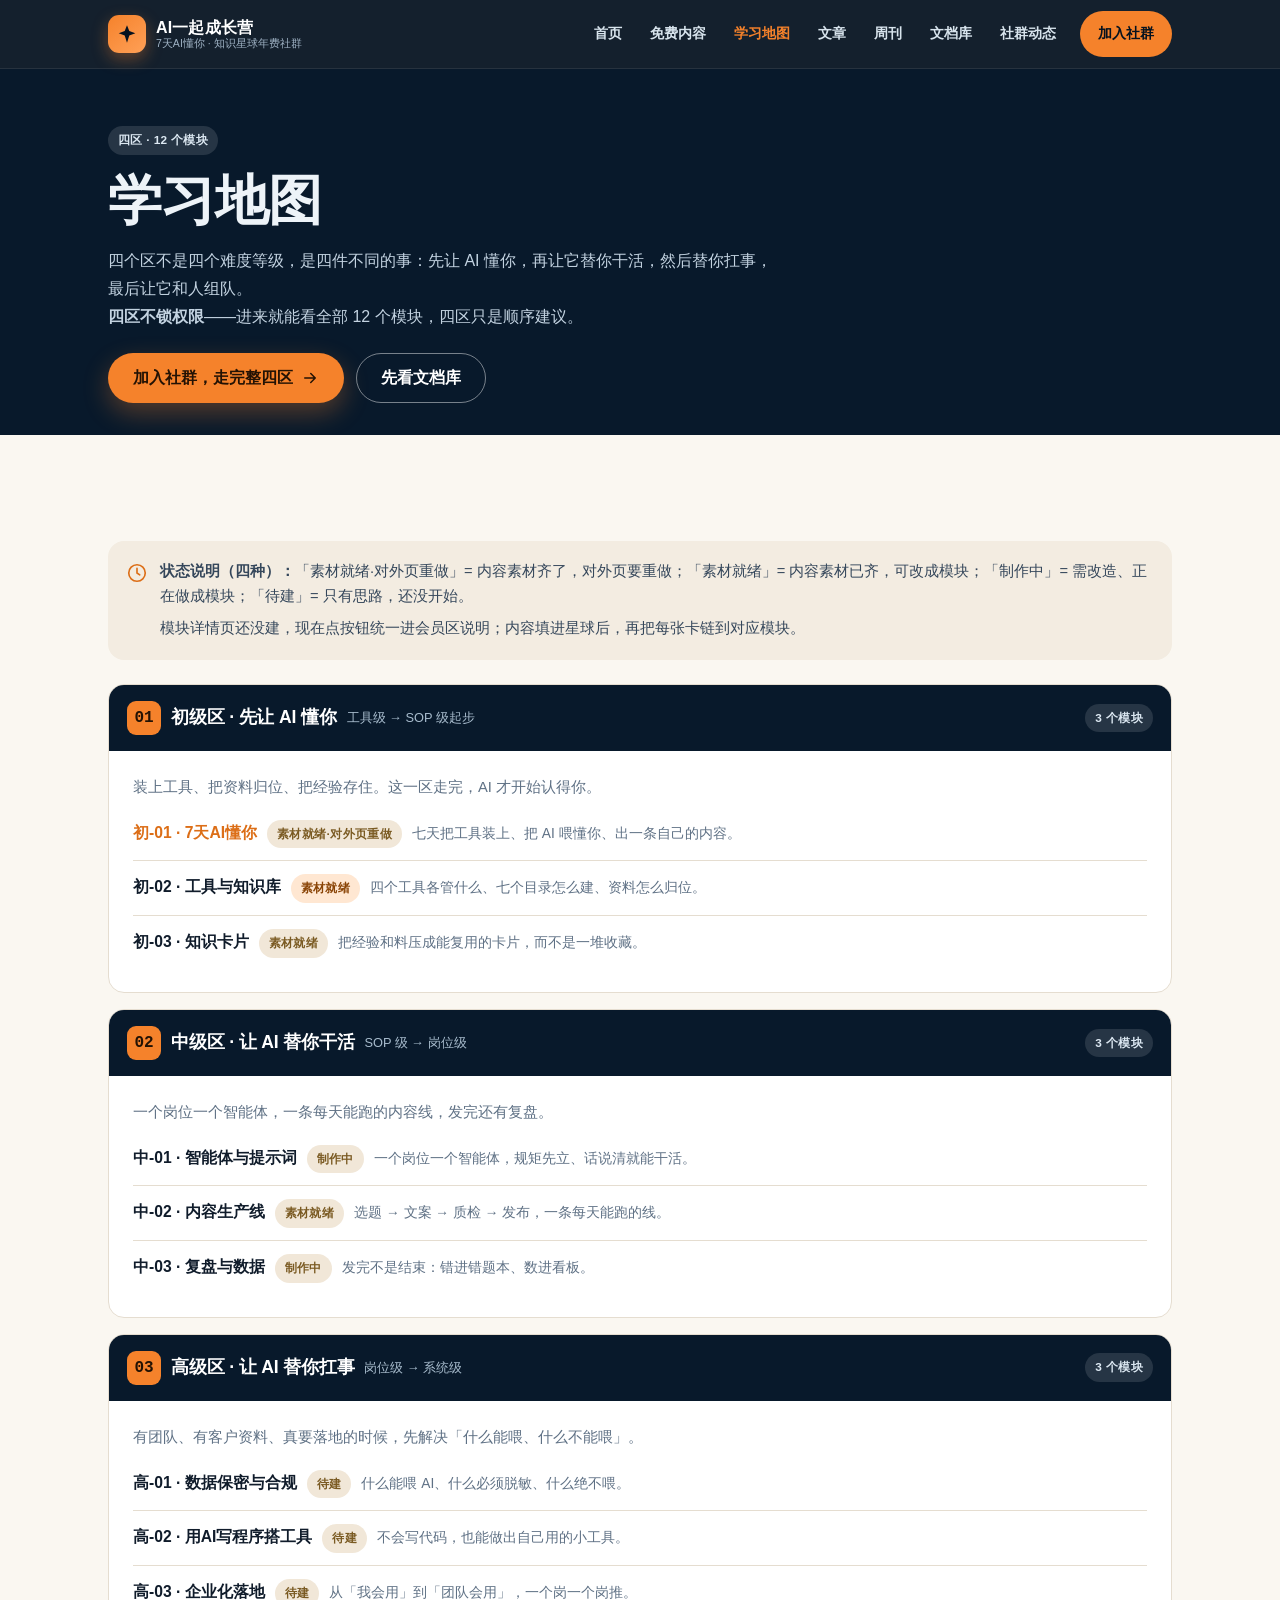
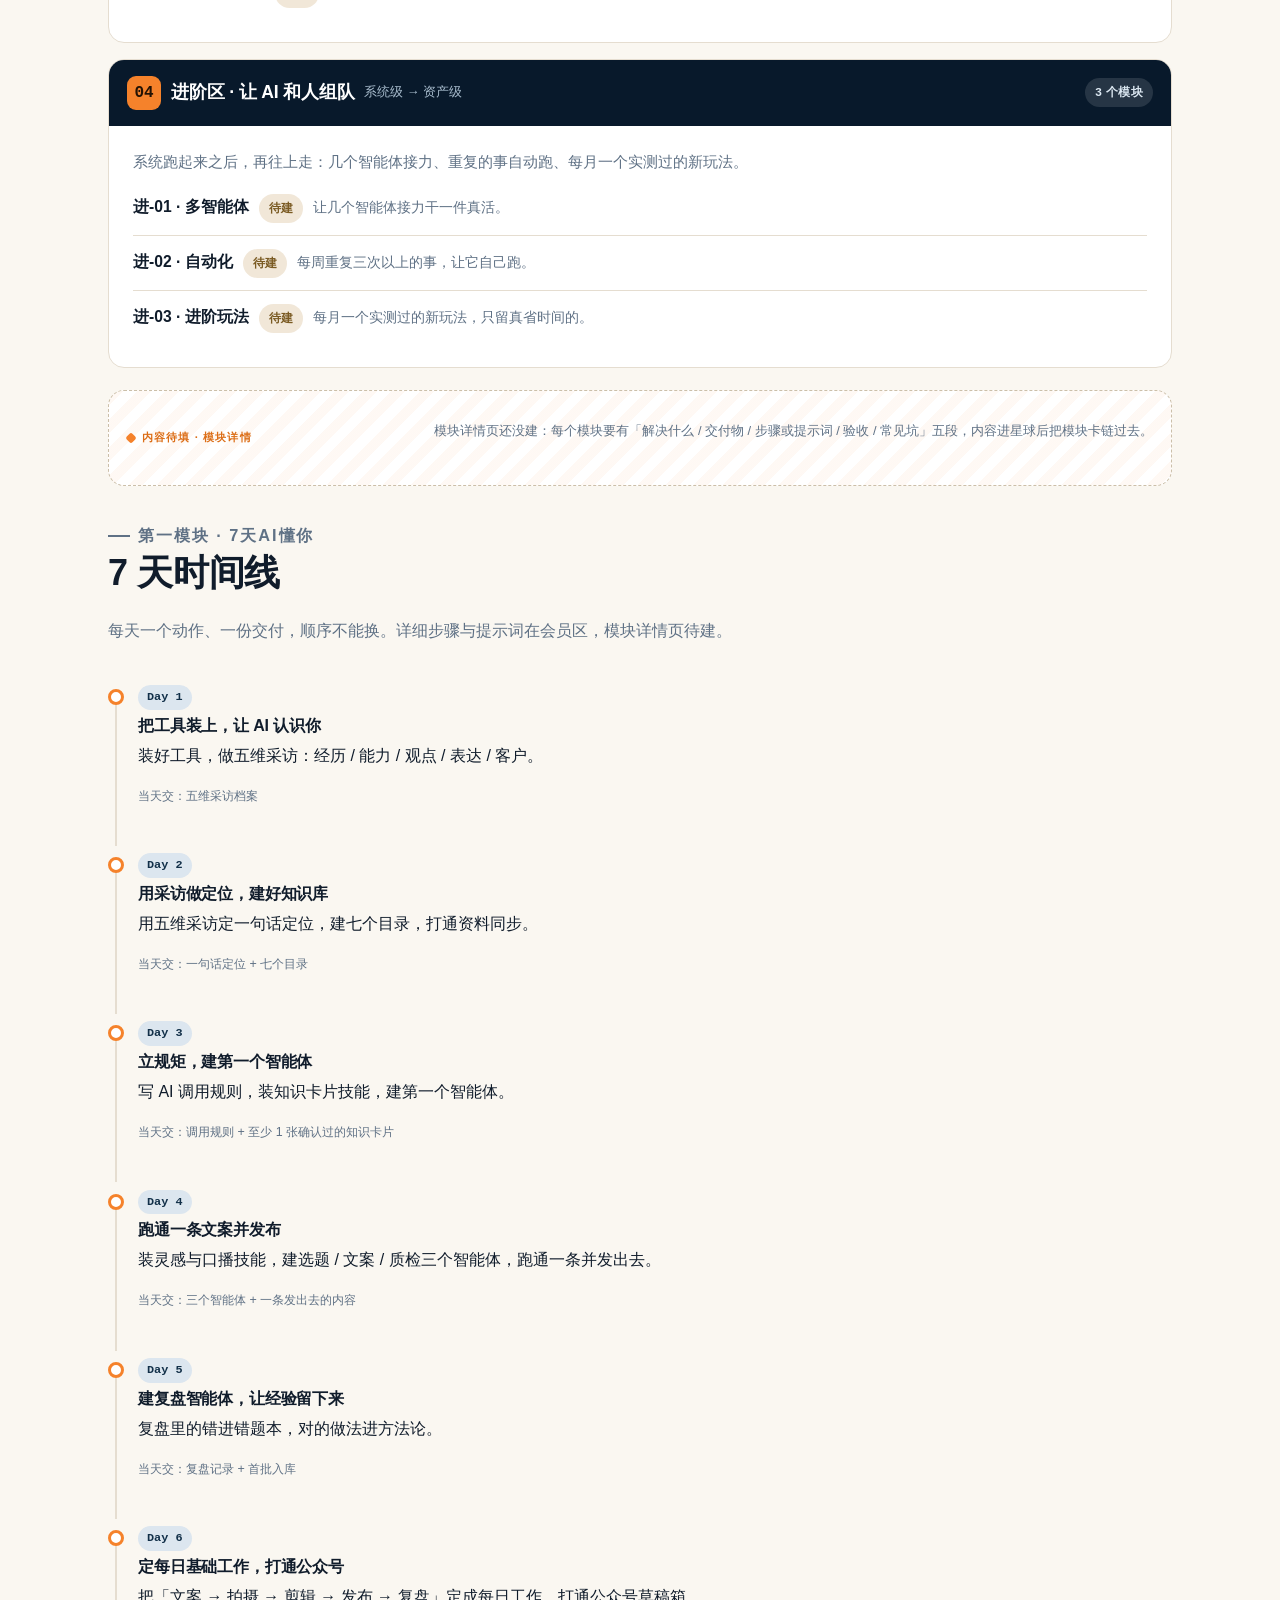
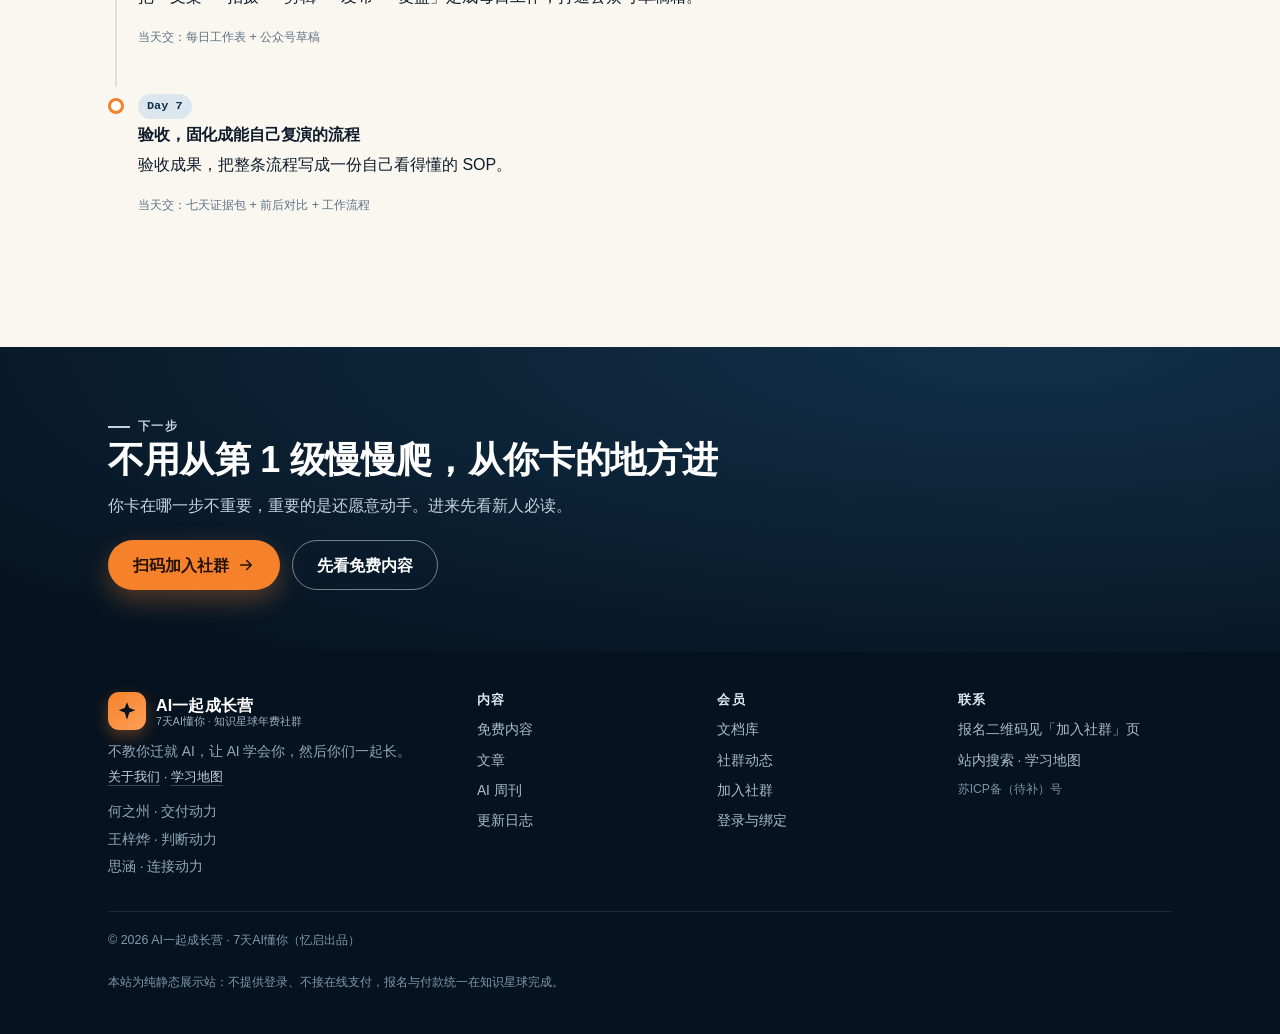
<file: roadmap.html>
﻿<!DOCTYPE html>
<html lang="zh-CN">
<head>
<meta charset="utf-8">
<meta name="viewport" content="width=device-width, initial-scale=1">
<title>学习地图｜四区 12 个模块 · AI一起成长营</title>
<meta name="description" content="初级让 AI 懂你、中级让 AI 干活、高级让 AI 扛事、进阶让 AI 和人组队。四区 12 个模块清单与状态，四区不锁权限，只给顺序建议。">
<link rel="canonical" href="https://hxtao1001.github.io/ai-together-site-preview/roadmap.html">
<meta name="theme-color" content="#08192B">
<meta property="og:type" content="website">
<meta property="og:site_name" content="AI一起成长营">
<meta property="og:title" content="学习地图｜四区 12 个模块">
<meta property="og:description" content="四区不锁权限，只给顺序建议；每季上新 2–3 个模块。">
<meta property="og:url" content="https://hxtao1001.github.io/ai-together-site-preview/roadmap.html">
<meta property="og:image" content="assets/img/climb-stairs.jpg">
<meta property="og:image:alt" content="通往山顶亮灯小屋的石阶">
<meta name="twitter:card" content="summary_large_image">
<link rel="icon" href="assets/img/favicon.svg" type="image/svg+xml">
<link rel="stylesheet" href="assets/css/style.css">
</head>
<body data-page="roadmap">
<a class="skip-link" href="#main">跳到正文</a>

<header class="site-header">
  <div class="container header-inner">
    <a class="brand" href="index.html" aria-label="AI一起成长营 首页">
      <span class="brand-mark" aria-hidden="true">
        <svg viewBox="0 0 24 24" fill="currentColor"><path d="M12 2.4l2.5 6.3 6.6 2.4-6.6 2.4L12 21.6l-2.5-8.1L3 11.1l6.5-2.4L12 2.4z"/></svg>
      </span>
      <span class="brand-text">
        <strong>AI一起成长营</strong>
        <small>7天AI懂你 · 知识星球年费社群</small>
      </span>
    </a>
    <button class="nav-toggle" type="button" aria-expanded="false" aria-controls="site-nav" aria-label="打开导航菜单">
      <span></span><span></span><span></span>
    </button>
    <nav class="site-nav" id="site-nav" aria-label="主导航">
      <ul>
        <li><a href="index.html" data-nav="home">首页</a></li>
        <li><a href="videos.html" data-nav="videos">免费内容</a></li>
        <li><a href="roadmap.html" data-nav="roadmap">学习地图</a></li>
        <li><a href="articles.html" data-nav="articles">文章</a></li>
        <li><a href="weekly.html" data-nav="weekly">周刊</a></li>
        <li><a href="docs.html" data-nav="docs">文档库</a></li>
        <li><a href="feed.html" data-nav="feed">社群动态</a></li>
        <li><a class="nav-cta" href="join.html" data-nav="join">加入社群</a></li>
      </ul>
    </nav>
  </div>
</header>

<main id="main">
  <section class="page-head">
    <div class="container">
      <span class="tag tag--dark">四区 · 12 个模块</span>
      <h1>学习地图</h1>
      <p>四个区不是四个难度等级，是四件不同的事：先让 AI 懂你，再让它替你干活，然后替你扛事，最后让它和人组队。</p>
      <p><strong>四区不锁权限</strong>——进来就能看全部 12 个模块，四区只是顺序建议。</p>
      <div class="btn-row" style="margin-top:22px">
        <a class="btn btn--primary" href="join.html">加入社群，走完整四区
          <svg viewBox="0 0 24 24" fill="none" stroke="currentColor" stroke-width="2" stroke-linecap="round" stroke-linejoin="round" aria-hidden="true"><path d="M5 12h14M13 6l6 6-6 6"/></svg>
        </a>
        <a class="btn btn--outline" href="docs.html">先看文档库</a>
      </div>
    </div>
  </section>

  <section class="section section--cream">
    <div class="container">
      <!-- SLOT: 四区模块 · 12 个；状态与框架 02 同步；模块详情页待建（现在指向会员区说明） -->
      <div class="roadmap-note">
        <svg viewBox="0 0 24 24" fill="none" stroke="currentColor" stroke-width="1.8" stroke-linecap="round" stroke-linejoin="round" aria-hidden="true"><circle cx="12" cy="12" r="9"/><path d="M12 7v5l3 2"/></svg>
        <div>
<p style="margin-bottom:6px"><strong>状态说明（四种）：</strong>「素材就绪·对外页重做」= 内容素材齐了，对外页要重做；「素材就绪」= 内容素材已齐，可改成模块；「制作中」= 需改造、正在做成模块；「待建」= 只有思路，还没开始。</p>
          <p style="margin-bottom:0">模块详情页还没建，现在点按钮统一进会员区说明；内容填进星球后，再把每张卡链到对应模块。</p>
        </div>
      </div>

      <div style="margin-top:24px">
        <section class="level" aria-labelledby="level-1">
          <div class="level-head">
            <span class="level-num">01</span>
            <h2 id="level-1">初级区 · 先让 AI 懂你</h2>
            <span class="level-sub">工具级 → SOP 级起步</span>
            <span class="tag tag--dark">3 个模块</span>
          </div>
          <div class="level-body">
            <p class="level-desc">装上工具、把资料归位、把经验存住。这一区走完，AI 才开始认得你。</p>
            <ul class="module-list">
              <li class="module module--current">
                <span class="module-name">初-01 · 7天AI懂你</span>
                <span class="tag tag--tbd">素材就绪·对外页重做</span>
                <span class="module-desc">七天把工具装上、把 AI 喂懂你、出一条自己的内容。</span>
              </li>
              <li class="module">
                <span class="module-name">初-02 · 工具与知识库</span>
                <span class="tag">素材就绪</span>
                <span class="module-desc">四个工具各管什么、七个目录怎么建、资料怎么归位。</span>
              </li>
              <li class="module">
                <span class="module-name">初-03 · 知识卡片</span>
                <span class="tag tag--tbd">素材就绪</span>
                <span class="module-desc">把经验和料压成能复用的卡片，而不是一堆收藏。</span>
              </li>
            </ul>
          </div>
        </section>

        <section class="level" aria-labelledby="level-2">
          <div class="level-head">
            <span class="level-num">02</span>
            <h2 id="level-2">中级区 · 让 AI 替你干活</h2>
            <span class="level-sub">SOP 级 → 岗位级</span>
            <span class="tag tag--dark">3 个模块</span>
          </div>
          <div class="level-body">
            <p class="level-desc">一个岗位一个智能体，一条每天能跑的内容线，发完还有复盘。</p>
            <ul class="module-list">
              <li class="module"><span class="module-name">中-01 · 智能体与提示词</span><span class="tag tag--tbd">制作中</span><span class="module-desc">一个岗位一个智能体，规矩先立、话说清就能干活。</span></li>
              <li class="module"><span class="module-name">中-02 · 内容生产线</span><span class="tag tag--tbd">素材就绪</span><span class="module-desc">选题 → 文案 → 质检 → 发布，一条每天能跑的线。</span></li>
              <li class="module"><span class="module-name">中-03 · 复盘与数据</span><span class="tag tag--tbd">制作中</span><span class="module-desc">发完不是结束：错进错题本、数进看板。</span></li>
            </ul>
          </div>
        </section>

        <section class="level" aria-labelledby="level-3">
          <div class="level-head">
            <span class="level-num">03</span>
            <h2 id="level-3">高级区 · 让 AI 替你扛事</h2>
            <span class="level-sub">岗位级 → 系统级</span>
            <span class="tag tag--dark">3 个模块</span>
          </div>
          <div class="level-body">
            <p class="level-desc">有团队、有客户资料、真要落地的时候，先解决「什么能喂、什么不能喂」。</p>
            <ul class="module-list">
              <li class="module"><span class="module-name">高-01 · 数据保密与合规</span><span class="tag tag--tbd">待建</span><span class="module-desc">什么能喂 AI、什么必须脱敏、什么绝不喂。</span></li>
              <li class="module"><span class="module-name">高-02 · 用AI写程序搭工具</span><span class="tag tag--tbd">待建</span><span class="module-desc">不会写代码，也能做出自己用的小工具。</span></li>
              <li class="module"><span class="module-name">高-03 · 企业化落地</span><span class="tag tag--tbd">待建</span><span class="module-desc">从「我会用」到「团队会用」，一个岗一个岗推。</span></li>
            </ul>
          </div>
        </section>

        <section class="level" aria-labelledby="level-4">
          <div class="level-head">
            <span class="level-num">04</span>
            <h2 id="level-4">进阶区 · 让 AI 和人组队</h2>
            <span class="level-sub">系统级 → 资产级</span>
            <span class="tag tag--dark">3 个模块</span>
          </div>
          <div class="level-body">
            <p class="level-desc">系统跑起来之后，再往上走：几个智能体接力、重复的事自动跑、每月一个实测过的新玩法。</p>
            <ul class="module-list">
              <li class="module"><span class="module-name">进-01 · 多智能体</span><span class="tag tag--tbd">待建</span><span class="module-desc">让几个智能体接力干一件真活。</span></li>
              <li class="module"><span class="module-name">进-02 · 自动化</span><span class="tag tag--tbd">待建</span><span class="module-desc">每周重复三次以上的事，让它自己跑。</span></li>
              <li class="module"><span class="module-name">进-03 · 进阶玩法</span><span class="tag tag--tbd">待建</span><span class="module-desc">每月一个实测过的新玩法，只留真省时间的。</span></li>
            </ul>
          </div>
        </section>
      </div>

      <div class="slot slot--row" style="margin-top:22px">
        <span class="slot-label">内容待填 · 模块详情</span>
        <p class="slot-hint">模块详情页还没建：每个模块要有「解决什么 / 交付物 / 步骤或提示词 / 验收 / 常见坑」五段，内容进星球后把模块卡链过去。</p>
      </div>
      <div class="section-head" style="margin-top:32px">
        <p class="eyebrow">第一模块 · 7天AI懂你</p>
        <h2>7 天时间线</h2>
        <p>每天一个动作、一份交付，顺序不能换。详细步骤与提示词在会员区，模块详情页待建。</p>
      </div>
      <!-- SLOT: 7 天时间线 · Day1–Day7；每步 = 一句干什么 + 当天交付物 -->
      <ol class="timeline">
        <li class="tl-item">
          <span class="tl-dot" aria-hidden="true"></span>
          <div class="tl-head"><span class="version-tag">Day 1</span></div>
          <div class="tl-body">
            <h3>把工具装上，让 AI 认识你</h3>
            <p>装好工具，做五维采访：经历 / 能力 / 观点 / 表达 / 客户。</p>
            <p class="weekly-date">当天交：五维采访档案</p>
          </div>
        </li>
        <li class="tl-item">
          <span class="tl-dot" aria-hidden="true"></span>
          <div class="tl-head"><span class="version-tag">Day 2</span></div>
          <div class="tl-body">
            <h3>用采访做定位，建好知识库</h3>
            <p>用五维采访定一句话定位，建七个目录，打通资料同步。</p>
            <p class="weekly-date">当天交：一句话定位 + 七个目录</p>
          </div>
        </li>
        <li class="tl-item">
          <span class="tl-dot" aria-hidden="true"></span>
          <div class="tl-head"><span class="version-tag">Day 3</span></div>
          <div class="tl-body">
            <h3>立规矩，建第一个智能体</h3>
            <p>写 AI 调用规则，装知识卡片技能，建第一个智能体。</p>
            <p class="weekly-date">当天交：调用规则 + 至少 1 张确认过的知识卡片</p>
          </div>
        </li>
        <li class="tl-item">
          <span class="tl-dot" aria-hidden="true"></span>
          <div class="tl-head"><span class="version-tag">Day 4</span></div>
          <div class="tl-body">
            <h3>跑通一条文案并发布</h3>
            <p>装灵感与口播技能，建选题 / 文案 / 质检三个智能体，跑通一条并发出去。</p>
            <p class="weekly-date">当天交：三个智能体 + 一条发出去的内容</p>
          </div>
        </li>
        <li class="tl-item">
          <span class="tl-dot" aria-hidden="true"></span>
          <div class="tl-head"><span class="version-tag">Day 5</span></div>
          <div class="tl-body">
            <h3>建复盘智能体，让经验留下来</h3>
            <p>复盘里的错进错题本，对的做法进方法论。</p>
            <p class="weekly-date">当天交：复盘记录 + 首批入库</p>
          </div>
        </li>
        <li class="tl-item">
          <span class="tl-dot" aria-hidden="true"></span>
          <div class="tl-head"><span class="version-tag">Day 6</span></div>
          <div class="tl-body">
            <h3>定每日基础工作，打通公众号</h3>
            <p>把「文案 → 拍摄 → 剪辑 → 发布 → 复盘」定成每日工作，打通公众号草稿箱。</p>
            <p class="weekly-date">当天交：每日工作表 + 公众号草稿</p>
          </div>
        </li>
        <li class="tl-item">
          <span class="tl-dot" aria-hidden="true"></span>
          <div class="tl-head"><span class="version-tag">Day 7</span></div>
          <div class="tl-body">
            <h3>验收，固化成能自己复演的流程</h3>
            <p>验收成果，把整条流程写成一份自己看得懂的 SOP。</p>
            <p class="weekly-date">当天交：七天证据包 + 前后对比 + 工作流程</p>
          </div>
        </li>
      </ol>
    </div>
  </section>

  <section class="cta-band">
    <div class="container cta-band-inner">
      <div>
        <p class="eyebrow">下一步</p>
        <h2>不用从第 1 级慢慢爬，从你卡的地方进</h2>
        <p>你卡在哪一步不重要，重要的是还愿意动手。进来先看新人必读。</p>
        <div class="btn-row">
          <a class="btn btn--primary" href="join.html">扫码加入社群
            <svg viewBox="0 0 24 24" fill="none" stroke="currentColor" stroke-width="2" stroke-linecap="round" stroke-linejoin="round" aria-hidden="true"><path d="M5 12h14M13 6l6 6-6 6"/></svg>
          </a>
          <a class="btn btn--outline" href="videos.html">先看免费内容</a>
        </div>
      </div>
    </div>
  </section>
</main>

<footer class="site-footer">
  <div class="container">
    <div class="footer-top">
      <div class="footer-brand">
        <a class="brand" href="index.html" aria-label="AI一起成长营 首页">
          <span class="brand-mark" aria-hidden="true">
            <svg viewBox="0 0 24 24" fill="currentColor"><path d="M12 2.4l2.5 6.3 6.6 2.4-6.6 2.4L12 21.6l-2.5-8.1L3 11.1l6.5-2.4L12 2.4z"/></svg>
          </span>
          <span class="brand-text"><strong>AI一起成长营</strong><small>7天AI懂你 · 知识星球年费社群</small></span>
        </a>
        <p>不教你迁就 AI，让 AI 学会你，然后你们一起长。</p>
        <p class="footer-links"><a href="about.html">关于我们</a> · <a href="roadmap.html">学习地图</a></p>
        <p class="footer-people">何之州 · 交付动力<br>王梓烨 · 判断动力<br>思涵 · 连接动力</p>
      </div>
      <div class="footer-col">
        <h2>内容</h2>
        <ul>
          <li><a href="videos.html">免费内容</a></li>
          <li><a href="articles.html">文章</a></li>
          <li><a href="weekly.html">AI 周刊</a></li>
          <li><a href="changelog.html">更新日志</a></li>
        </ul>
      </div>
      <div class="footer-col">
        <h2>会员</h2>
        <ul>
          <li><a href="docs.html">文档库</a></li>
          <li><a href="feed.html">社群动态</a></li>
          <li><a href="join.html">加入社群</a></li>
          <li><a href="login.html">登录与绑定</a></li>
        </ul>
      </div>
      <div class="footer-col">
        <h2>联系</h2>
        <p>报名二维码见「加入社群」页</p>
        <p><a href="search.html">站内搜索</a> · <a href="roadmap.html">学习地图</a></p>
        <p class="footer-icp"><a href="#">苏ICP备（待补）号</a></p>
      </div>
    </div>
    <div class="footer-bottom">
      <p>© <span data-year>2026</span> AI一起成长营 · 7天AI懂你（忆启出品）</p>
      <p>本站为纯静态展示站：不提供登录、不接在线支付，报名与付款统一在知识星球完成。</p>
    </div>
  </div>
</footer>

<script src="assets/js/site.js" defer></script>
</body>
</html>
</file>
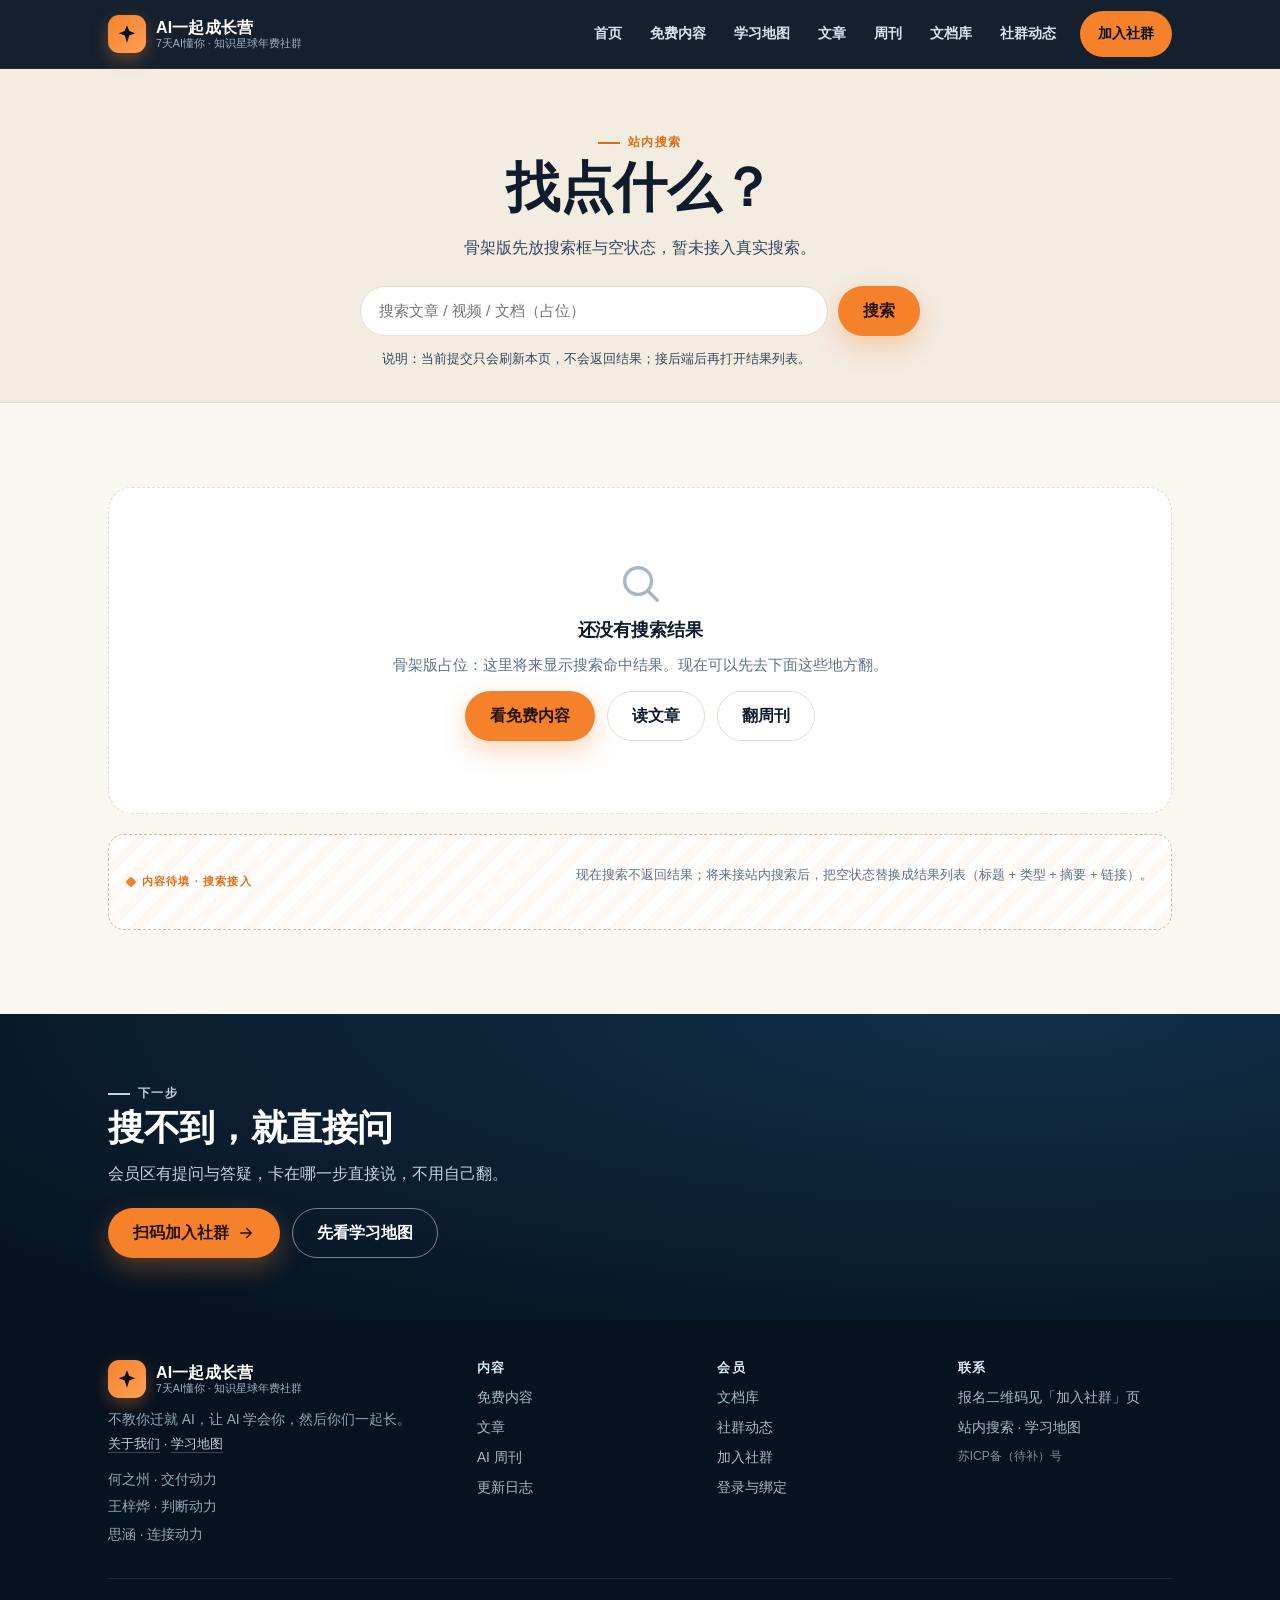
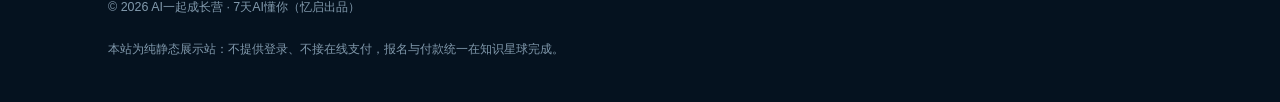
<file: search.html>
﻿<!DOCTYPE html>
<html lang="zh-CN">
<head>
<meta charset="utf-8">
<meta name="viewport" content="width=device-width, initial-scale=1">
<title>站内搜索｜骨架版占位 · AI一起成长营</title>
<meta name="description" content="站内搜索：骨架版先放搜索框与空状态，暂未接入真实搜索。可以先去免费内容、文章、周刊里翻。">
<link rel="canonical" href="https://hxtao1001.github.io/ai-together-site-preview/search.html">
<meta name="theme-color" content="#08192B">
<meta property="og:type" content="website">
<meta property="og:site_name" content="AI一起成长营">
<meta property="og:title" content="站内搜索｜骨架版占位">
<meta property="og:description" content="搜索框与空状态占位，暂未接入真实搜索。">
<meta property="og:url" content="https://hxtao1001.github.io/ai-together-site-preview/search.html">
<meta property="og:image" content="assets/img/hero-trio.jpg">
<meta property="og:image:alt" content="三个人沿着山间小路一起往上走">
<meta name="twitter:card" content="summary_large_image">
<link rel="icon" href="assets/img/favicon.svg" type="image/svg+xml">
<link rel="stylesheet" href="assets/css/style.css">
</head>
<body data-page="search">
<a class="skip-link" href="#main">跳到正文</a>

<header class="site-header">
  <div class="container header-inner">
    <a class="brand" href="index.html" aria-label="AI一起成长营 首页">
      <span class="brand-mark" aria-hidden="true">
        <svg viewBox="0 0 24 24" fill="currentColor"><path d="M12 2.4l2.5 6.3 6.6 2.4-6.6 2.4L12 21.6l-2.5-8.1L3 11.1l6.5-2.4L12 2.4z"/></svg>
      </span>
      <span class="brand-text">
        <strong>AI一起成长营</strong>
        <small>7天AI懂你 · 知识星球年费社群</small>
      </span>
    </a>
    <button class="nav-toggle" type="button" aria-expanded="false" aria-controls="site-nav" aria-label="打开导航菜单">
      <span></span><span></span><span></span>
    </button>
    <nav class="site-nav" id="site-nav" aria-label="主导航">
      <ul>
        <li><a href="index.html" data-nav="home">首页</a></li>
        <li><a href="videos.html" data-nav="videos">免费内容</a></li>
        <li><a href="roadmap.html" data-nav="roadmap">学习地图</a></li>
        <li><a href="articles.html" data-nav="articles">文章</a></li>
        <li><a href="weekly.html" data-nav="weekly">周刊</a></li>
        <li><a href="docs.html" data-nav="docs">文档库</a></li>
        <li><a href="feed.html" data-nav="feed">社群动态</a></li>
        <li><a class="nav-cta" href="join.html" data-nav="join">加入社群</a></li>
      </ul>
    </nav>
  </div>
</header>

<main id="main">
  <section class="page-head page-head--cream">
    <div class="container search-hero">
      <p class="eyebrow">站内搜索</p>
      <h1>找点什么？</h1>
      <p>骨架版先放搜索框与空状态，暂未接入真实搜索。</p>
      <!-- SLOT: 搜索框 · 现在不接后端；接真实搜索后改 form action 与结果区 -->
      <form class="search-form" action="search.html" method="get" role="search">
        <label class="sr-only" for="q">搜索关键词</label>
        <input id="q" name="q" type="search" placeholder="搜索文章 / 视频 / 文档（占位）" autocomplete="off">
        <button class="btn btn--primary" type="submit">搜索</button>
      </form>
      <p class="search-note">说明：当前提交只会刷新本页，不会返回结果；接后端后再打开结果列表。</p>
    </div>
  </section>

  <section class="section section--cream">
    <div class="container">
      <!-- SLOT: 搜索结果区 · 有结果时替换空状态为结果列表（标题 + 类型 + 摘要 + 链接） -->
      <div class="empty-state">
        <svg viewBox="0 0 24 24" fill="none" stroke="currentColor" stroke-width="1.8" stroke-linecap="round" stroke-linejoin="round" aria-hidden="true"><circle cx="11" cy="11" r="7"/><path d="m16.5 16.5 4.5 4.5"/></svg>
        <h2>还没有搜索结果</h2>
        <p>骨架版占位：这里将来显示搜索命中结果。现在可以先去下面这些地方翻。</p>
        <div class="btn-row btn-row--center">
          <a class="btn btn--primary" href="videos.html">看免费内容</a>
          <a class="btn btn--ghost" href="articles.html">读文章</a>
          <a class="btn btn--ghost" href="weekly.html">翻周刊</a>
        </div>
      </div>
      <div class="slot slot--row" style="margin-top:20px">
        <span class="slot-label">内容待填 · 搜索接入</span>
        <p class="slot-hint">现在搜索不返回结果；将来接站内搜索后，把空状态替换成结果列表（标题 + 类型 + 摘要 + 链接）。</p>
      </div>
    </div>
  </section>

  <section class="cta-band">
    <div class="container cta-band-inner">
      <div>
        <p class="eyebrow">下一步</p>
        <h2>搜不到，就直接问</h2>
        <p>会员区有提问与答疑，卡在哪一步直接说，不用自己翻。</p>
        <div class="btn-row">
          <a class="btn btn--primary" href="join.html">扫码加入社群
            <svg viewBox="0 0 24 24" fill="none" stroke="currentColor" stroke-width="2" stroke-linecap="round" stroke-linejoin="round" aria-hidden="true"><path d="M5 12h14M13 6l6 6-6 6"/></svg>
          </a>
          <a class="btn btn--outline" href="roadmap.html">先看学习地图</a>
        </div>
      </div>
    </div>
  </section>
</main>

<footer class="site-footer">
  <div class="container">
    <div class="footer-top">
      <div class="footer-brand">
        <a class="brand" href="index.html" aria-label="AI一起成长营 首页">
          <span class="brand-mark" aria-hidden="true">
            <svg viewBox="0 0 24 24" fill="currentColor"><path d="M12 2.4l2.5 6.3 6.6 2.4-6.6 2.4L12 21.6l-2.5-8.1L3 11.1l6.5-2.4L12 2.4z"/></svg>
          </span>
          <span class="brand-text"><strong>AI一起成长营</strong><small>7天AI懂你 · 知识星球年费社群</small></span>
        </a>
        <p>不教你迁就 AI，让 AI 学会你，然后你们一起长。</p>
        <p class="footer-links"><a href="about.html">关于我们</a> · <a href="roadmap.html">学习地图</a></p>
        <p class="footer-people">何之州 · 交付动力<br>王梓烨 · 判断动力<br>思涵 · 连接动力</p>
      </div>
      <div class="footer-col">
        <h2>内容</h2>
        <ul>
          <li><a href="videos.html">免费内容</a></li>
          <li><a href="articles.html">文章</a></li>
          <li><a href="weekly.html">AI 周刊</a></li>
          <li><a href="changelog.html">更新日志</a></li>
        </ul>
      </div>
      <div class="footer-col">
        <h2>会员</h2>
        <ul>
          <li><a href="docs.html">文档库</a></li>
          <li><a href="feed.html">社群动态</a></li>
          <li><a href="join.html">加入社群</a></li>
          <li><a href="login.html">登录与绑定</a></li>
        </ul>
      </div>
      <div class="footer-col">
        <h2>联系</h2>
        <p>报名二维码见「加入社群」页</p>
        <p><a href="search.html">站内搜索</a> · <a href="roadmap.html">学习地图</a></p>
        <p class="footer-icp"><a href="#">苏ICP备（待补）号</a></p>
      </div>
    </div>
    <div class="footer-bottom">
      <p>© <span data-year>2026</span> AI一起成长营 · 7天AI懂你（忆启出品）</p>
      <p>本站为纯静态展示站：不提供登录、不接在线支付，报名与付款统一在知识星球完成。</p>
    </div>
  </div>
</footer>

<script src="assets/js/site.js" defer></script>
</body>
</html>
</file>
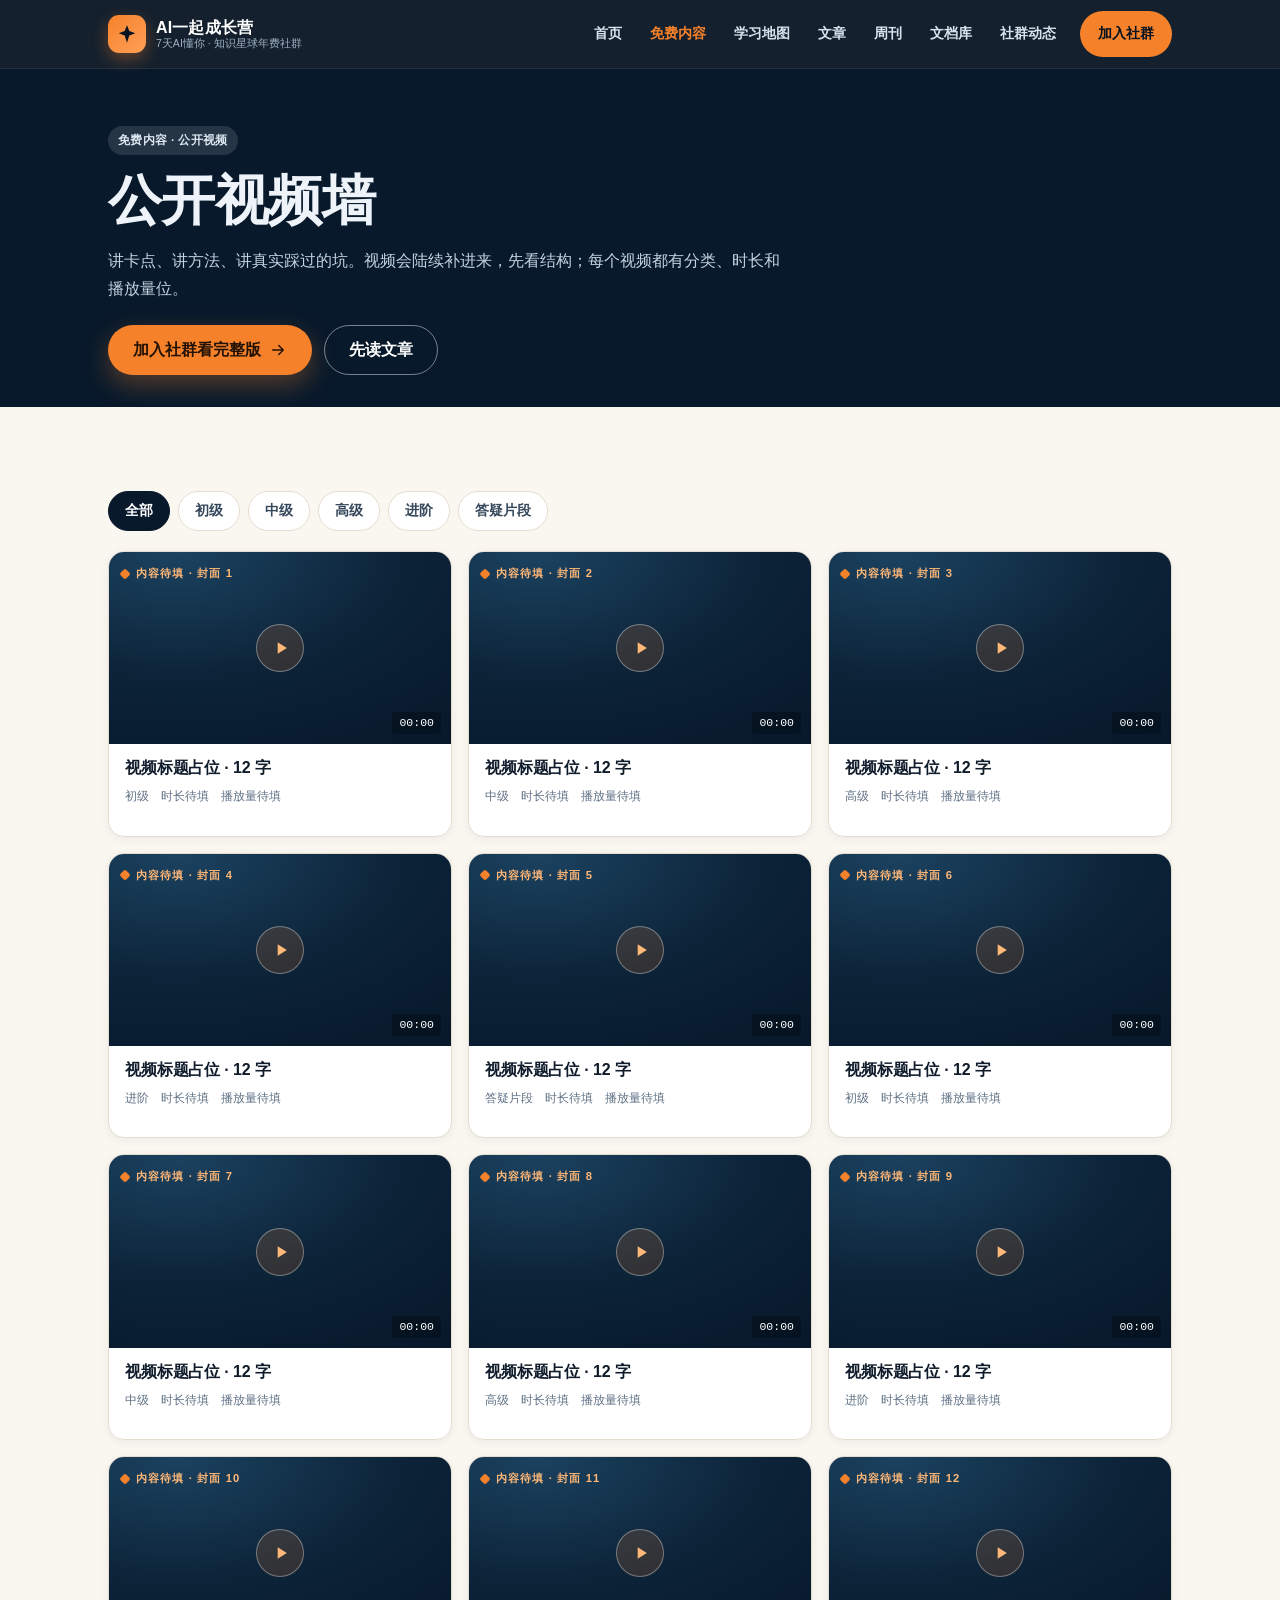
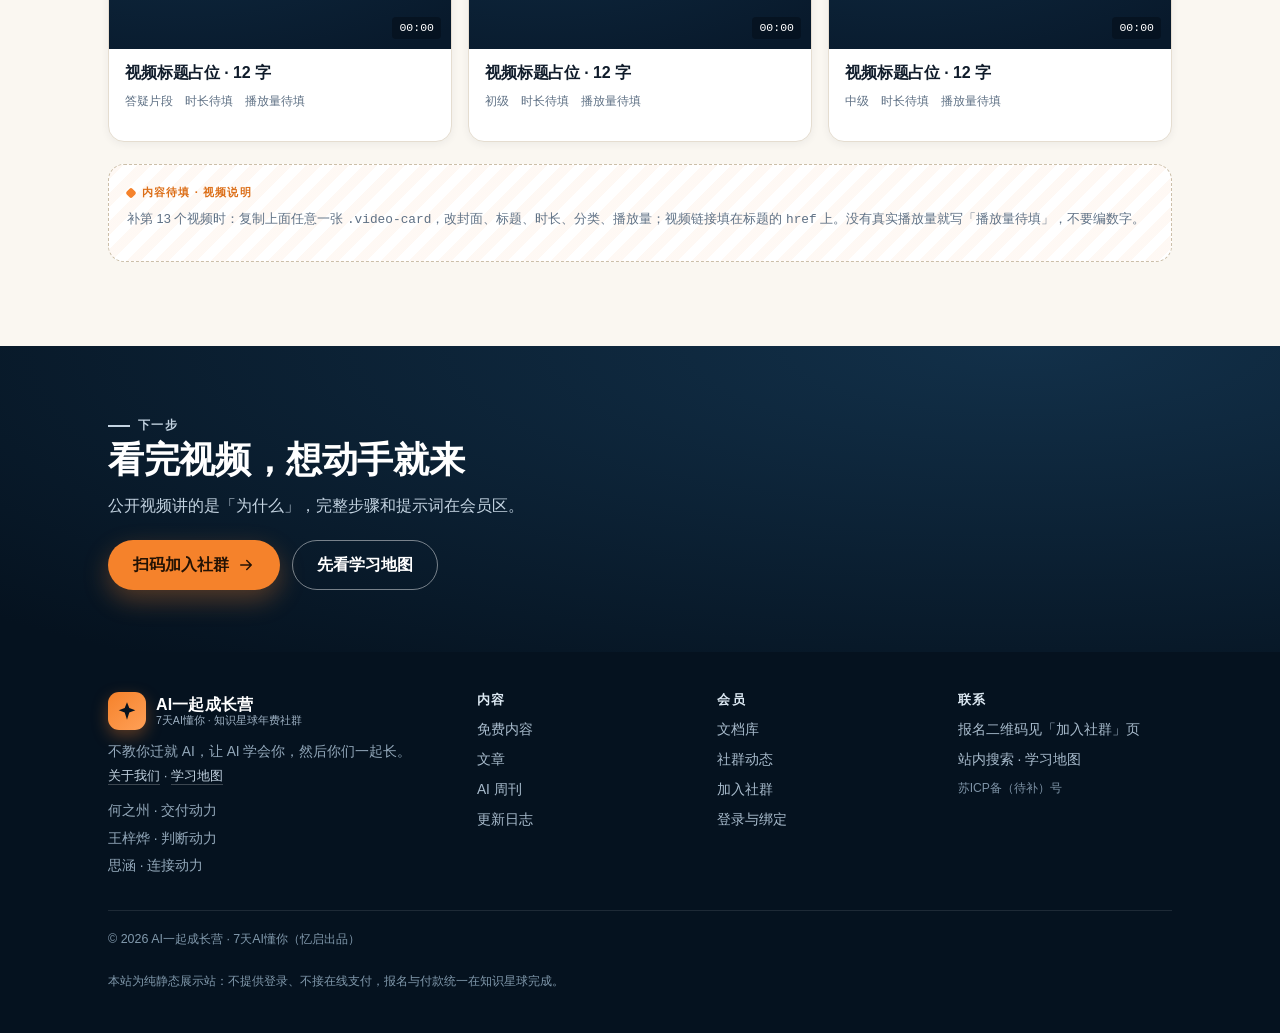
<file: videos.html>
﻿<!DOCTYPE html>
<html lang="zh-CN">
<head>
<meta charset="utf-8">
<meta name="viewport" content="width=device-width, initial-scale=1">
<title>免费内容｜公开视频墙 · AI一起成长营</title>
<meta name="description" content="AI一起成长营公开视频墙：按主题分类的公开视频，封面、时长、播放量一目了然。这里是骨架版占位，视频会陆续补进来。">
<link rel="canonical" href="https://hxtao1001.github.io/ai-together-site-preview/videos.html">
<meta name="theme-color" content="#08192B">
<meta property="og:type" content="website">
<meta property="og:site_name" content="AI一起成长营">
<meta property="og:title" content="免费内容｜公开视频墙">
<meta property="og:description" content="按主题分类的公开视频，先看再决定。">
<meta property="og:url" content="https://hxtao1001.github.io/ai-together-site-preview/videos.html">
<meta property="og:image" content="assets/img/hero-trio.jpg">
<meta property="og:image:alt" content="三个人沿着山间小路一起往上走">
<meta name="twitter:card" content="summary_large_image">
<link rel="icon" href="assets/img/favicon.svg" type="image/svg+xml">
<link rel="stylesheet" href="assets/css/style.css">
</head>
<body data-page="videos">
<a class="skip-link" href="#main">跳到正文</a>

<header class="site-header">
  <div class="container header-inner">
    <a class="brand" href="index.html" aria-label="AI一起成长营 首页">
      <span class="brand-mark" aria-hidden="true">
        <svg viewBox="0 0 24 24" fill="currentColor"><path d="M12 2.4l2.5 6.3 6.6 2.4-6.6 2.4L12 21.6l-2.5-8.1L3 11.1l6.5-2.4L12 2.4z"/></svg>
      </span>
      <span class="brand-text">
        <strong>AI一起成长营</strong>
        <small>7天AI懂你 · 知识星球年费社群</small>
      </span>
    </a>
    <button class="nav-toggle" type="button" aria-expanded="false" aria-controls="site-nav" aria-label="打开导航菜单">
      <span></span><span></span><span></span>
    </button>
    <nav class="site-nav" id="site-nav" aria-label="主导航">
      <ul>
        <li><a href="index.html" data-nav="home">首页</a></li>
        <li><a href="videos.html" data-nav="videos">免费内容</a></li>
        <li><a href="roadmap.html" data-nav="roadmap">学习地图</a></li>
        <li><a href="articles.html" data-nav="articles">文章</a></li>
        <li><a href="weekly.html" data-nav="weekly">周刊</a></li>
        <li><a href="docs.html" data-nav="docs">文档库</a></li>
        <li><a href="feed.html" data-nav="feed">社群动态</a></li>
        <li><a class="nav-cta" href="join.html" data-nav="join">加入社群</a></li>
      </ul>
    </nav>
  </div>
</header>

<main id="main">
  <section class="page-head">
    <div class="container">
      <span class="tag tag--dark">免费内容 · 公开视频</span>
      <h1>公开视频墙</h1>
      <p>讲卡点、讲方法、讲真实踩过的坑。视频会陆续补进来，先看结构；每个视频都有分类、时长和播放量位。</p>
      <div class="btn-row" style="margin-top:22px">
        <a class="btn btn--primary" href="join.html">加入社群看完整版
          <svg viewBox="0 0 24 24" fill="none" stroke="currentColor" stroke-width="2" stroke-linecap="round" stroke-linejoin="round" aria-hidden="true"><path d="M5 12h14M13 6l6 6-6 6"/></svg>
        </a>
        <a class="btn btn--outline" href="articles.html">先读文章</a>
      </div>
    </div>
  </section>

  <section class="section section--cream">
    <div class="container">
      <!-- SLOT: 分类筛选 · 现在只是静态按钮；接真实视频后按分类过滤 -->
      <div class="filter-row" role="group" aria-label="视频分类">
        <button class="filter-chip" type="button" aria-pressed="true">全部</button>
        <button class="filter-chip" type="button" aria-pressed="false">初级</button>
        <button class="filter-chip" type="button" aria-pressed="false">中级</button>
        <button class="filter-chip" type="button" aria-pressed="false">高级</button>
        <button class="filter-chip" type="button" aria-pressed="false">进阶</button>
        <button class="filter-chip" type="button" aria-pressed="false">答疑片段</button>
      </div>

      <!-- SLOT: 视频墙 · 12 个 video-card；字段：封面图/标题/时长/分类/播放量/视频链接 -->
      <div class="video-grid" id="video-grid">
        <article class="video-card">
          <div class="video-cover">
            <span class="slot-label">内容待填 · 封面 1</span>
            <span class="play" aria-hidden="true"><svg viewBox="0 0 24 24" fill="currentColor"><path d="M8 5v14l11-7z"/></svg></span>
            <span class="video-duration">00:00</span>
          </div>
          <div class="video-body">
            <h3 class="video-title"><a href="#">视频标题占位 · 12 字</a></h3>
            <p class="video-meta"><span>初级</span><span>时长待填</span><span>播放量待填</span></p>
          </div>
        </article>
        <article class="video-card">
          <div class="video-cover">
            <span class="slot-label">内容待填 · 封面 2</span>
            <span class="play" aria-hidden="true"><svg viewBox="0 0 24 24" fill="currentColor"><path d="M8 5v14l11-7z"/></svg></span>
            <span class="video-duration">00:00</span>
          </div>
          <div class="video-body">
            <h3 class="video-title"><a href="#">视频标题占位 · 12 字</a></h3>
            <p class="video-meta"><span>中级</span><span>时长待填</span><span>播放量待填</span></p>
          </div>
        </article>
        <article class="video-card">
          <div class="video-cover">
            <span class="slot-label">内容待填 · 封面 3</span>
            <span class="play" aria-hidden="true"><svg viewBox="0 0 24 24" fill="currentColor"><path d="M8 5v14l11-7z"/></svg></span>
            <span class="video-duration">00:00</span>
          </div>
          <div class="video-body">
            <h3 class="video-title"><a href="#">视频标题占位 · 12 字</a></h3>
            <p class="video-meta"><span>高级</span><span>时长待填</span><span>播放量待填</span></p>
          </div>
        </article>
        <article class="video-card">
          <div class="video-cover">
            <span class="slot-label">内容待填 · 封面 4</span>
            <span class="play" aria-hidden="true"><svg viewBox="0 0 24 24" fill="currentColor"><path d="M8 5v14l11-7z"/></svg></span>
            <span class="video-duration">00:00</span>
          </div>
          <div class="video-body">
            <h3 class="video-title"><a href="#">视频标题占位 · 12 字</a></h3>
            <p class="video-meta"><span>进阶</span><span>时长待填</span><span>播放量待填</span></p>
          </div>
        </article>
        <article class="video-card">
          <div class="video-cover">
            <span class="slot-label">内容待填 · 封面 5</span>
            <span class="play" aria-hidden="true"><svg viewBox="0 0 24 24" fill="currentColor"><path d="M8 5v14l11-7z"/></svg></span>
            <span class="video-duration">00:00</span>
          </div>
          <div class="video-body">
            <h3 class="video-title"><a href="#">视频标题占位 · 12 字</a></h3>
            <p class="video-meta"><span>答疑片段</span><span>时长待填</span><span>播放量待填</span></p>
          </div>
        </article>
        <article class="video-card">
          <div class="video-cover">
            <span class="slot-label">内容待填 · 封面 6</span>
            <span class="play" aria-hidden="true"><svg viewBox="0 0 24 24" fill="currentColor"><path d="M8 5v14l11-7z"/></svg></span>
            <span class="video-duration">00:00</span>
          </div>
          <div class="video-body">
            <h3 class="video-title"><a href="#">视频标题占位 · 12 字</a></h3>
            <p class="video-meta"><span>初级</span><span>时长待填</span><span>播放量待填</span></p>
          </div>
        </article>
        <article class="video-card">
          <div class="video-cover">
            <span class="slot-label">内容待填 · 封面 7</span>
            <span class="play" aria-hidden="true"><svg viewBox="0 0 24 24" fill="currentColor"><path d="M8 5v14l11-7z"/></svg></span>
            <span class="video-duration">00:00</span>
          </div>
          <div class="video-body">
            <h3 class="video-title"><a href="#">视频标题占位 · 12 字</a></h3>
            <p class="video-meta"><span>中级</span><span>时长待填</span><span>播放量待填</span></p>
          </div>
        </article>
        <article class="video-card">
          <div class="video-cover">
            <span class="slot-label">内容待填 · 封面 8</span>
            <span class="play" aria-hidden="true"><svg viewBox="0 0 24 24" fill="currentColor"><path d="M8 5v14l11-7z"/></svg></span>
            <span class="video-duration">00:00</span>
          </div>
          <div class="video-body">
            <h3 class="video-title"><a href="#">视频标题占位 · 12 字</a></h3>
            <p class="video-meta"><span>高级</span><span>时长待填</span><span>播放量待填</span></p>
          </div>
        </article>
        <article class="video-card">
          <div class="video-cover">
            <span class="slot-label">内容待填 · 封面 9</span>
            <span class="play" aria-hidden="true"><svg viewBox="0 0 24 24" fill="currentColor"><path d="M8 5v14l11-7z"/></svg></span>
            <span class="video-duration">00:00</span>
          </div>
          <div class="video-body">
            <h3 class="video-title"><a href="#">视频标题占位 · 12 字</a></h3>
            <p class="video-meta"><span>进阶</span><span>时长待填</span><span>播放量待填</span></p>
          </div>
        </article>
        <article class="video-card">
          <div class="video-cover">
            <span class="slot-label">内容待填 · 封面 10</span>
            <span class="play" aria-hidden="true"><svg viewBox="0 0 24 24" fill="currentColor"><path d="M8 5v14l11-7z"/></svg></span>
            <span class="video-duration">00:00</span>
          </div>
          <div class="video-body">
            <h3 class="video-title"><a href="#">视频标题占位 · 12 字</a></h3>
            <p class="video-meta"><span>答疑片段</span><span>时长待填</span><span>播放量待填</span></p>
          </div>
        </article>
        <article class="video-card">
          <div class="video-cover">
            <span class="slot-label">内容待填 · 封面 11</span>
            <span class="play" aria-hidden="true"><svg viewBox="0 0 24 24" fill="currentColor"><path d="M8 5v14l11-7z"/></svg></span>
            <span class="video-duration">00:00</span>
          </div>
          <div class="video-body">
            <h3 class="video-title"><a href="#">视频标题占位 · 12 字</a></h3>
            <p class="video-meta"><span>初级</span><span>时长待填</span><span>播放量待填</span></p>
          </div>
        </article>
        <article class="video-card">
          <div class="video-cover">
            <span class="slot-label">内容待填 · 封面 12</span>
            <span class="play" aria-hidden="true"><svg viewBox="0 0 24 24" fill="currentColor"><path d="M8 5v14l11-7z"/></svg></span>
            <span class="video-duration">00:00</span>
          </div>
          <div class="video-body">
            <h3 class="video-title"><a href="#">视频标题占位 · 12 字</a></h3>
            <p class="video-meta"><span>中级</span><span>时长待填</span><span>播放量待填</span></p>
          </div>
        </article>
      </div>

      <div class="slot" style="margin-top:22px">
        <span class="slot-label">内容待填 · 视频说明</span>
        <p class="slot-hint">补第 13 个视频时：复制上面任意一张 <code>.video-card</code>，改封面、标题、时长、分类、播放量；视频链接填在标题的 <code>href</code> 上。没有真实播放量就写「播放量待填」，不要编数字。</p>
      </div>
    </div>
  </section>

  <section class="cta-band">
    <div class="container cta-band-inner">
      <div>
        <p class="eyebrow">下一步</p>
        <h2>看完视频，想动手就来</h2>
        <p>公开视频讲的是「为什么」，完整步骤和提示词在会员区。</p>
        <div class="btn-row">
          <a class="btn btn--primary" href="join.html">扫码加入社群
            <svg viewBox="0 0 24 24" fill="none" stroke="currentColor" stroke-width="2" stroke-linecap="round" stroke-linejoin="round" aria-hidden="true"><path d="M5 12h14M13 6l6 6-6 6"/></svg>
          </a>
          <a class="btn btn--outline" href="roadmap.html">先看学习地图</a>
        </div>
      </div>
    </div>
  </section>
</main>

<footer class="site-footer">
  <div class="container">
    <div class="footer-top">
      <div class="footer-brand">
        <a class="brand" href="index.html" aria-label="AI一起成长营 首页">
          <span class="brand-mark" aria-hidden="true">
            <svg viewBox="0 0 24 24" fill="currentColor"><path d="M12 2.4l2.5 6.3 6.6 2.4-6.6 2.4L12 21.6l-2.5-8.1L3 11.1l6.5-2.4L12 2.4z"/></svg>
          </span>
          <span class="brand-text"><strong>AI一起成长营</strong><small>7天AI懂你 · 知识星球年费社群</small></span>
        </a>
        <p>不教你迁就 AI，让 AI 学会你，然后你们一起长。</p>
        <p class="footer-links"><a href="about.html">关于我们</a> · <a href="roadmap.html">学习地图</a></p>
        <p class="footer-people">何之州 · 交付动力<br>王梓烨 · 判断动力<br>思涵 · 连接动力</p>
      </div>
      <div class="footer-col">
        <h2>内容</h2>
        <ul>
          <li><a href="videos.html">免费内容</a></li>
          <li><a href="articles.html">文章</a></li>
          <li><a href="weekly.html">AI 周刊</a></li>
          <li><a href="changelog.html">更新日志</a></li>
        </ul>
      </div>
      <div class="footer-col">
        <h2>会员</h2>
        <ul>
          <li><a href="docs.html">文档库</a></li>
          <li><a href="feed.html">社群动态</a></li>
          <li><a href="join.html">加入社群</a></li>
          <li><a href="login.html">登录与绑定</a></li>
        </ul>
      </div>
      <div class="footer-col">
        <h2>联系</h2>
        <p>报名二维码见「加入社群」页</p>
        <p><a href="search.html">站内搜索</a> · <a href="roadmap.html">学习地图</a></p>
        <p class="footer-icp"><a href="#">苏ICP备（待补）号</a></p>
      </div>
    </div>
    <div class="footer-bottom">
      <p>© <span data-year>2026</span> AI一起成长营 · 7天AI懂你（忆启出品）</p>
      <p>本站为纯静态展示站：不提供登录、不接在线支付，报名与付款统一在知识星球完成。</p>
    </div>
  </div>
</footer>

<script src="assets/js/site.js" defer></script>
</body>
</html>
</file>
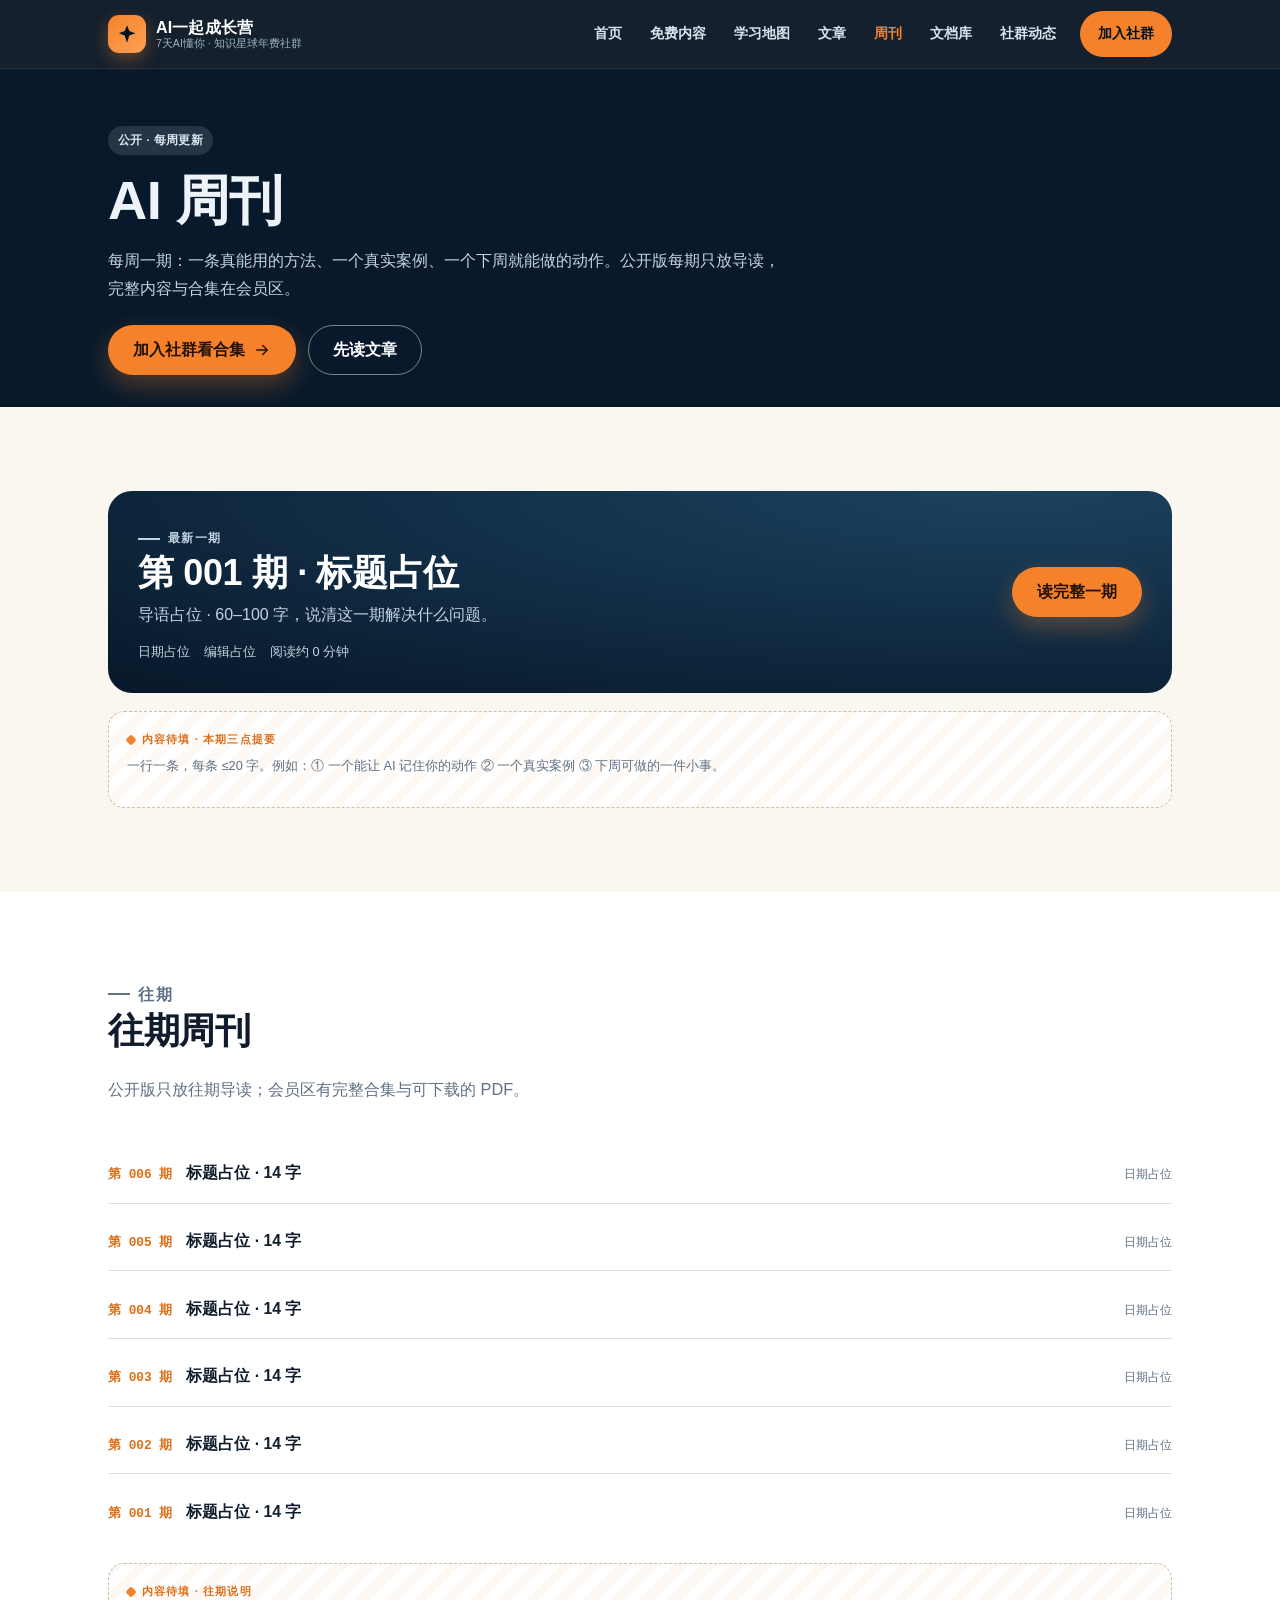
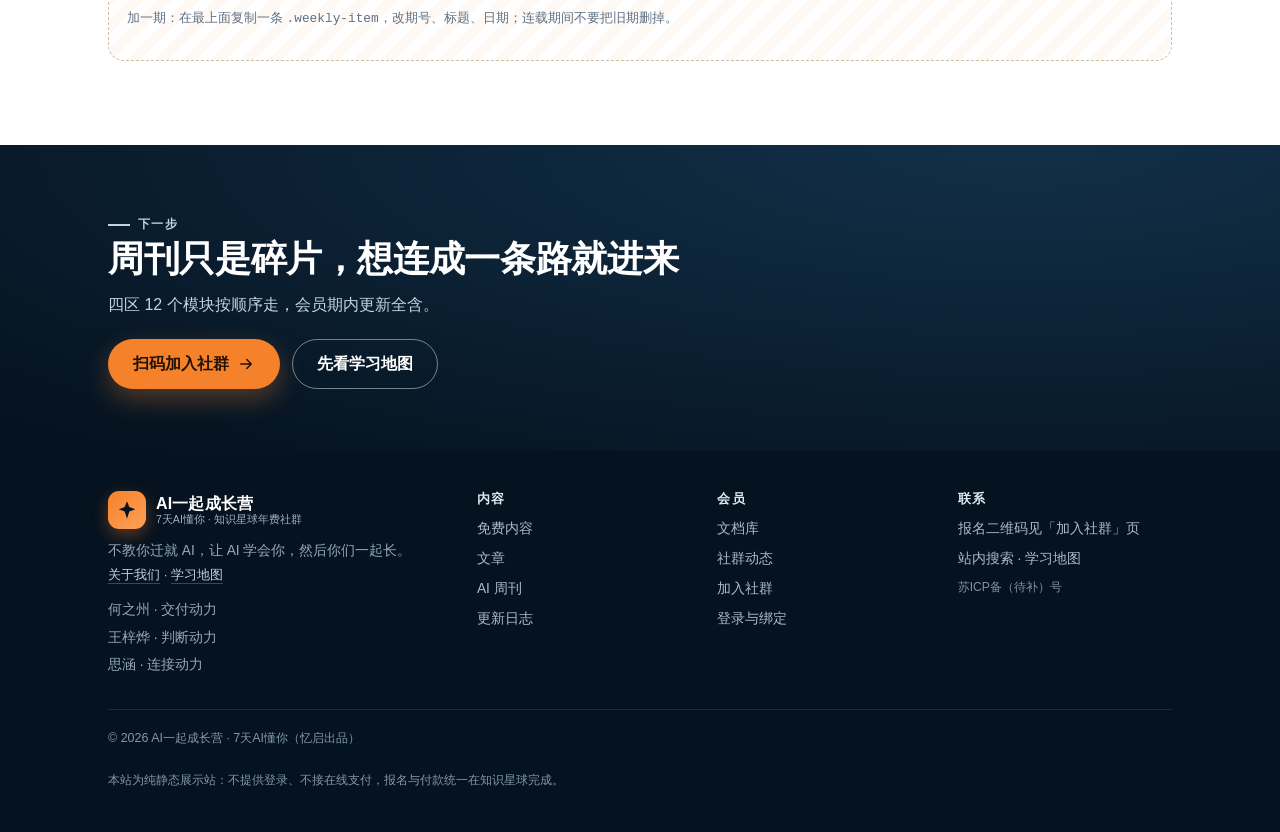
<file: weekly.html>
﻿<!DOCTYPE html>
<html lang="zh-CN">
<head>
<meta charset="utf-8">
<meta name="viewport" content="width=device-width, initial-scale=1">
<title>AI 周刊｜每周一期，只留真能用的 · AI一起成长营</title>
<meta name="description" content="AI 周刊：每周一期，记一条真能用的方法、一个真实案例、一个下周可做的动作。骨架版先放结构与往期位置。">
<link rel="canonical" href="https://hxtao1001.github.io/ai-together-site-preview/weekly.html">
<meta name="theme-color" content="#08192B">
<meta property="og:type" content="website">
<meta property="og:site_name" content="AI一起成长营">
<meta property="og:title" content="AI 周刊｜每周一期，只留真能用的">
<meta property="og:description" content="每周一期：一条真能用的方法、一个真实案例、一个下周可做的动作。">
<meta property="og:url" content="https://hxtao1001.github.io/ai-together-site-preview/weekly.html">
<meta property="og:image" content="assets/img/six-deliverables.jpg">
<meta property="og:image:alt" content="七天后你手里会有的六样东西">
<meta name="twitter:card" content="summary_large_image">
<link rel="icon" href="assets/img/favicon.svg" type="image/svg+xml">
<link rel="stylesheet" href="assets/css/style.css">
</head>
<body data-page="weekly">
<a class="skip-link" href="#main">跳到正文</a>

<header class="site-header">
  <div class="container header-inner">
    <a class="brand" href="index.html" aria-label="AI一起成长营 首页">
      <span class="brand-mark" aria-hidden="true">
        <svg viewBox="0 0 24 24" fill="currentColor"><path d="M12 2.4l2.5 6.3 6.6 2.4-6.6 2.4L12 21.6l-2.5-8.1L3 11.1l6.5-2.4L12 2.4z"/></svg>
      </span>
      <span class="brand-text">
        <strong>AI一起成长营</strong>
        <small>7天AI懂你 · 知识星球年费社群</small>
      </span>
    </a>
    <button class="nav-toggle" type="button" aria-expanded="false" aria-controls="site-nav" aria-label="打开导航菜单">
      <span></span><span></span><span></span>
    </button>
    <nav class="site-nav" id="site-nav" aria-label="主导航">
      <ul>
        <li><a href="index.html" data-nav="home">首页</a></li>
        <li><a href="videos.html" data-nav="videos">免费内容</a></li>
        <li><a href="roadmap.html" data-nav="roadmap">学习地图</a></li>
        <li><a href="articles.html" data-nav="articles">文章</a></li>
        <li><a href="weekly.html" data-nav="weekly">周刊</a></li>
        <li><a href="docs.html" data-nav="docs">文档库</a></li>
        <li><a href="feed.html" data-nav="feed">社群动态</a></li>
        <li><a class="nav-cta" href="join.html" data-nav="join">加入社群</a></li>
      </ul>
    </nav>
  </div>
</header>

<main id="main">
  <section class="page-head">
    <div class="container">
      <span class="tag tag--dark">公开 · 每周更新</span>
      <h1>AI 周刊</h1>
      <p>每周一期：一条真能用的方法、一个真实案例、一个下周就能做的动作。公开版每期只放导读，完整内容与合集在会员区。</p>
      <div class="btn-row" style="margin-top:22px">
        <a class="btn btn--primary" href="join.html">加入社群看合集
          <svg viewBox="0 0 24 24" fill="none" stroke="currentColor" stroke-width="2" stroke-linecap="round" stroke-linejoin="round" aria-hidden="true"><path d="M5 12h14M13 6l6 6-6 6"/></svg>
        </a>
        <a class="btn btn--outline" href="articles.html">先读文章</a>
      </div>
    </div>
  </section>

  <section class="section section--cream">
    <div class="container">
      <!-- SLOT: 最新一期 · 期号 / 日期 / 标题 / 导语 / 三点提要 / 阅读全文链接 -->
      <div class="weekly-hero">
        <div>
          <p class="eyebrow">最新一期</p>
          <h2>第 001 期 · 标题占位</h2>
          <p>导语占位 · 60–100 字，说清这一期解决什么问题。</p>
          <p class="weekly-meta" style="margin-top:12px"><span>日期占位</span><span>编辑占位</span><span>阅读约 0 分钟</span></p>
        </div>
        <div>
          <a class="btn btn--primary" href="join.html">读完整一期</a>
        </div>
      </div>

      <div class="slot" style="margin-top:18px">
        <span class="slot-label">内容待填 · 本期三点提要</span>
        <p class="slot-hint">一行一条，每条 ≤20 字。例如：① 一个能让 AI 记住你的动作 ② 一个真实案例 ③ 下周可做的一件小事。</p>
      </div>
    </div>
  </section>

  <section class="section section--white">
    <div class="container">
      <div class="section-head">
        <p class="eyebrow">往期</p>
        <h2>往期周刊</h2>
        <p>公开版只放往期导读；会员区有完整合集与可下载的 PDF。</p>
      </div>
      <!-- SLOT: 往期列表 · 6 期占位；每期 = 期号 / 标题 / 日期 / 链接 -->
      <ul class="weekly-list">
        <li class="weekly-item"><span class="weekly-no">第 006 期</span><span class="weekly-title">标题占位 · 14 字</span><span class="weekly-date">日期占位</span></li>
        <li class="weekly-item"><span class="weekly-no">第 005 期</span><span class="weekly-title">标题占位 · 14 字</span><span class="weekly-date">日期占位</span></li>
        <li class="weekly-item"><span class="weekly-no">第 004 期</span><span class="weekly-title">标题占位 · 14 字</span><span class="weekly-date">日期占位</span></li>
        <li class="weekly-item"><span class="weekly-no">第 003 期</span><span class="weekly-title">标题占位 · 14 字</span><span class="weekly-date">日期占位</span></li>
        <li class="weekly-item"><span class="weekly-no">第 002 期</span><span class="weekly-title">标题占位 · 14 字</span><span class="weekly-date">日期占位</span></li>
        <li class="weekly-item"><span class="weekly-no">第 001 期</span><span class="weekly-title">标题占位 · 14 字</span><span class="weekly-date">日期占位</span></li>
      </ul>
      <div class="slot" style="margin-top:22px">
        <span class="slot-label">内容待填 · 往期说明</span>
        <p class="slot-hint">加一期：在最上面复制一条 <code>.weekly-item</code>，改期号、标题、日期；连载期间不要把旧期删掉。</p>
      </div>
    </div>
  </section>

  <section class="cta-band">
    <div class="container cta-band-inner">
      <div>
        <p class="eyebrow">下一步</p>
        <h2>周刊只是碎片，想连成一条路就进来</h2>
        <p>四区 12 个模块按顺序走，会员期内更新全含。</p>
        <div class="btn-row">
          <a class="btn btn--primary" href="join.html">扫码加入社群
            <svg viewBox="0 0 24 24" fill="none" stroke="currentColor" stroke-width="2" stroke-linecap="round" stroke-linejoin="round" aria-hidden="true"><path d="M5 12h14M13 6l6 6-6 6"/></svg>
          </a>
          <a class="btn btn--outline" href="roadmap.html">先看学习地图</a>
        </div>
      </div>
    </div>
  </section>
</main>

<footer class="site-footer">
  <div class="container">
    <div class="footer-top">
      <div class="footer-brand">
        <a class="brand" href="index.html" aria-label="AI一起成长营 首页">
          <span class="brand-mark" aria-hidden="true">
            <svg viewBox="0 0 24 24" fill="currentColor"><path d="M12 2.4l2.5 6.3 6.6 2.4-6.6 2.4L12 21.6l-2.5-8.1L3 11.1l6.5-2.4L12 2.4z"/></svg>
          </span>
          <span class="brand-text"><strong>AI一起成长营</strong><small>7天AI懂你 · 知识星球年费社群</small></span>
        </a>
        <p>不教你迁就 AI，让 AI 学会你，然后你们一起长。</p>
        <p class="footer-links"><a href="about.html">关于我们</a> · <a href="roadmap.html">学习地图</a></p>
        <p class="footer-people">何之州 · 交付动力<br>王梓烨 · 判断动力<br>思涵 · 连接动力</p>
      </div>
      <div class="footer-col">
        <h2>内容</h2>
        <ul>
          <li><a href="videos.html">免费内容</a></li>
          <li><a href="articles.html">文章</a></li>
          <li><a href="weekly.html">AI 周刊</a></li>
          <li><a href="changelog.html">更新日志</a></li>
        </ul>
      </div>
      <div class="footer-col">
        <h2>会员</h2>
        <ul>
          <li><a href="docs.html">文档库</a></li>
          <li><a href="feed.html">社群动态</a></li>
          <li><a href="join.html">加入社群</a></li>
          <li><a href="login.html">登录与绑定</a></li>
        </ul>
      </div>
      <div class="footer-col">
        <h2>联系</h2>
        <p>报名二维码见「加入社群」页</p>
        <p><a href="search.html">站内搜索</a> · <a href="roadmap.html">学习地图</a></p>
        <p class="footer-icp"><a href="#">苏ICP备（待补）号</a></p>
      </div>
    </div>
    <div class="footer-bottom">
      <p>© <span data-year>2026</span> AI一起成长营 · 7天AI懂你（忆启出品）</p>
      <p>本站为纯静态展示站：不提供登录、不接在线支付，报名与付款统一在知识星球完成。</p>
    </div>
  </div>
</footer>

<script src="assets/js/site.js" defer></script>
</body>
</html>
</file>
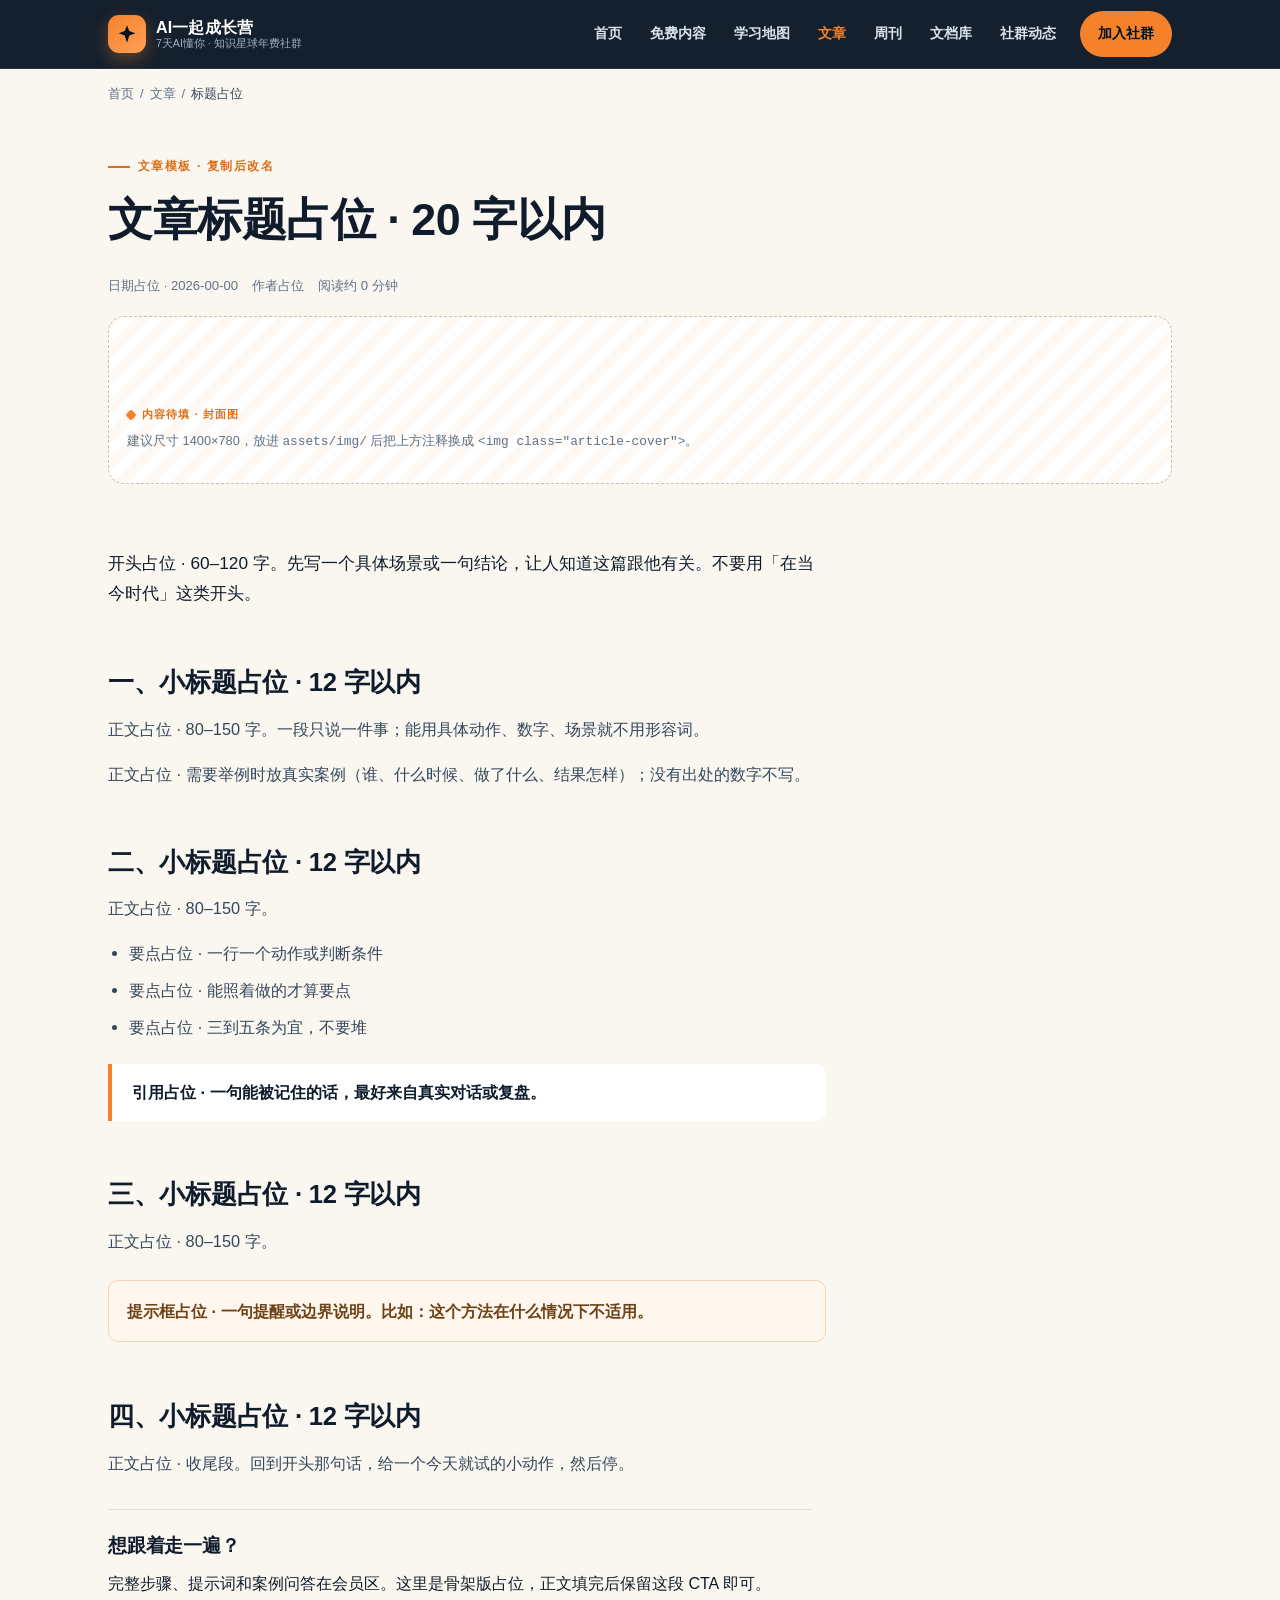
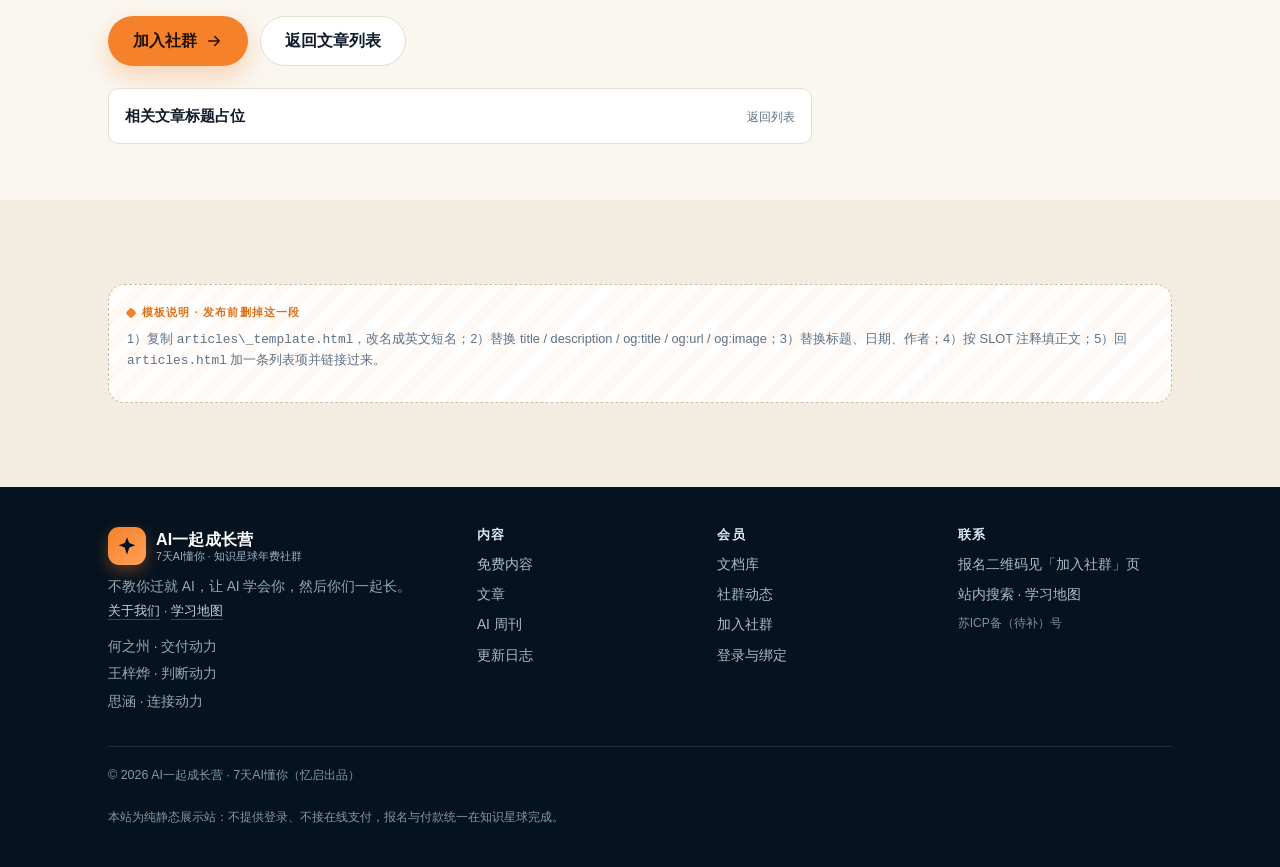
<file: articles/_template.html>
﻿<!DOCTYPE html>
<html lang="zh-CN">
<head>
<meta charset="utf-8">
<meta name="viewport" content="width=device-width, initial-scale=1">
<title>文章详情模板｜标题占位 · AI一起成长营</title>
<meta name="description" content="文章详情页模板：复制本文件、改名、替换标题/日期/作者/正文即可。骨架版占位。">
<link rel="canonical" href="https://hxtao1001.github.io/ai-together-site-preview/articles/template.html">
<meta name="theme-color" content="#08192B">
<meta property="og:type" content="article">
<meta property="og:site_name" content="AI一起成长营">
<meta property="og:title" content="文章详情模板｜标题占位">
<meta property="og:description" content="文章详情页模板：复制本文件、改名、替换标题/日期/作者/正文即可。">
<meta property="og:url" content="https://hxtao1001.github.io/ai-together-site-preview/articles/template.html">
<meta property="og:image" content="../assets/img/data-qc.jpg">
<meta property="og:image:alt" content="内容质检前后对比图">
<meta property="article:published_time" content="2026-10-19">
<meta name="twitter:card" content="summary_large_image">
<link rel="icon" href="../assets/img/favicon.svg" type="image/svg+xml">
<link rel="stylesheet" href="../assets/css/style.css">
</head>
<body data-page="articles">
<a class="skip-link" href="#main">跳到正文</a>

<header class="site-header">
  <div class="container header-inner">
    <a class="brand" href="../index.html" aria-label="AI一起成长营 首页">
      <span class="brand-mark" aria-hidden="true">
        <svg viewBox="0 0 24 24" fill="currentColor"><path d="M12 2.4l2.5 6.3 6.6 2.4-6.6 2.4L12 21.6l-2.5-8.1L3 11.1l6.5-2.4L12 2.4z"/></svg>
      </span>
      <span class="brand-text">
        <strong>AI一起成长营</strong>
        <small>7天AI懂你 · 知识星球年费社群</small>
      </span>
    </a>
    <button class="nav-toggle" type="button" aria-expanded="false" aria-controls="site-nav" aria-label="打开导航菜单">
      <span></span><span></span><span></span>
    </button>
    <nav class="site-nav" id="site-nav" aria-label="主导航">
      <ul>
        <li><a href="../index.html" data-nav="home">首页</a></li>
        <li><a href="../videos.html" data-nav="videos">免费内容</a></li>
        <li><a href="../roadmap.html" data-nav="roadmap">学习地图</a></li>
        <li><a href="../articles.html" data-nav="articles">文章</a></li>
        <li><a href="../weekly.html" data-nav="weekly">周刊</a></li>
        <li><a href="../docs.html" data-nav="docs">文档库</a></li>
        <li><a href="../feed.html" data-nav="feed">社群动态</a></li>
        <li><a class="nav-cta" href="../join.html" data-nav="join">加入社群</a></li>
      </ul>
    </nav>
  </div>
</header>

<main id="main">
  <div class="container">
    <nav class="breadcrumb" aria-label="面包屑">
      <a href="../index.html">首页</a><span aria-hidden="true">/</span>
      <a href="../articles.html">文章</a><span aria-hidden="true">/</span>
      <span aria-current="page">标题占位</span>
    </nav>
  </div>

  <article class="article-hero container">
    <!-- SLOT: 文章头部 · 标题（≤24 字）/ 日期 / 作者 / 阅读时长 -->
    <p class="eyebrow">文章模板 · 复制后改名</p>
    <h1>文章标题占位 · 20 字以内</h1>
    <p class="article-meta">
      <span>日期占位 · 2026-00-00</span><span>作者占位</span><span>阅读约 0 分钟</span>
    </p>
    <!-- SLOT: 封面图 · 建议 1400×780（16:9）；没有封面就删掉这一行 -->
    <div class="slot slot--media" style="margin-bottom:8px">
      <span class="slot-label">内容待填 · 封面图</span>
      <p class="slot-hint">建议尺寸 1400×780，放进 <code>assets/img/</code> 后把上方注释换成 <code>&lt;img class="article-cover"&gt;</code>。</p>
    </div>
  </article>

  <div class="container section section--tight">
    <div class="prose">
      <!-- SLOT: 正文 · 开头一段（60–120 字，先给结论或场景） -->
      <p>开头占位 · 60–120 字。先写一个具体场景或一句结论，让人知道这篇跟他有关。不要用「在当今时代」这类开头。</p>

      <h2>一、小标题占位 · 12 字以内</h2>
      <!-- SLOT: 正文段落 · 每段 80–150 字，一段只说一件事 -->
      <p>正文占位 · 80–150 字。一段只说一件事；能用具体动作、数字、场景就不用形容词。</p>
      <p>正文占位 · 需要举例时放真实案例（谁、什么时候、做了什么、结果怎样）；没有出处的数字不写。</p>

      <h2>二、小标题占位 · 12 字以内</h2>
      <p>正文占位 · 80–150 字。</p>
      <ul>
        <li>要点占位 · 一行一个动作或判断条件</li>
        <li>要点占位 · 能照着做的才算要点</li>
        <li>要点占位 · 三到五条为宜，不要堆</li>
      </ul>

      <blockquote>引用占位 · 一句能被记住的话，最好来自真实对话或复盘。</blockquote>

      <h2>三、小标题占位 · 12 字以内</h2>
      <p>正文占位 · 80–150 字。</p>
      <div class="callout">提示框占位 · 一句提醒或边界说明。比如：这个方法在什么情况下不适用。</div>

      <h2>四、小标题占位 · 12 字以内</h2>
      <p>正文占位 · 收尾段。回到开头那句话，给一个今天就试的小动作，然后停。</p>
    </div>

    <div class="article-end">
      <!-- SLOT: 文末 CTA · 统一指向 join.html；不要放二维码或私人联系方式 -->
      <h2>想跟着走一遍？</h2>
      <p>完整步骤、提示词和案例问答在会员区。这里是骨架版占位，正文填完后保留这段 CTA 即可。</p>
      <div class="btn-row" style="margin-top:18px">
        <a class="btn btn--primary" href="../join.html">加入社群
          <svg viewBox="0 0 24 24" fill="none" stroke="currentColor" stroke-width="2" stroke-linecap="round" stroke-linejoin="round" aria-hidden="true"><path d="M5 12h14M13 6l6 6-6 6"/></svg>
        </a>
        <a class="btn btn--ghost" href="../articles.html">返回文章列表</a>
      </div>
      <div class="related" style="margin-top:22px">
        <!-- SLOT: 相关文章 · 2–3 条，链接到 articles/ 下别的文章 -->
        <a href="../articles.html">相关文章标题占位 <span>返回列表</span></a>
      </div>
    </div>
  </div>

  <!-- 模板使用说明（发布前可删） -->
  <section class="section section--cream2">
    <div class="container">
      <div class="slot">
        <span class="slot-label">模板说明 · 发布前删掉这一段</span>
        <p class="slot-hint">1）复制 <code>articles\_template.html</code>，改名成英文短名；2）替换 title / description / og:title / og:url / og:image；3）替换标题、日期、作者；4）按 SLOT 注释填正文；5）回 <code>articles.html</code> 加一条列表项并链接过来。</p>
      </div>
    </div>
  </section>
</main>

<footer class="site-footer">
  <div class="container">
    <div class="footer-top">
      <div class="footer-brand">
        <a class="brand" href="../index.html" aria-label="AI一起成长营 首页">
          <span class="brand-mark" aria-hidden="true">
            <svg viewBox="0 0 24 24" fill="currentColor"><path d="M12 2.4l2.5 6.3 6.6 2.4-6.6 2.4L12 21.6l-2.5-8.1L3 11.1l6.5-2.4L12 2.4z"/></svg>
          </span>
          <span class="brand-text"><strong>AI一起成长营</strong><small>7天AI懂你 · 知识星球年费社群</small></span>
        </a>
        <p>不教你迁就 AI，让 AI 学会你，然后你们一起长。</p>
        <p class="footer-links"><a href="../about.html">关于我们</a> · <a href="../roadmap.html">学习地图</a></p>
        <p class="footer-people">何之州 · 交付动力<br>王梓烨 · 判断动力<br>思涵 · 连接动力</p>
      </div>
      <div class="footer-col">
        <h2>内容</h2>
        <ul>
          <li><a href="../videos.html">免费内容</a></li>
          <li><a href="../articles.html">文章</a></li>
          <li><a href="../weekly.html">AI 周刊</a></li>
          <li><a href="../changelog.html">更新日志</a></li>
        </ul>
      </div>
      <div class="footer-col">
        <h2>会员</h2>
        <ul>
          <li><a href="../docs.html">文档库</a></li>
          <li><a href="../feed.html">社群动态</a></li>
          <li><a href="../join.html">加入社群</a></li>
          <li><a href="../login.html">登录与绑定</a></li>
        </ul>
      </div>
      <div class="footer-col">
        <h2>联系</h2>
        <p>报名二维码见「加入社群」页</p>
        <p><a href="../search.html">站内搜索</a> · <a href="../roadmap.html">学习地图</a></p>
        <p class="footer-icp"><a href="#">苏ICP备（待补）号</a></p>
      </div>
    </div>
    <div class="footer-bottom">
      <p>© <span data-year>2026</span> AI一起成长营 · 7天AI懂你（忆启出品）</p>
      <p>本站为纯静态展示站：不提供登录、不接在线支付，报名与付款统一在知识星球完成。</p>
    </div>
  </div>
</footer>

<script src="../assets/js/site.js" defer></script>
</body>
</html>
</file>
<file: assets/css/style.css>
/* ==========================================================================
   AI一起成长营 · 站点样式
   纯手写 CSS，无框架、无外部字体、无 CDN。
   移动优先：基础样式面向手机，断点 768px（平板）与 1024px（桌面）逐步增强。
   主色：深藏青（#0A1C2E 系）+ 橙（#F5822B 系）
   ========================================================================== */

/* ---------- 1. 变量 ---------- */
:root {
  --navy-950: #05121F;
  --navy-900: #08192B;
  --navy-800: #0C2338;
  --navy-700: #123049;
  --navy-600: #1B4260;
  --navy-100: #DCE6EF;
  --orange: #F5822B;
  --orange-600: #DC6E17;
  --orange-100: #FFE7D2;
  --cream: #FAF7F1;
  --cream-2: #F3ECE1;
  --white: #FFFFFF;
  --ink: #101C2B;
  --ink-2: #35475B;
  --muted: #5F7185;
  --line: #E5DDD0;
  --line-dark: rgba(255, 255, 255, 0.14);
  --ok: #2E7D5B;
  --radius-s: 10px;
  --radius: 16px;
  --radius-l: 24px;
  --shadow-s: 0 2px 8px rgba(16, 28, 43, 0.06);
  --shadow: 0 14px 40px rgba(16, 28, 43, 0.10);
  --shadow-lg: 0 26px 70px rgba(5, 18, 31, 0.28);
  --container: 1120px;
  --font: -apple-system, BlinkMacSystemFont, "Segoe UI", "PingFang SC",
    "Hiragino Sans GB", "Microsoft YaHei", "Noto Sans SC", sans-serif;
  --font-num: ui-monospace, SFMono-Regular, "SF Mono", Consolas, "Liberation Mono", monospace;
}

/* ---------- 2. 基础 ---------- */
*,
*::before,
*::after { box-sizing: border-box; }

html {
  -webkit-text-size-adjust: 100%;
  scroll-behavior: smooth;
  scroll-padding-top: 84px;
}

body {
  margin: 0;
  font-family: var(--font);
  font-size: 16px;
  line-height: 1.75;
  color: var(--ink);
  background: var(--cream);
  -webkit-font-smoothing: antialiased;
  overflow-x: hidden;
}

img { max-width: 100%; height: auto; display: block; }

a { color: var(--navy-700); text-decoration: none; }
a:hover { color: var(--orange-600); }

h1, h2, h3, h4 {
  margin: 0 0 0.6em;
  line-height: 1.25;
  font-weight: 800;
  letter-spacing: -0.01em;
  text-wrap: balance;
}

h1 { font-size: clamp(1.9rem, 6.2vw, 3.4rem); }
h2 { font-size: clamp(1.5rem, 4.6vw, 2.25rem); }
h3 { font-size: clamp(1.12rem, 2.6vw, 1.35rem); }
h4 { font-size: 1.02rem; }

p { margin: 0 0 1em; }
ul, ol { margin: 0 0 1.2em; padding-left: 1.25em; }
li { margin-bottom: 0.45em; }
strong { font-weight: 700; color: inherit; }

::selection { background: var(--orange); color: var(--navy-950); }

:focus-visible {
  outline: 3px solid var(--orange);
  outline-offset: 3px;
  border-radius: 4px;
}

.skip-link {
  position: absolute;
  left: 12px;
  top: -60px;
  z-index: 200;
  padding: 10px 16px;
  background: var(--orange);
  color: var(--navy-950);
  font-weight: 700;
  border-radius: 0 0 10px 10px;
  transition: top 0.2s;
}
.skip-link:focus { top: 0; color: var(--navy-950); }

.sr-only {
  position: absolute;
  width: 1px; height: 1px;
  padding: 0; margin: -1px;
  overflow: hidden;
  clip: rect(0 0 0 0);
  white-space: nowrap;
  border: 0;
}

/* ---------- 3. 布局 ---------- */
.container {
  width: 100%;
  max-width: var(--container);
  margin-inline: auto;
  padding-inline: 20px;
}

.section { padding-block: clamp(44px, 8vw, 84px); }
.section--tight { padding-block: clamp(32px, 5vw, 56px); }
.section--cream { background: var(--cream); }
.section--cream2 { background: var(--cream-2); }
.section--white { background: var(--white); }
.section--navy { background: var(--navy-900); color: #EAF1F7; }
.section--navy p { color: #C8D6E2; }

.section-head { max-width: 760px; margin-bottom: clamp(24px, 4vw, 40px); }
.section-head--center { margin-inline: auto; text-align: center; }
.section-head p { color: var(--muted); font-size: 1.02rem; margin-bottom: 0; }
.section--navy .section-head p { color: #B9CADA; }

.eyebrow {
  display: inline-flex;
  align-items: center;
  gap: 8px;
  margin-bottom: 14px;
  font-size: 0.78rem;
  font-weight: 700;
  letter-spacing: 0.12em;
  text-transform: uppercase;
  color: var(--orange-600);
}
.eyebrow::before {
  content: "";
  width: 22px;
  height: 2px;
  background: currentColor;
}
.section--navy .eyebrow { color: var(--orange); }

.grid { display: grid; gap: 16px; }
.grid--2, .grid--3, .grid--4 { grid-template-columns: 1fr; }

.stack > * + * { margin-top: 16px; }

/* ---------- 4. 头部与导航 ---------- */
.site-header {
  position: sticky;
  top: 0;
  z-index: 100;
  background: rgba(6, 19, 32, 0.94);
  border-bottom: 1px solid rgba(255, 255, 255, 0.08);
  backdrop-filter: blur(10px);
  -webkit-backdrop-filter: blur(10px);
}

.header-inner {
  display: flex;
  align-items: center;
  justify-content: space-between;
  gap: 12px;
  min-height: 62px;
}

.brand {
  display: inline-flex;
  align-items: center;
  gap: 10px;
  color: var(--white);
  min-width: 0;
}
.brand:hover { color: var(--white); }

.brand-mark {
  display: grid;
  place-items: center;
  flex: 0 0 auto;
  width: 38px;
  height: 38px;
  border-radius: 11px;
  background: linear-gradient(140deg, var(--orange), #FFA057);
  color: var(--navy-950);
  box-shadow: 0 6px 16px rgba(245, 130, 43, 0.35);
}
.brand-mark svg { width: 22px; height: 22px; }

.brand-text { display: flex; flex-direction: column; line-height: 1.2; min-width: 0; }
.brand-text strong { font-size: 1rem; letter-spacing: 0.01em; white-space: nowrap; }
.brand-text small {
  font-size: 0.66rem;
  color: #9FB2C4;
  white-space: nowrap;
  overflow: hidden;
  text-overflow: ellipsis;
}

.nav-toggle {
  display: inline-flex;
  flex-direction: column;
  justify-content: center;
  gap: 5px;
  flex: 0 0 auto;
  width: 44px;
  height: 44px;
  padding: 10px;
  border: 1px solid rgba(255, 255, 255, 0.2);
  border-radius: 10px;
  background: transparent;
  cursor: pointer;
}
.nav-toggle span {
  display: block;
  height: 2px;
  border-radius: 2px;
  background: var(--white);
  transition: transform 0.25s, opacity 0.25s;
}
.nav-toggle[aria-expanded="true"] span:nth-child(1) { transform: translateY(7px) rotate(45deg); }
.nav-toggle[aria-expanded="true"] span:nth-child(2) { opacity: 0; }
.nav-toggle[aria-expanded="true"] span:nth-child(3) { transform: translateY(-7px) rotate(-45deg); }

.site-nav {
  position: absolute;
  left: 0;
  right: 0;
  top: 100%;
  display: none;
  background: var(--navy-950);
  border-bottom: 1px solid rgba(255, 255, 255, 0.1);
  max-height: calc(100vh - 62px);
  overflow-y: auto;
}
.site-nav.is-open { display: block; }
.site-nav ul {
  list-style: none;
  margin: 0;
  padding: 10px 20px 20px;
}
.site-nav li { margin: 0; }
.site-nav a {
  display: flex;
  align-items: center;
  justify-content: space-between;
  min-height: 48px;
  padding: 8px 4px;
  border-bottom: 1px solid rgba(255, 255, 255, 0.08);
  color: #D7E3EC;
  font-size: 1rem;
  font-weight: 600;
}
.site-nav a:hover, .site-nav a[aria-current="page"] { color: var(--orange); }
.site-nav .nav-cta {
  justify-content: center;
  margin-top: 14px;
  border: 0;
  border-radius: 999px;
  background: var(--orange);
  color: var(--navy-950);
  font-weight: 800;
}
.site-nav .nav-cta:hover { background: #FFA057; color: var(--navy-950); }

body.nav-open { overflow: hidden; }

/* ---------- 5. 按钮与文字链接 ---------- */
.btn {
  display: inline-flex;
  align-items: center;
  justify-content: center;
  gap: 8px;
  min-height: 50px;
  padding: 12px 24px;
  border: 1px solid transparent;
  border-radius: 999px;
  font-family: inherit;
  font-size: 1rem;
  font-weight: 700;
  line-height: 1.2;
  text-align: center;
  cursor: pointer;
  transition: transform 0.18s ease, background-color 0.18s ease, box-shadow 0.18s ease;
}
.btn svg { width: 18px; height: 18px; flex: 0 0 auto; }
.btn--primary {
  background: var(--orange);
  color: #231204;
  box-shadow: 0 10px 26px rgba(245, 130, 43, 0.32);
}
.btn--primary:hover { background: #FFA057; color: #231204; transform: translateY(-2px); }
.btn--outline {
  border-color: rgba(255, 255, 255, 0.45);
  color: var(--white);
  background: transparent;
}
.btn--outline:hover { border-color: var(--orange); color: var(--orange); transform: translateY(-2px); }
.btn--ghost {
  border-color: var(--line);
  background: var(--white);
  color: var(--ink);
}
.btn--ghost:hover { border-color: var(--orange); color: var(--orange-600); transform: translateY(-2px); }
.btn--sm { min-height: 42px; padding: 9px 18px; font-size: 0.9rem; }
.btn--block { width: 100%; }

.btn-row {
  display: flex;
  flex-wrap: wrap;
  gap: 12px;
}
.btn-row--center { justify-content: center; }

.text-link {
  display: inline-flex;
  align-items: center;
  gap: 6px;
  font-weight: 700;
  color: var(--orange-600);
  border-bottom: 1px solid rgba(220, 110, 23, 0.35);
  padding-bottom: 2px;
}
.text-link svg { width: 16px; height: 16px; }
.text-link:hover { color: var(--orange); border-color: var(--orange); }

/* ---------- 6. 标签、卡片 ---------- */
.tag {
  display: inline-flex;
  align-items: center;
  gap: 6px;
  padding: 4px 10px;
  border-radius: 999px;
  font-size: 0.74rem;
  font-weight: 700;
  letter-spacing: 0.03em;
  background: var(--orange-100);
  color: #8A4406;
  white-space: nowrap;
}
.tag--free { background: #E5F3EC; color: var(--ok); }
.tag--navy { background: var(--navy-100); color: var(--navy-700); }
.tag--dark { background: rgba(255, 255, 255, 0.12); color: #DCE8F2; }
.tag--tbd { background: #F1E7D8; color: #7A5A22; }

.card {
  position: relative;
  height: 100%;
  padding: 22px;
  border: 1px solid var(--line);
  border-radius: var(--radius);
  background: var(--white);
  box-shadow: var(--shadow-s);
}
.card h3 { margin-bottom: 8px; }
.card p:last-child { margin-bottom: 0; }
.card--dark {
  border-color: var(--line-dark);
  background: var(--navy-800);
  color: #E7EFF6;
  box-shadow: none;
}
.card--dark p { color: #B7C8D7; }
.card--accent { border-top: 4px solid var(--orange); }

.card-icon {
  display: grid;
  place-items: center;
  width: 44px;
  height: 44px;
  margin-bottom: 14px;
  border-radius: 12px;
  background: var(--orange-100);
  color: var(--orange-600);
}
.card-icon svg { width: 23px; height: 23px; }

/* ---------- 7. 首屏 ---------- */
.hero {
  position: relative;
  overflow: hidden;
  padding-block: clamp(36px, 8vw, 72px) clamp(44px, 8vw, 76px);
  background: radial-gradient(120% 120% at 88% 0%, #143A5B 0%, var(--navy-900) 46%, var(--navy-950) 100%);
  color: #EDF3F8;
}
.hero::after {
  content: "";
  position: absolute;
  inset: 0;
  background-image: linear-gradient(rgba(255, 255, 255, 0.05) 1px, transparent 1px),
    linear-gradient(90deg, rgba(255, 255, 255, 0.05) 1px, transparent 1px);
  background-size: 56px 56px;
  mask-image: radial-gradient(70% 60% at 30% 20%, #000 0%, transparent 100%);
  -webkit-mask-image: radial-gradient(70% 60% at 30% 20%, #000 0%, transparent 100%);
  pointer-events: none;
}
.hero .container { position: relative; z-index: 1; }

.hero-grid { display: grid; gap: 28px; }

.hero h1 { margin-bottom: 16px; color: var(--white); }
.hero h1 .hl {
  position: relative;
  color: var(--orange);
  white-space: nowrap;
}
.hero-lead {
  max-width: 34em;
  font-size: clamp(1rem, 2.6vw, 1.12rem);
  color: #C6D5E2;
}
.hero-lead strong { color: #FFFFFF; }

.hero-points {
  list-style: none;
  margin: 22px 0 0;
  padding: 0;
  display: grid;
  gap: 10px;
}
.hero-points li {
  display: flex;
  gap: 10px;
  margin: 0;
  font-size: 0.95rem;
  color: #D3DFE9;
}
.hero-points svg {
  flex: 0 0 auto;
  width: 20px;
  height: 20px;
  margin-top: 3px;
  color: var(--orange);
}
.hero .btn-row { margin-top: 26px; }
.hero-note {
  margin-top: 18px;
  font-size: 0.82rem;
  color: #96AABB;
}
.hero-note a { color: #D3DFE9; border-bottom: 1px solid rgba(255, 255, 255, 0.3); }
.hero-note a:hover { color: var(--orange); }

.hero-figure { position: relative; }
.hero-figure img {
  width: 100%;
  border-radius: var(--radius-l);
  box-shadow: var(--shadow-lg);
  aspect-ratio: 4 / 3;
  object-fit: cover;
}
.hero-badge {
  position: absolute;
  left: 14px;
  bottom: -14px;
  display: inline-flex;
  flex-direction: column;
  gap: 2px;
  padding: 10px 16px;
  border-radius: 14px;
  background: var(--orange);
  color: #231204;
  box-shadow: 0 12px 30px rgba(0, 0, 0, 0.28);
}
.hero-badge strong { font-size: 0.94rem; }
.hero-badge span { font-size: 0.74rem; font-weight: 600; opacity: 0.85; }

/* ---------- 8. 痛点 ---------- */
.pain {
  display: flex;
  gap: 14px;
  padding: 18px;
  border: 1px solid var(--line);
  border-left: 4px solid var(--orange);
  border-radius: var(--radius-s);
  background: var(--white);
  height: 100%;
}
.pain-num {
  flex: 0 0 auto;
  font-family: var(--font-num);
  font-size: 0.84rem;
  font-weight: 700;
  color: var(--orange-600);
  padding-top: 2px;
}
.pain h3 { font-size: 1.02rem; margin-bottom: 4px; }
.pain p { margin: 0; font-size: 0.94rem; color: var(--ink-2); }

/* ---------- 9. 三条路径 ---------- */
.path-card { display: flex; flex-direction: column; }
.path-card .tag { align-self: flex-start; margin-bottom: 12px; }
.path-card h3 { font-size: 1.2rem; }
.path-card .path-desc { color: var(--muted); font-size: 0.94rem; }
.path-card ul {
  margin: 0 0 20px;
  padding: 0;
  list-style: none;
  font-size: 0.92rem;
  color: var(--ink-2);
}
.path-card li {
  position: relative;
  margin: 0;
  padding-left: 20px;
}
.path-card li::before {
  content: "";
  position: absolute;
  left: 2px;
  top: 0.72em;
  width: 7px;
  height: 7px;
  border-radius: 2px;
  background: var(--orange);
  transform: rotate(45deg);
}
.path-card .btn { margin-top: auto; }

.path-card--feature {
  border-color: var(--orange);
  box-shadow: 0 18px 50px rgba(245, 130, 43, 0.16);
}
.path-card--feature .path-flag {
  position: absolute;
  top: -12px;
  right: 18px;
  padding: 3px 10px;
  border-radius: 999px;
  background: var(--orange);
  color: #231204;
  font-size: 0.72rem;
  font-weight: 800;
  letter-spacing: 0.04em;
}

/* ---------- 10. 数字证据 ---------- */
.evidence { background: var(--navy-900); color: #E9F1F7; }
.stat-grid {
  display: grid;
  grid-template-columns: repeat(2, minmax(0, 1fr));
  gap: 1px;
  overflow: hidden;
  border: 1px solid rgba(255, 255, 255, 0.14);
  border-radius: var(--radius);
  background: rgba(255, 255, 255, 0.14);
}
.stat {
  padding: 20px 16px;
  background: var(--navy-800);
}
.stat b {
  display: block;
  font-family: var(--font-num);
  font-size: clamp(1.7rem, 5.4vw, 2.4rem);
  font-weight: 700;
  line-height: 1.1;
  color: var(--orange);
}
.stat span { display: block; margin-top: 6px; font-size: 0.84rem; color: #A9BCCD; }
.evidence-figure { margin-top: 22px; }
.evidence-figure img {
  width: 100%;
  border: 1px solid rgba(255, 255, 255, 0.16);
  border-radius: var(--radius);
}
.evidence-figure figcaption,
.figure figcaption {
  margin-top: 10px;
  font-size: 0.8rem;
  color: var(--muted);
}
.evidence-figure figcaption { color: #93A8BA; }

/* ---------- 11. 三人 ---------- */
.people-grid { display: grid; gap: 18px; }
.person {
  overflow: hidden;
  padding: 0;
  border: 1px solid var(--line);
  border-radius: var(--radius);
  background: var(--white);
  box-shadow: var(--shadow-s);
}
.person img {
  width: 100%;
  aspect-ratio: 4 / 5;
  object-fit: cover;
  object-position: center top;
}
.person-body { padding: 18px 20px 22px; }
.person-role {
  display: flex;
  align-items: center;
  gap: 8px;
  margin-bottom: 4px;
  font-size: 0.78rem;
  font-weight: 800;
  letter-spacing: 0.06em;
  color: var(--orange-600);
  text-transform: uppercase;
}
.person-name { display: flex; align-items: baseline; gap: 8px; margin-bottom: 8px; }
.person-name h3 { margin: 0; font-size: 1.22rem; }
.person-name small { color: var(--muted); font-size: 0.82rem; }
.person-body p { font-size: 0.93rem; color: var(--ink-2); margin-bottom: 0.7em; }
.person-quote {
  margin: 12px 0 0;
  padding: 12px 14px;
  border-left: 3px solid var(--orange);
  background: var(--cream);
  border-radius: 0 var(--radius-s) var(--radius-s) 0;
  font-size: 0.9rem;
  color: var(--ink-2);
}
.person-fact {
  display: flex;
  flex-wrap: wrap;
  gap: 6px;
  margin-top: 12px;
}
.person-fact .tag { font-size: 0.7rem; }

.combo-line {
  margin-top: 26px;
  padding: 20px;
  border: 1px dashed rgba(245, 130, 43, 0.5);
  border-radius: var(--radius);
  background: rgba(245, 130, 43, 0.06);
  font-weight: 600;
  color: var(--ink-2);
}
.combo-line strong { color: var(--orange-600); }

/* ---------- 12. 学习地图 ---------- */
.level {
  border: 1px solid var(--line);
  border-radius: var(--radius);
  background: var(--white);
  overflow: hidden;
}
.level + .level { margin-top: 16px; }
.level-head {
  display: flex;
  flex-wrap: wrap;
  align-items: center;
  gap: 10px;
  padding: 16px 18px;
  background: var(--navy-900);
  color: var(--white);
}
.level-num {
  flex: 0 0 auto;
  display: grid;
  place-items: center;
  width: 34px;
  height: 34px;
  border-radius: 9px;
  background: var(--orange);
  color: #231204;
  font-family: var(--font-num);
  font-weight: 700;
}
.level-head h2, .level-head h3 { margin: 0; font-size: 1.1rem; }
.level-head .level-sub { font-size: 0.8rem; color: #A8BCCD; }
.level-head .tag { margin-left: auto; }
.level-body { padding: 8px 18px 18px; }
.level-desc { margin: 14px 0 6px; font-size: 0.92rem; color: var(--muted); }

.module-list { list-style: none; margin: 0; padding: 0; }
.module {
  display: flex;
  flex-wrap: wrap;
  align-items: baseline;
  gap: 6px 10px;
  margin: 0;
  padding: 12px 0;
  border-bottom: 1px solid var(--line);
}
.module:last-child { border-bottom: 0; }
.module-name { font-weight: 700; font-size: 0.98rem; }
.module-desc { flex: 1 1 100%; font-size: 0.86rem; color: var(--muted); }
.module .tag { margin-left: auto; }
.module--current .module-name { color: var(--orange-600); }

.roadmap-note {
  display: flex;
  gap: 12px;
  margin-top: 22px;
  padding: 18px;
  border-radius: var(--radius);
  background: var(--cream-2);
  font-size: 0.92rem;
  color: var(--ink-2);
}
.roadmap-note svg { flex: 0 0 auto; width: 22px; height: 22px; color: var(--orange-600); margin-top: 3px; }

/* ---------- 13. 七天时间线 ---------- */
.days { list-style: none; margin: 0; padding: 0; }
.day {
  position: relative;
  display: grid;
  gap: 4px;
  padding: 0 0 22px 46px;
}
.day::before {
  content: "";
  position: absolute;
  left: 15px;
  top: 28px;
  bottom: 0;
  width: 2px;
  background: var(--line);
}
.day:last-child::before { display: none; }
.day-num {
  position: absolute;
  left: 0;
  top: 0;
  display: grid;
  place-items: center;
  width: 32px;
  height: 32px;
  border-radius: 50%;
  background: var(--orange);
  color: #231204;
  font-family: var(--font-num);
  font-size: 0.82rem;
  font-weight: 700;
}
.day h3 { font-size: 1rem; margin: 4px 0 2px; }
.day p { margin: 0; font-size: 0.92rem; color: var(--ink-2); }
.day-deliver {
  display: inline-block;
  margin-top: 6px;
  padding: 3px 10px;
  border-radius: 6px;
  background: var(--cream-2);
  font-size: 0.8rem;
  color: var(--ink-2);
}
.day-deliver b { color: var(--orange-600); }

.deliver-grid { display: grid; gap: 12px; }
.deliver {
  display: flex;
  gap: 12px;
  padding: 16px;
  border: 1px solid var(--line);
  border-radius: var(--radius-s);
  background: var(--white);
}
.deliver-index {
  flex: 0 0 auto;
  font-family: var(--font-num);
  font-weight: 700;
  color: var(--orange-600);
}
.deliver h3 { font-size: 0.98rem; margin-bottom: 2px; }
.deliver p { margin: 0; font-size: 0.87rem; color: var(--muted); }

.boundary {
  display: grid;
  gap: 12px;
}
.boundary-item {
  padding: 16px 18px;
  border-radius: var(--radius-s);
  border: 1px solid var(--line);
  background: var(--white);
}
.boundary-item h3 {
  display: flex;
  align-items: center;
  gap: 8px;
  font-size: 1rem;
  margin-bottom: 6px;
}
.boundary-item h3 svg { width: 18px; height: 18px; color: var(--orange-600); }
.boundary-item ul { margin: 0; font-size: 0.9rem; color: var(--ink-2); }

/* ---------- 14. 技能页 ---------- */
.skill {
  border: 1px solid var(--line);
  border-radius: var(--radius);
  background: var(--white);
  overflow: hidden;
  box-shadow: var(--shadow-s);
}
.skill + .skill { margin-top: 20px; }
.skill-head {
  display: flex;
  flex-wrap: wrap;
  align-items: center;
  gap: 10px;
  padding: 18px 20px;
  border-bottom: 1px solid var(--line);
  background: linear-gradient(180deg, #FFF9F2, var(--white));
}
.skill-no {
  display: grid;
  place-items: center;
  width: 34px;
  height: 34px;
  border-radius: 9px;
  background: var(--navy-900);
  color: var(--orange);
  font-family: var(--font-num);
  font-weight: 700;
  font-size: 0.86rem;
}
.skill-head h2 { margin: 0; font-size: 1.16rem; }
.skill-head .tag { margin-left: auto; }
.skill-body { padding: 20px; }
.skill-block + .skill-block { margin-top: 20px; }
.skill-block h3 {
  display: flex;
  align-items: center;
  gap: 8px;
  font-size: 0.86rem;
  letter-spacing: 0.08em;
  text-transform: uppercase;
  color: var(--orange-600);
  margin-bottom: 8px;
}
.skill-block h3 svg { width: 18px; height: 18px; }
.skill-block p, .skill-block li { font-size: 0.94rem; color: var(--ink-2); }
.skill-block ol, .skill-block ul { margin-bottom: 0; }
.skill-kicker { color: var(--muted); font-size: 0.92rem; }

.prompt-box {
  border: 1px solid var(--navy-700);
  border-radius: var(--radius-s);
  overflow: hidden;
  background: var(--navy-950);
}
.prompt-head {
  display: flex;
  align-items: center;
  justify-content: space-between;
  gap: 10px;
  padding: 8px 10px 8px 14px;
  border-bottom: 1px solid rgba(255, 255, 255, 0.12);
  background: var(--navy-800);
}
.prompt-title {
  font-size: 0.78rem;
  font-weight: 700;
  letter-spacing: 0.06em;
  color: #A9BCCD;
  text-transform: uppercase;
}
.copy-btn {
  display: inline-flex;
  align-items: center;
  gap: 6px;
  min-height: 36px;
  padding: 6px 12px;
  border: 1px solid rgba(245, 130, 43, 0.55);
  border-radius: 8px;
  background: rgba(245, 130, 43, 0.12);
  color: var(--orange);
  font-family: inherit;
  font-size: 0.8rem;
  font-weight: 700;
  cursor: pointer;
  transition: background-color 0.18s, color 0.18s;
}
.copy-btn svg { width: 15px; height: 15px; }
.copy-btn:hover { background: var(--orange); color: #231204; }
.copy-btn.is-done { background: #2E7D5B; border-color: #2E7D5B; color: #fff; }

.prompt-box pre {
  margin: 0;
  padding: 16px;
  overflow-x: auto;
  color: #D7E4EE;
  font-family: var(--font-num);
  font-size: 0.82rem;
  line-height: 1.7;
  white-space: pre-wrap;
  word-break: break-word;
  -webkit-overflow-scrolling: touch;
}
.prompt-box code { font-family: inherit; }

.skill-foot {
  display: flex;
  flex-wrap: wrap;
  align-items: center;
  gap: 12px;
  margin-top: 18px;
  padding-top: 16px;
  border-top: 1px dashed var(--line);
}
.skill-foot .hint { font-size: 0.8rem; color: var(--muted); }
.download-link {
  display: inline-flex;
  align-items: center;
  gap: 8px;
  padding: 10px 16px;
  border: 1px solid var(--line);
  border-radius: 999px;
  background: var(--white);
  color: var(--ink);
  font-size: 0.88rem;
  font-weight: 700;
}
.download-link:hover { border-color: var(--orange); color: var(--orange-600); }
.download-link svg { width: 17px; height: 17px; }

/* ---------- 15. FAQ ---------- */
.faq { max-width: 820px; margin-inline: auto; }
.faq-item {
  border: 1px solid var(--line);
  border-radius: var(--radius-s);
  background: var(--white);
  overflow: hidden;
}
.faq-item + .faq-item { margin-top: 10px; }
.faq-q {
  display: flex;
  align-items: center;
  justify-content: space-between;
  gap: 14px;
  width: 100%;
  min-height: 56px;
  padding: 14px 18px;
  border: 0;
  background: transparent;
  color: var(--ink);
  font-family: inherit;
  font-size: 1rem;
  font-weight: 700;
  text-align: left;
  cursor: pointer;
}
.faq-q:hover { color: var(--orange-600); }
.faq-icon {
  flex: 0 0 auto;
  display: grid;
  place-items: center;
  width: 28px;
  height: 28px;
  border-radius: 50%;
  background: var(--cream-2);
  color: var(--orange-600);
  transition: transform 0.22s, background-color 0.22s;
}
.faq-icon svg { width: 16px; height: 16px; }
.faq-q[aria-expanded="true"] .faq-icon { transform: rotate(45deg); background: var(--orange); color: #231204; }
.faq-a { padding: 0 18px 18px; }
.faq-a p:last-child { margin-bottom: 0; }
.faq-a { font-size: 0.94rem; color: var(--ink-2); }
.faq-a a { border-bottom: 1px solid rgba(220, 110, 23, 0.35); }

/* ---------- 16. 定价与权益 ---------- */
.price-grid { display: grid; gap: 16px; }
.price {
  position: relative;
  display: flex;
  flex-direction: column;
  padding: 24px 22px;
  border: 1px solid var(--line);
  border-radius: var(--radius);
  background: var(--white);
  box-shadow: var(--shadow-s);
}
.price--feature {
  border-color: var(--orange);
  box-shadow: 0 18px 50px rgba(245, 130, 43, 0.18);
}
.price-stage {
  font-size: 0.78rem;
  font-weight: 800;
  letter-spacing: 0.1em;
  text-transform: uppercase;
  color: var(--orange-600);
}
.price-amount {
  display: flex;
  align-items: baseline;
  gap: 6px;
  margin: 8px 0 4px;
}
.price-amount b {
  font-family: var(--font-num);
  font-size: clamp(2.2rem, 7vw, 2.9rem);
  line-height: 1;
  color: var(--navy-900);
}
.price-amount span { font-size: 0.88rem; color: var(--muted); }
.price-desc { font-size: 0.9rem; color: var(--muted); margin-bottom: 14px; }
.price ul {
  list-style: none;
  margin: 0 0 20px;
  padding: 0;
  font-size: 0.92rem;
  color: var(--ink-2);
}
.price li {
  display: flex;
  gap: 8px;
  margin: 0 0 8px;
}
.price li svg { flex: 0 0 auto; width: 17px; height: 17px; margin-top: 3px; color: var(--ok); }
.price .btn { margin-top: auto; }
.price-note {
  margin-top: 16px;
  font-size: 0.86rem;
  color: var(--muted);
  text-align: center;
}

.compare {
  width: 100%;
  border-collapse: collapse;
  background: var(--white);
  font-size: 0.92rem;
}
.compare caption {
  caption-side: top;
  padding-bottom: 10px;
  font-size: 0.84rem;
  color: var(--muted);
  text-align: left;
}
.compare th, .compare td {
  padding: 12px 10px;
  border-bottom: 1px solid var(--line);
  text-align: left;
  vertical-align: top;
}
.compare thead th {
  background: var(--navy-900);
  color: var(--white);
  font-size: 0.84rem;
  letter-spacing: 0.04em;
}
.compare tbody th { font-weight: 600; color: var(--ink); width: 44%; }
.compare td { color: var(--ink-2); }
.compare .yes { color: var(--ok); font-weight: 700; }
.compare .no { color: #9A6A6A; }
.compare tbody tr:nth-child(even) td,
.compare tbody tr:nth-child(even) th { background: #FCFAF6; }

.table-scroll { overflow-x: auto; border: 1px solid var(--line); border-radius: var(--radius-s); }

/* ---------- 17. 二维码区 ---------- */
.qr-panel {
  display: grid;
  gap: 22px;
  padding: 24px;
  border: 1px solid rgba(255, 255, 255, 0.16);
  border-radius: var(--radius-l);
  background: var(--navy-800);
  color: #E9F1F7;
}
.qr-figure {
  justify-self: center;
  padding: 14px;
  border-radius: var(--radius);
  background: var(--white);
  text-align: center;
}
.qr-figure img {
  width: 190px;
  height: 190px;
  object-fit: contain;
}
.qr-figure figcaption {
  margin-top: 6px;
  font-size: 0.76rem;
  color: var(--muted);
}
.qr-panel h2, .qr-panel h3 { color: var(--white); }
.qr-panel p { color: #C3D3E1; }
.qr-steps { margin: 0; padding-left: 1.2em; font-size: 0.92rem; color: #C3D3E1; }
.qr-steps li { margin-bottom: 8px; }
.qr-tip {
  margin-top: 14px;
  padding: 12px 14px;
  border-radius: var(--radius-s);
  background: rgba(245, 130, 43, 0.14);
  border: 1px solid rgba(245, 130, 43, 0.35);
  font-size: 0.86rem;
  color: #FFD9BA;
}

/* ---------- 18. 文章 ---------- */
.post-grid { display: grid; gap: 18px; }
.post-card {
  display: flex;
  flex-direction: column;
  overflow: hidden;
  border: 1px solid var(--line);
  border-radius: var(--radius);
  background: var(--white);
  box-shadow: var(--shadow-s);
}
.post-card img {
  width: 100%;
  aspect-ratio: 16 / 10;
  object-fit: cover;
}
.post-body { display: flex; flex-direction: column; flex: 1; padding: 18px 20px 22px; }
.post-meta {
  display: flex;
  flex-wrap: wrap;
  gap: 8px 12px;
  margin-bottom: 8px;
  font-size: 0.78rem;
  color: var(--muted);
}
.post-card h2, .post-card h3 { font-size: 1.12rem; margin-bottom: 8px; }
.post-card h2 a, .post-card h3 a { color: var(--ink); }
.post-card h2 a:hover, .post-card h3 a:hover { color: var(--orange-600); }
.post-excerpt { font-size: 0.92rem; color: var(--ink-2); margin-bottom: 14px; }
.post-card .text-link { margin-top: auto; align-self: flex-start; }

.breadcrumb {
  display: flex;
  flex-wrap: wrap;
  gap: 6px;
  padding: 14px 0 0;
  font-size: 0.8rem;
  color: var(--muted);
}
.breadcrumb a { color: var(--muted); }
.breadcrumb a:hover { color: var(--orange-600); }
.breadcrumb span[aria-current] { color: var(--ink-2); }

.article-hero { padding-block: clamp(24px, 5vw, 44px) 0; }
.article-hero h1 { font-size: clamp(1.7rem, 5.6vw, 2.8rem); }
.article-meta {
  display: flex;
  flex-wrap: wrap;
  gap: 8px 14px;
  margin-bottom: 18px;
  font-size: 0.82rem;
  color: var(--muted);
}
.article-cover {
  width: 100%;
  max-height: 420px;
  object-fit: cover;
  border-radius: var(--radius);
  margin-bottom: 8px;
}

.prose { max-width: 44em; font-size: 1.02rem; color: var(--ink-2); }
.prose > p:first-of-type { font-size: 1.08rem; color: var(--ink); }
.prose h2 {
  margin-top: 2.1em;
  padding-top: 0.2em;
  font-size: clamp(1.28rem, 3.6vw, 1.6rem);
  color: var(--ink);
}
.prose h3 { margin-top: 1.6em; font-size: 1.1rem; color: var(--ink); }
.prose ul, .prose ol { padding-left: 1.3em; }
.prose li { margin-bottom: 0.5em; }
.prose strong { color: var(--ink); }
.prose blockquote {
  margin: 1.4em 0;
  padding: 14px 20px;
  border-left: 4px solid var(--orange);
  background: var(--white);
  border-radius: 0 var(--radius-s) var(--radius-s) 0;
  font-weight: 600;
  color: var(--ink);
}
.prose figure { margin: 1.6em 0; }
.prose figure img { border-radius: var(--radius-s); border: 1px solid var(--line); }
.prose figure figcaption { margin-top: 8px; font-size: 0.8rem; color: var(--muted); }
.prose .callout {
  margin: 1.5em 0;
  padding: 16px 18px;
  border: 1px solid #F7D3B2;
  border-radius: var(--radius-s);
  background: #FFF6ED;
  font-weight: 600;
  color: #6E4317;
}
.prose table {
  width: 100%;
  margin: 1.5em 0;
  border-collapse: collapse;
  font-size: 0.9rem;
}
.prose th, .prose td {
  padding: 10px;
  border: 1px solid var(--line);
  text-align: left;
  vertical-align: top;
}
.prose th { background: var(--cream-2); }
.prose .table-scroll { border: 0; }

.article-end {
  max-width: 44em;
  margin-top: 32px;
  padding-top: 24px;
  border-top: 1px solid var(--line);
}
.article-end h2 { font-size: 1.2rem; }
.related { display: grid; gap: 12px; }
.related a {
  display: flex;
  align-items: baseline;
  justify-content: space-between;
  gap: 12px;
  padding: 14px 16px;
  border: 1px solid var(--line);
  border-radius: var(--radius-s);
  background: var(--white);
  color: var(--ink);
  font-weight: 600;
  font-size: 0.94rem;
}
.related a:hover { border-color: var(--orange); color: var(--orange-600); }
.related span { color: var(--muted); font-size: 0.78rem; font-weight: 400; white-space: nowrap; }

/* ---------- 19. 关于 ---------- */
.about-grid { display: grid; gap: 22px; }
.about-figure img { border-radius: var(--radius); box-shadow: var(--shadow); }
.about-figure figcaption { margin-top: 10px; font-size: 0.8rem; color: var(--muted); }

.quote-card {
  margin: 0;
  padding: 22px;
  border-radius: var(--radius);
  background: var(--navy-900);
  color: var(--white);
  font-size: 1.05rem;
  font-weight: 700;
  line-height: 1.7;
}
.quote-card cite {
  display: block;
  margin-top: 12px;
  font-size: 0.82rem;
  font-weight: 400;
  font-style: normal;
  color: #A9BCCD;
}

.value-list { list-style: none; margin: 0; padding: 0; display: grid; gap: 12px; }
.value {
  display: flex;
  gap: 14px;
  padding: 16px 18px;
  border-radius: var(--radius-s);
  background: var(--white);
  border: 1px solid var(--line);
}
.value-num {
  flex: 0 0 auto;
  font-family: var(--font-num);
  font-size: 0.84rem;
  font-weight: 700;
  color: var(--orange-600);
  padding-top: 2px;
}
.value h3 { font-size: 1rem; margin-bottom: 4px; }
.value p { margin: 0; font-size: 0.9rem; color: var(--muted); }

/* ---------- 20. 通用 CTA 收尾 ---------- */
.cta-band {
  position: relative;
  overflow: hidden;
  background: radial-gradient(110% 130% at 80% 0%, var(--navy-700), var(--navy-950));
  color: var(--white);
}
.cta-band .container { position: relative; z-index: 1; }
.cta-band-inner {
  display: grid;
  gap: 22px;
  align-items: center;
  padding-block: clamp(36px, 7vw, 62px);
}
.cta-band h2 { color: var(--white); margin-bottom: 10px; }
.cta-band p { color: #C3D3E1; margin-bottom: 0; max-width: 36em; }
.cta-band .btn-row { margin-top: 20px; }
.cta-band .fineprint {
  margin-top: 14px;
  font-size: 0.8rem;
  color: #93A8BA;
}

/* ---------- 21. 页脚 ---------- */
.site-footer {
  padding-block: 40px 28px;
  background: var(--navy-950);
  color: #A9BCCD;
  font-size: 0.86rem;
}
.footer-top { display: grid; gap: 26px; }
.footer-brand .brand { margin-bottom: 10px; }
.footer-brand p { color: #93A8BA; margin-bottom: 0; max-width: 30em; }
.footer-col h2, .footer-col h3 {
  margin-bottom: 10px;
  font-size: 0.8rem;
  letter-spacing: 0.1em;
  text-transform: uppercase;
  color: #DCE8F2;
}
.footer-col ul { list-style: none; margin: 0; padding: 0; }
.footer-col li { margin-bottom: 6px; }
.footer-col a { color: #A9BCCD; }
.footer-col a:hover { color: var(--orange); }
.footer-people { color: #C3D3E1; line-height: 2; }
.footer-bottom {
  display: flex;
  flex-direction: column;
  gap: 8px;
  margin-top: 30px;
  padding-top: 18px;
  border-top: 1px solid rgba(255, 255, 255, 0.1);
  font-size: 0.78rem;
  color: #8199AC;
}
.footer-bottom a { color: #A9BCCD; }

/* ---------- 22. 杂项 ---------- */
.page-head {
  padding-block: clamp(30px, 6vw, 56px) clamp(20px, 4vw, 32px);
  background: var(--navy-900);
  color: #EDF3F8;
}
.page-head h1 { margin-bottom: 12px; }
.page-head p { color: #C3D3E1; max-width: 42em; margin-bottom: 0; }
.page-head .tag { margin-bottom: 12px; }
.page-head--cream {
  background: var(--cream-2);
  color: var(--ink);
  border-bottom: 1px solid var(--line);
}
.page-head--cream p { color: var(--ink-2); }
.page-head--cream .eyebrow { color: var(--orange-600); }

.tbd {
  display: inline-block;
  padding: 1px 7px;
  border-radius: 5px;
  background: #F6E7CF;
  color: #7A5516;
  font-size: 0.76rem;
  font-weight: 700;
}

.checklist { list-style: none; margin: 0; padding: 0; }
.checklist li {
  display: flex;
  gap: 10px;
  padding: 10px 0;
  border-bottom: 1px solid var(--line);
  font-size: 0.94rem;
  color: var(--ink-2);
}
.checklist li:last-child { border-bottom: 0; }
.checklist svg { flex: 0 0 auto; width: 19px; height: 19px; margin-top: 3px; color: var(--ok); }

.timeline-note {
  padding: 16px 18px;
  border-left: 4px solid var(--orange);
  background: var(--white);
  border-radius: 0 var(--radius-s) var(--radius-s) 0;
  font-size: 0.92rem;
  color: var(--ink-2);
}

.back-top {
  display: inline-flex;
  align-items: center;
  gap: 6px;
  margin-top: 20px;
  font-size: 0.82rem;
  color: #A9BCCD;
}
.back-top svg { width: 16px; height: 16px; }

/* ---------- 23. 断点：768px（平板） ---------- */
@media (min-width: 768px) {
  .container { padding-inline: 28px; }
  .grid--2 { grid-template-columns: repeat(2, minmax(0, 1fr)); }
  .grid--3 { grid-template-columns: repeat(2, minmax(0, 1fr)); }
  .grid--4 { grid-template-columns: repeat(2, minmax(0, 1fr)); }
  .people-grid { grid-template-columns: repeat(2, minmax(0, 1fr)); }
  .post-grid { grid-template-columns: repeat(2, minmax(0, 1fr)); }
  .price-grid { grid-template-columns: repeat(3, minmax(0, 1fr)); }
  .deliver-grid { grid-template-columns: repeat(2, minmax(0, 1fr)); }
  .boundary { grid-template-columns: repeat(2, minmax(0, 1fr)); }
  .stat-grid { grid-template-columns: repeat(4, minmax(0, 1fr)); }
  .qr-panel { grid-template-columns: 220px 1fr; align-items: center; }
  .cta-band-inner { grid-template-columns: 1.4fr auto; }
  .about-grid { grid-template-columns: 1fr 1fr; align-items: center; }
  .footer-top { grid-template-columns: 1.4fr 1fr 1fr; }
  .hero-grid { gap: 36px; }
  .header-inner { min-height: 68px; }
  .site-nav { max-height: calc(100vh - 68px); }
}

/* ---------- 24. 断点：1024px（桌面） ---------- */
@media (min-width: 1024px) {
  .nav-toggle { display: none; }
  .site-nav {
    position: static;
    display: block;
    max-height: none;
    overflow: visible;
    background: transparent;
    border: 0;
  }
  .site-nav ul {
    display: flex;
    align-items: center;
    gap: 4px;
    padding: 0;
  }
  .site-nav a {
    min-height: 40px;
    padding: 8px 12px;
    border: 0;
    border-radius: 8px;
    font-size: 0.9rem;
    font-weight: 600;
  }
  .site-nav a:hover { background: rgba(255, 255, 255, 0.08); }
  .site-nav .nav-cta {
    margin: 0 0 0 8px;
    padding: 10px 18px;
    border-radius: 999px;
    font-size: 0.9rem;
  }
  .site-nav .nav-cta:hover { background: #FFA057; }
  .grid--3 { grid-template-columns: repeat(3, minmax(0, 1fr)); }
  .grid--4 { grid-template-columns: repeat(4, minmax(0, 1fr)); }
  .people-grid { grid-template-columns: repeat(3, minmax(0, 1fr)); }
  .post-grid { grid-template-columns: repeat(3, minmax(0, 1fr)); }
  .hero-grid { grid-template-columns: 1.05fr 0.95fr; align-items: center; gap: 48px; }
  .hero-figure img { aspect-ratio: 4 / 3.2; }
  .deliver-grid { grid-template-columns: repeat(3, minmax(0, 1fr)); }
  .footer-top { grid-template-columns: 1.6fr 1fr 1fr 1fr; }
  .level-body { padding: 10px 24px 22px; }
  .module { align-items: baseline; }
  .module-desc { flex: 1 1 auto; }
}

/* ---------- 24.5 移动端对照表：卡片式堆叠 ---------- */
@media (max-width: 767px) {
  .compare--stack { display: block; min-width: 0; }
  .compare--stack caption { display: none; }
  .table-scroll--plain { border: 0; border-radius: 0; overflow: visible; }
  .compare--stack thead { display: none; }
  .compare--stack tbody,
  .compare--stack tr,
  .compare--stack th,
  .compare--stack td {
    display: block;
    width: auto;
  }
  .compare--stack tbody tr {
    margin-bottom: 12px;
    padding: 12px 14px;
    border: 1px solid var(--line);
    border-radius: 12px;
    background: var(--white);
  }
  .compare--stack tbody th {
    padding: 0 0 8px;
    border: 0;
    background: transparent;
    font-size: 1rem;
    font-weight: 800;
    color: var(--ink);
  }
  .compare--stack tbody td {
    display: flex;
    gap: 10px;
    padding: 3px 0;
    border: 0;
    background: transparent;
    font-size: 0.9rem;
  }
  .compare--stack tbody td::before {
    content: attr(data-label);
    flex: 0 0 46px;
    padding-top: 2px;
    font-size: 0.74rem;
    font-weight: 700;
    color: var(--muted);
    white-space: nowrap;
  }
  .compare--stack tbody tr:nth-child(even) th,
  .compare--stack tbody tr:nth-child(even) td { background: transparent; }

  /* 正文里的表格（如五级进阶）同样堆叠 */
  .table-stack { display: block; }
  .table-stack thead { display: none; }
  .table-stack tbody,
  .table-stack tr,
  .table-stack th,
  .table-stack td {
    display: block;
    width: auto;
  }
  .table-stack tbody tr {
    margin-bottom: 12px;
    padding: 12px 14px;
    border: 1px solid var(--line);
    border-radius: 12px;
    background: var(--white);
  }
  .table-stack tbody th {
    padding: 0 0 8px;
    border: 0;
    background: transparent;
    font-size: 1rem;
    font-weight: 800;
    color: var(--ink);
  }
  .table-stack tbody td {
    display: flex;
    gap: 10px;
    padding: 3px 0;
    border: 0;
    background: transparent;
    font-size: 0.9rem;
  }
  .table-stack tbody td::before {
    content: attr(data-label);
    flex: 0 0 46px;
    padding-top: 2px;
    font-size: 0.74rem;
    font-weight: 700;
    color: var(--muted);
    white-space: nowrap;
  }
}

/* ---------- 25. 动效与打印 ---------- */
@media (prefers-reduced-motion: reduce) {
  html { scroll-behavior: auto; }
  *, *::before, *::after {
    animation-duration: 0.001ms !important;
    transition-duration: 0.001ms !important;
  }
}

@media print {
  .site-header, .nav-toggle, .cta-band, .site-footer, .copy-btn { display: none !important; }
  body { background: #fff; color: #000; }
  .card, .person, .skill { box-shadow: none; break-inside: avoid; }
}

/* ==========================================================================
   26. 骨架版组件：占位块 / 锁态 / 空状态 / 内容页骨架
   说明：这些样式服务「结构优先、内容后填」的骨架站。内容区一律用 .slot
   占位；会员区用 .locked 锁态；搜索等空结果用 .empty-state。
   ========================================================================== */

/* ---------- 26.1 占位块 SLOT ---------- */
.slot {
  display: flex;
  flex-direction: column;
  gap: 6px;
  min-height: 96px;
  padding: 18px;
  border: 1.5px dashed #CBBFA9;
  border-radius: var(--radius);
  background:
    repeating-linear-gradient(135deg, rgba(245, 130, 43, 0.05) 0 10px, transparent 10px 20px),
    var(--white);
  color: var(--muted);
}
.slot-label {
  display: inline-flex;
  align-items: center;
  gap: 7px;
  font-size: 0.7rem;
  font-weight: 800;
  letter-spacing: 0.1em;
  text-transform: uppercase;
  color: var(--orange-600);
}
.slot-label::before {
  content: "";
  width: 8px;
  height: 8px;
  border-radius: 2px;
  background: var(--orange);
  transform: rotate(45deg);
}
.slot-title { font-size: 0.98rem; font-weight: 700; color: var(--ink-2); }
.slot-hint { font-size: 0.8rem; color: var(--muted); line-height: 1.6; }
.slot--sm { min-height: 64px; padding: 14px; }
.slot--row { flex-direction: row; align-items: center; justify-content: space-between; }
.slot--media { min-height: 168px; justify-content: flex-end; }
.slot--dark {
  border-color: rgba(255, 255, 255, 0.28);
  background:
    repeating-linear-gradient(135deg, rgba(255, 255, 255, 0.045) 0 10px, transparent 10px 20px),
    rgba(255, 255, 255, 0.03);
}
.slot--dark .slot-title { color: #E4EDF4; }
.slot--dark .slot-hint { color: #A9BCCD; }
.slot--dark .slot-label { color: #FFB877; }

/* ---------- 26.2 锁态 LOCKED ---------- */
.locked {
  position: relative;
  overflow: hidden;
  border-radius: var(--radius);
}
.locked > .locked-content {
  filter: blur(2.5px);
  opacity: 0.45;
  pointer-events: none;
  user-select: none;
}
.lock-badge {
  position: absolute;
  top: 10px;
  right: 10px;
  z-index: 2;
  display: inline-flex;
  align-items: center;
  gap: 5px;
  padding: 4px 10px;
  border-radius: 999px;
  background: rgba(5, 18, 31, 0.72);
  color: #FFD9BA;
  font-size: 0.7rem;
  font-weight: 700;
  letter-spacing: 0.04em;
}
.lock-badge svg { width: 13px; height: 13px; }
.lock-overlay {
  position: absolute;
  inset: 0;
  z-index: 1;
  display: grid;
  place-content: center;
  justify-items: center;
  gap: 10px;
  padding: 22px;
  text-align: center;
  background: linear-gradient(180deg, rgba(8, 25, 43, 0.34), rgba(8, 25, 43, 0.82));
}
.lock-overlay .lock-icon {
  display: grid;
  place-items: center;
  width: 46px;
  height: 46px;
  border-radius: 50%;
  background: rgba(245, 130, 43, 0.16);
  border: 1px solid rgba(245, 130, 43, 0.5);
  color: var(--orange);
}
.lock-overlay .lock-icon svg { width: 22px; height: 22px; }
.lock-overlay strong { color: #fff; font-size: 1rem; }
.lock-overlay p { margin: 0; color: #C3D3E1; font-size: 0.82rem; }
.lock-overlay .btn { min-height: 42px; padding: 8px 18px; font-size: 0.88rem; }

/* ---------- 26.3 空状态 EMPTY ---------- */
.empty-state {
  display: grid;
  place-items: center;
  gap: 12px;
  padding: clamp(36px, 8vw, 72px) 20px;
  border: 1.5px dashed var(--line);
  border-radius: var(--radius-l);
  background: var(--white);
  text-align: center;
}
.empty-state svg { width: 46px; height: 46px; color: #A9B6C4; }
.empty-state h2, .empty-state h3 { margin: 0; font-size: 1.15rem; }
.empty-state p { margin: 0; max-width: 34em; color: var(--muted); font-size: 0.92rem; }

/* ---------- 26.4 免费内容墙 / 视频卡 ---------- */
.filter-row {
  display: flex;
  flex-wrap: wrap;
  gap: 8px;
  margin-bottom: 20px;
}
.filter-chip {
  display: inline-flex;
  align-items: center;
  min-height: 40px;
  padding: 7px 16px;
  border: 1px solid var(--line);
  border-radius: 999px;
  background: var(--white);
  color: var(--ink-2);
  font-family: inherit;
  font-size: 0.86rem;
  font-weight: 700;
  cursor: pointer;
}
.filter-chip:hover { border-color: var(--orange); color: var(--orange-600); }
.filter-chip[aria-pressed="true"] {
  border-color: var(--navy-900);
  background: var(--navy-900);
  color: var(--white);
}
.filter-chip:disabled { cursor: default; opacity: 0.85; }

.video-grid { display: grid; gap: 16px; }
.video-card {
  overflow: hidden;
  border: 1px solid var(--line);
  border-radius: var(--radius);
  background: var(--white);
  box-shadow: var(--shadow-s);
}
.video-cover {
  position: relative;
  display: grid;
  place-items: center;
  aspect-ratio: 16 / 9;
  background:
    radial-gradient(120% 120% at 20% 0%, #1B4260 0%, #0C2338 55%, #08192B 100%);
  color: #7E97AC;
}
.video-cover .play {
  display: grid;
  place-items: center;
  width: 48px;
  height: 48px;
  border-radius: 50%;
  border: 1px solid rgba(255, 255, 255, 0.35);
  background: rgba(245, 130, 43, 0.16);
  color: #FFB877;
}
.video-cover .play svg { width: 20px; height: 20px; margin-left: 2px; }
.video-cover .slot-label { position: absolute; left: 12px; top: 12px; color: #FFB877; }
.video-duration {
  position: absolute;
  right: 10px;
  bottom: 10px;
  padding: 1px 7px;
  border-radius: 4px;
  background: rgba(5, 18, 31, 0.82);
  color: #fff;
  font-family: var(--font-num);
  font-size: 0.72rem;
}
.video-body { padding: 14px 16px 16px; }
.video-title { margin: 0 0 8px; font-size: 1rem; color: var(--ink); }
.video-title a { color: inherit; }
.video-title a:hover { color: var(--orange-600); }
.video-meta {
  display: flex;
  flex-wrap: wrap;
  gap: 6px 12px;
  font-size: 0.76rem;
  color: var(--muted);
}

/* ---------- 26.5 文章列表与模板 ---------- */
.article-list { display: grid; gap: 16px; }
.article-row {
  display: grid;
  gap: 14px;
  padding: 18px;
  border: 1px solid var(--line);
  border-radius: var(--radius);
  background: var(--white);
}
.article-row .post-meta { margin-bottom: 0; }
.article-row h2 { font-size: 1.1rem; margin: 2px 0 6px; }
.article-row h2 a { color: var(--ink); }
.article-row h2 a:hover { color: var(--orange-600); }
.article-row p { margin: 0; font-size: 0.92rem; color: var(--ink-2); }
.article-cover-slot {
  display: grid;
  place-items: center;
  min-height: 96px;
  border-radius: var(--radius-s);
  border: 1.5px dashed #CBBFA9;
  background:
    repeating-linear-gradient(135deg, rgba(245, 130, 43, 0.05) 0 10px, transparent 10px 20px),
    var(--cream);
  color: var(--muted);
  font-size: 0.76rem;
}

/* ---------- 26.6 周刊 ---------- */
.weekly-hero {
  display: grid;
  gap: 16px;
  padding: clamp(20px, 4vw, 30px);
  border-radius: var(--radius-l);
  background: radial-gradient(120% 130% at 85% 0%, #1B4260, #08192B);
  color: #E9F1F7;
}
.weekly-hero h2 { color: #fff; margin-bottom: 6px; }
.weekly-hero p { color: #C3D3E1; margin-bottom: 0; }
.weekly-meta {
  display: flex;
  flex-wrap: wrap;
  gap: 8px 14px;
  font-size: 0.8rem;
  color: #A9BCCD;
}
.weekly-list { list-style: none; margin: 0; padding: 0; }
.weekly-item {
  display: flex;
  flex-wrap: wrap;
  align-items: baseline;
  gap: 6px 14px;
  padding: 16px 0;
  border-bottom: 1px solid var(--line);
}
.weekly-item:last-child { border-bottom: 0; }
.weekly-no {
  font-family: var(--font-num);
  font-size: 0.8rem;
  font-weight: 700;
  color: var(--orange-600);
}
.weekly-title { flex: 1 1 240px; font-weight: 700; font-size: 0.98rem; }
.weekly-date { font-size: 0.78rem; color: var(--muted); }

/* ---------- 26.7 文档库 ---------- */
.docs-layout { display: grid; gap: 20px; }
.docs-side {
  padding: 14px;
  border: 1px solid var(--line);
  border-radius: var(--radius);
  background: var(--white);
  align-self: start;
}
.docs-side h2 {
  margin: 0 0 10px;
  padding: 0 6px;
  font-size: 0.76rem;
  letter-spacing: 0.1em;
  text-transform: uppercase;
  color: var(--muted);
}
.docs-cats { list-style: none; margin: 0; padding: 0; }
.docs-cats li { margin: 0; }
.docs-cats a, .docs-cats span {
  display: flex;
  align-items: center;
  justify-content: space-between;
  gap: 8px;
  min-height: 42px;
  padding: 8px 10px;
  border-radius: 8px;
  color: var(--ink-2);
  font-size: 0.9rem;
  font-weight: 600;
}
.docs-cats a:hover { background: var(--cream); color: var(--orange-600); }
.docs-cats .is-active { background: var(--navy-900); color: var(--white); }
.docs-cats .docs-count { font-size: 0.74rem; color: var(--muted); font-weight: 400; }
.docs-cats .is-active .docs-count { color: #A9BCCD; }
.docs-grid { display: grid; gap: 12px; }
.doc-card {
  display: flex;
  gap: 12px;
  padding: 16px;
  border: 1px solid var(--line);
  border-radius: var(--radius-s);
  background: var(--white);
}
.doc-icon {
  flex: 0 0 auto;
  display: grid;
  place-items: center;
  width: 38px;
  height: 38px;
  border-radius: 9px;
  background: var(--cream-2);
  color: var(--orange-600);
}
.doc-icon svg { width: 19px; height: 19px; }
.doc-body h3 { margin: 0 0 4px; font-size: 0.98rem; }
.doc-body p { margin: 0; font-size: 0.84rem; color: var(--muted); }
.doc-lock { margin-left: auto; flex: 0 0 auto; align-self: center; color: #8FA0B0; }
.doc-lock svg { width: 18px; height: 18px; }

/* ---------- 26.8 社群动态 ---------- */
.tabs {
  display: flex;
  flex-wrap: wrap;
  gap: 4px;
  margin-bottom: 18px;
  border-bottom: 1px solid var(--line);
}
.tab {
  min-height: 44px;
  padding: 8px 14px;
  border: 0;
  border-bottom: 2px solid transparent;
  background: transparent;
  color: var(--muted);
  font-family: inherit;
  font-size: 0.94rem;
  font-weight: 700;
  cursor: pointer;
}
.tab:hover { color: var(--ink); }
.tab[aria-selected="true"] { color: var(--ink); border-color: var(--orange); }
.tab-panel[hidden] { display: none; }
.feed-list { display: grid; gap: 12px; }
.feed-card {
  display: flex;
  gap: 12px;
  padding: 18px;
  border: 1px solid var(--line);
  border-radius: var(--radius);
  background: var(--white);
}
.avatar {
  flex: 0 0 auto;
  display: grid;
  place-items: center;
  width: 40px;
  height: 40px;
  border-radius: 50%;
  background: linear-gradient(135deg, var(--orange), #FFA057);
  color: #231204;
  font-size: 0.84rem;
  font-weight: 800;
}
.feed-head {
  display: flex;
  flex-wrap: wrap;
  align-items: baseline;
  gap: 6px 10px;
  margin-bottom: 6px;
  font-size: 0.8rem;
  color: var(--muted);
}
.feed-head strong { color: var(--ink); font-size: 0.9rem; }
.feed-body p { margin: 0 0 8px; font-size: 0.94rem; color: var(--ink-2); }
.feed-tags { display: flex; flex-wrap: wrap; gap: 6px; }

/* ---------- 26.9 更新日志时间线 ---------- */
.timeline { position: relative; list-style: none; margin: 0; padding: 0; }
.tl-item { position: relative; padding: 0 0 26px 30px; }
.tl-item::before {
  content: "";
  position: absolute;
  left: 7px;
  top: 10px;
  bottom: 0;
  width: 2px;
  background: var(--line);
}
.tl-item:last-child::before { display: none; }
.tl-dot {
  position: absolute;
  left: 0;
  top: 4px;
  width: 16px;
  height: 16px;
  border-radius: 50%;
  border: 3px solid var(--orange);
  background: var(--white);
}
.tl-head {
  display: flex;
  flex-wrap: wrap;
  align-items: baseline;
  gap: 6px 12px;
  margin-bottom: 6px;
}
.tl-date {
  font-family: var(--font-num);
  font-size: 0.78rem;
  letter-spacing: 0.04em;
  color: var(--muted);
}
.version-tag {
  display: inline-flex;
  align-items: center;
  padding: 2px 9px;
  border-radius: 999px;
  background: var(--navy-100);
  color: var(--navy-700);
  font-family: var(--font-num);
  font-size: 0.74rem;
  font-weight: 700;
}
.tl-body h3 { margin: 0 0 6px; font-size: 1rem; }
.tl-body ul { margin: 0; padding-left: 1.1em; font-size: 0.9rem; color: var(--ink-2); }

/* ---------- 26.10 搜索 ---------- */
.search-hero { max-width: 680px; margin-inline: auto; text-align: center; }
.search-form {
  display: flex;
  gap: 10px;
  max-width: 560px;
  margin: 24px auto 0;
}
.search-form input {
  flex: 1 1 auto;
  min-width: 0;
  min-height: 50px;
  padding: 10px 18px;
  border: 1px solid var(--line);
  border-radius: 999px;
  background: var(--white);
  font-family: inherit;
  font-size: 0.96rem;
  color: var(--ink);
}
.search-form input:focus-visible { outline: 3px solid var(--orange); outline-offset: 2px; }
.search-form .btn { flex: 0 0 auto; }
.search-note { margin-top: 12px; font-size: 0.8rem; color: var(--muted); }

/* ---------- 26.11 登录 / 绑定说明 ---------- */
.steps { counter-reset: step; list-style: none; margin: 0; padding: 0; display: grid; gap: 12px; }
.steps li {
  position: relative;
  padding: 16px 18px 16px 56px;
  border: 1px solid var(--line);
  border-radius: var(--radius-s);
  background: var(--white);
  font-size: 0.94rem;
  color: var(--ink-2);
}
.steps li::before {
  counter-increment: step;
  content: counter(step);
  position: absolute;
  left: 16px;
  top: 15px;
  display: grid;
  place-items: center;
  width: 26px;
  height: 26px;
  border-radius: 50%;
  background: var(--orange);
  color: #231204;
  font-size: 0.82rem;
  font-weight: 800;
}
.steps li strong { color: var(--ink); }

/* ---------- 26.12 404 ---------- */
.error-page { padding: clamp(48px, 10vw, 96px) 0; text-align: center; }
.error-code {
  margin: 0;
  font-family: var(--font-num);
  font-size: clamp(4rem, 20vw, 8rem);
  line-height: 1;
  color: var(--orange);
  letter-spacing: -0.03em;
}
.error-page h1 { margin: 10px 0 10px; }
.error-page p { max-width: 34em; margin-inline: auto; color: var(--muted); }

/* ---------- 26.13 页脚补充 ---------- */
.footer-col p { margin: 0 0 6px; color: #A9BCCD; }
.footer-brand .footer-links { margin: 0 0 10px; color: #A9BCCD; font-size: 0.84rem; }
.footer-brand .footer-links a {
  color: #C3D3E1;
  border-bottom: 1px solid rgba(255, 255, 255, 0.22);
  padding-bottom: 1px;
}
.footer-brand .footer-links a:hover { color: var(--orange); border-color: var(--orange); }
.footer-icp { font-size: 0.76rem; color: #7E93A6; }
.footer-icp a { color: #7E93A6; }
.footer-icp a:hover { color: var(--orange); }

/* ---------- 26.14 内容页骨架响应式 ---------- */
@media (min-width: 768px) {
  .video-grid { grid-template-columns: repeat(2, minmax(0, 1fr)); }
  .article-list { gap: 18px; }
  .article-row { grid-template-columns: 180px 1fr; align-items: center; }
  .article-cover-slot { min-height: 120px; }
  .docs-layout { grid-template-columns: 240px minmax(0, 1fr); }
  .weekly-hero { grid-template-columns: 1.4fr auto; align-items: center; }
  .feed-list { grid-template-columns: 1fr; }
}

@media (min-width: 1024px) {
  .video-grid { grid-template-columns: repeat(3, minmax(0, 1fr)); }
  .docs-layout { grid-template-columns: 260px minmax(0, 1fr); gap: 26px; }
  .article-row { grid-template-columns: 220px 1fr; }
}
</file>
